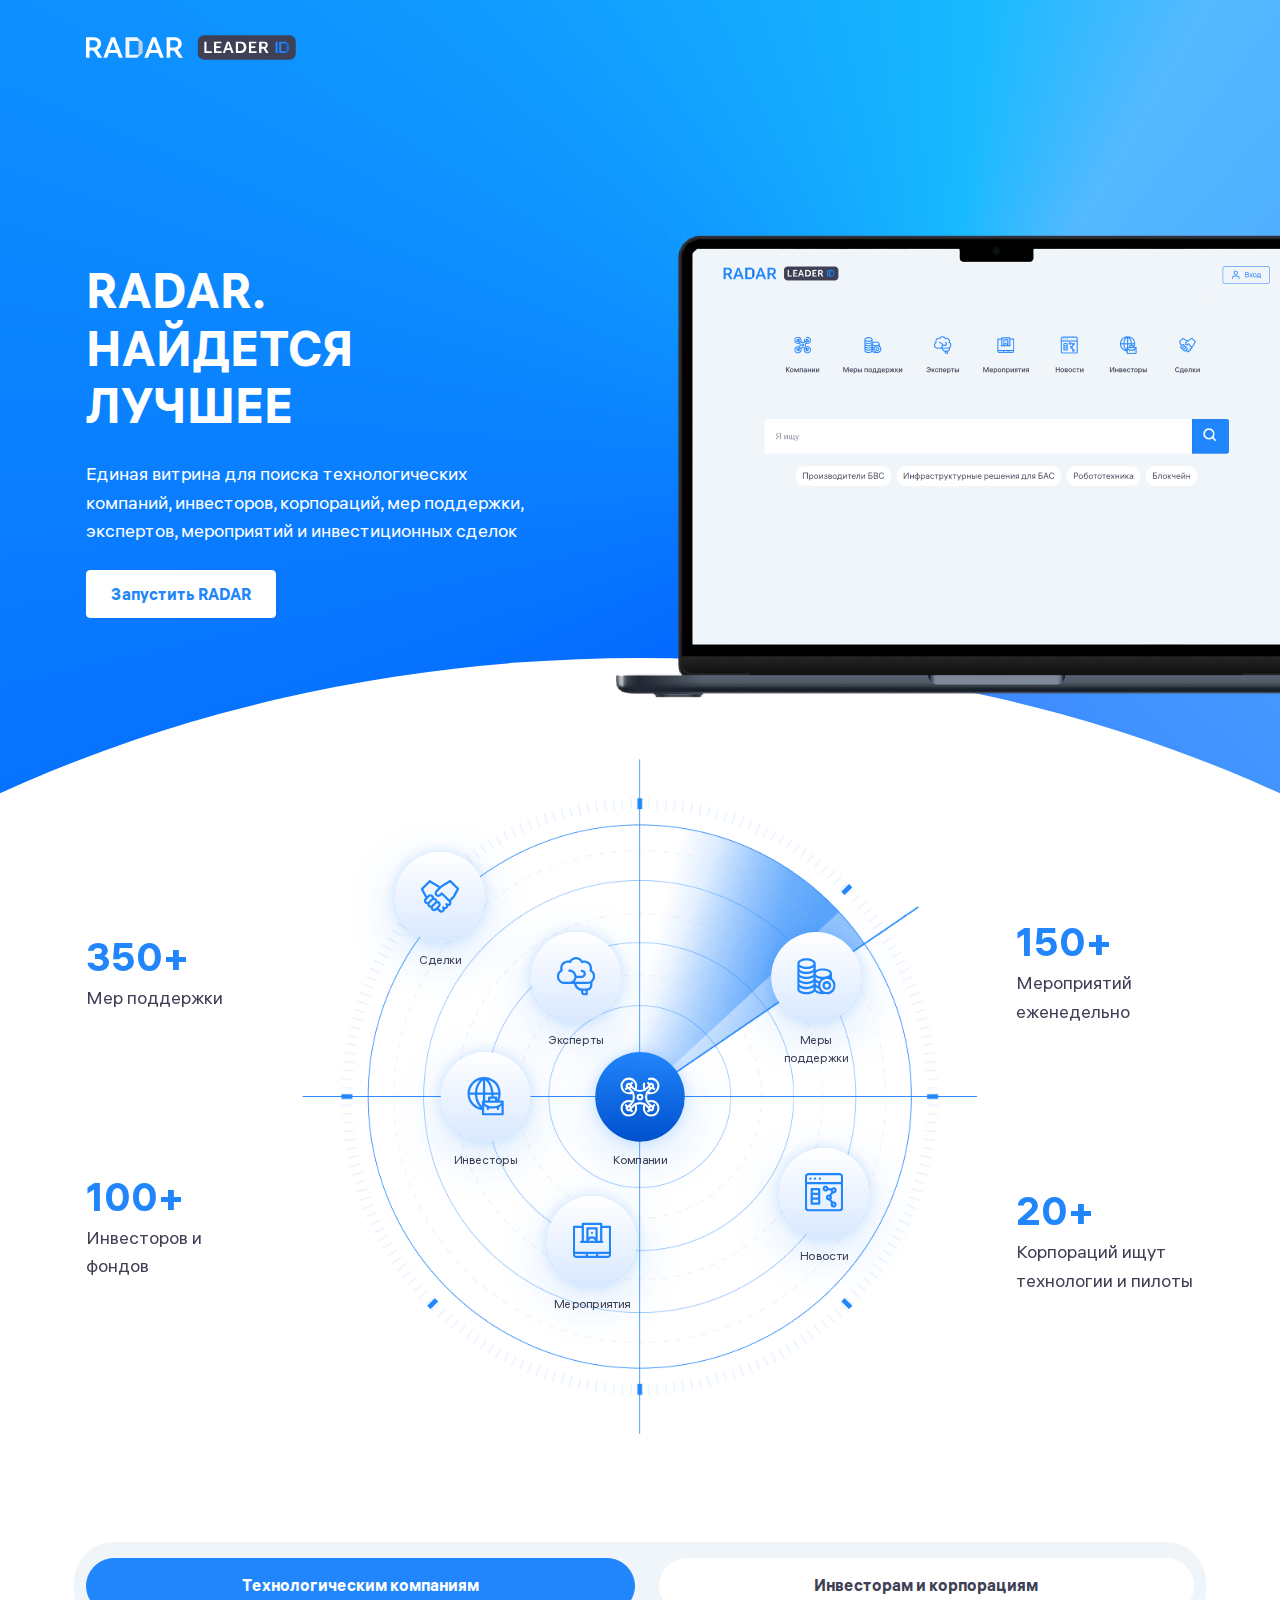
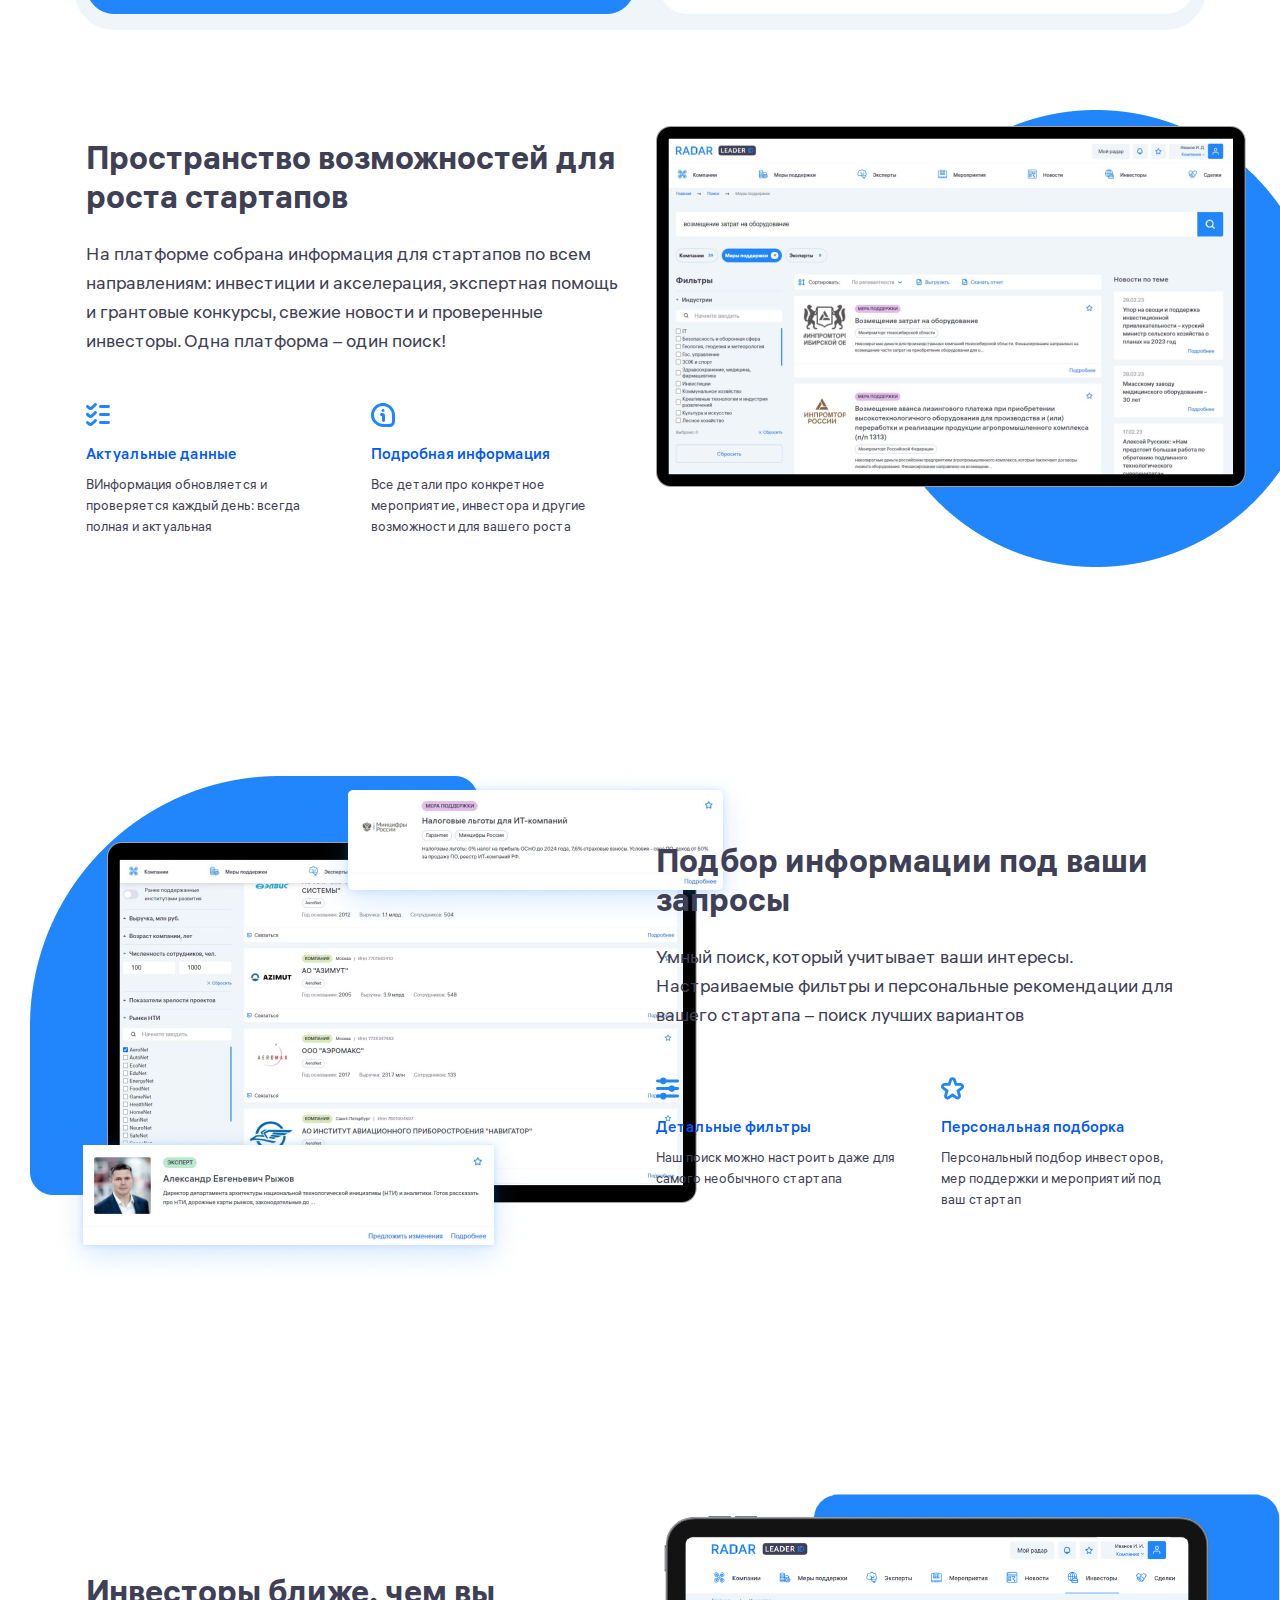
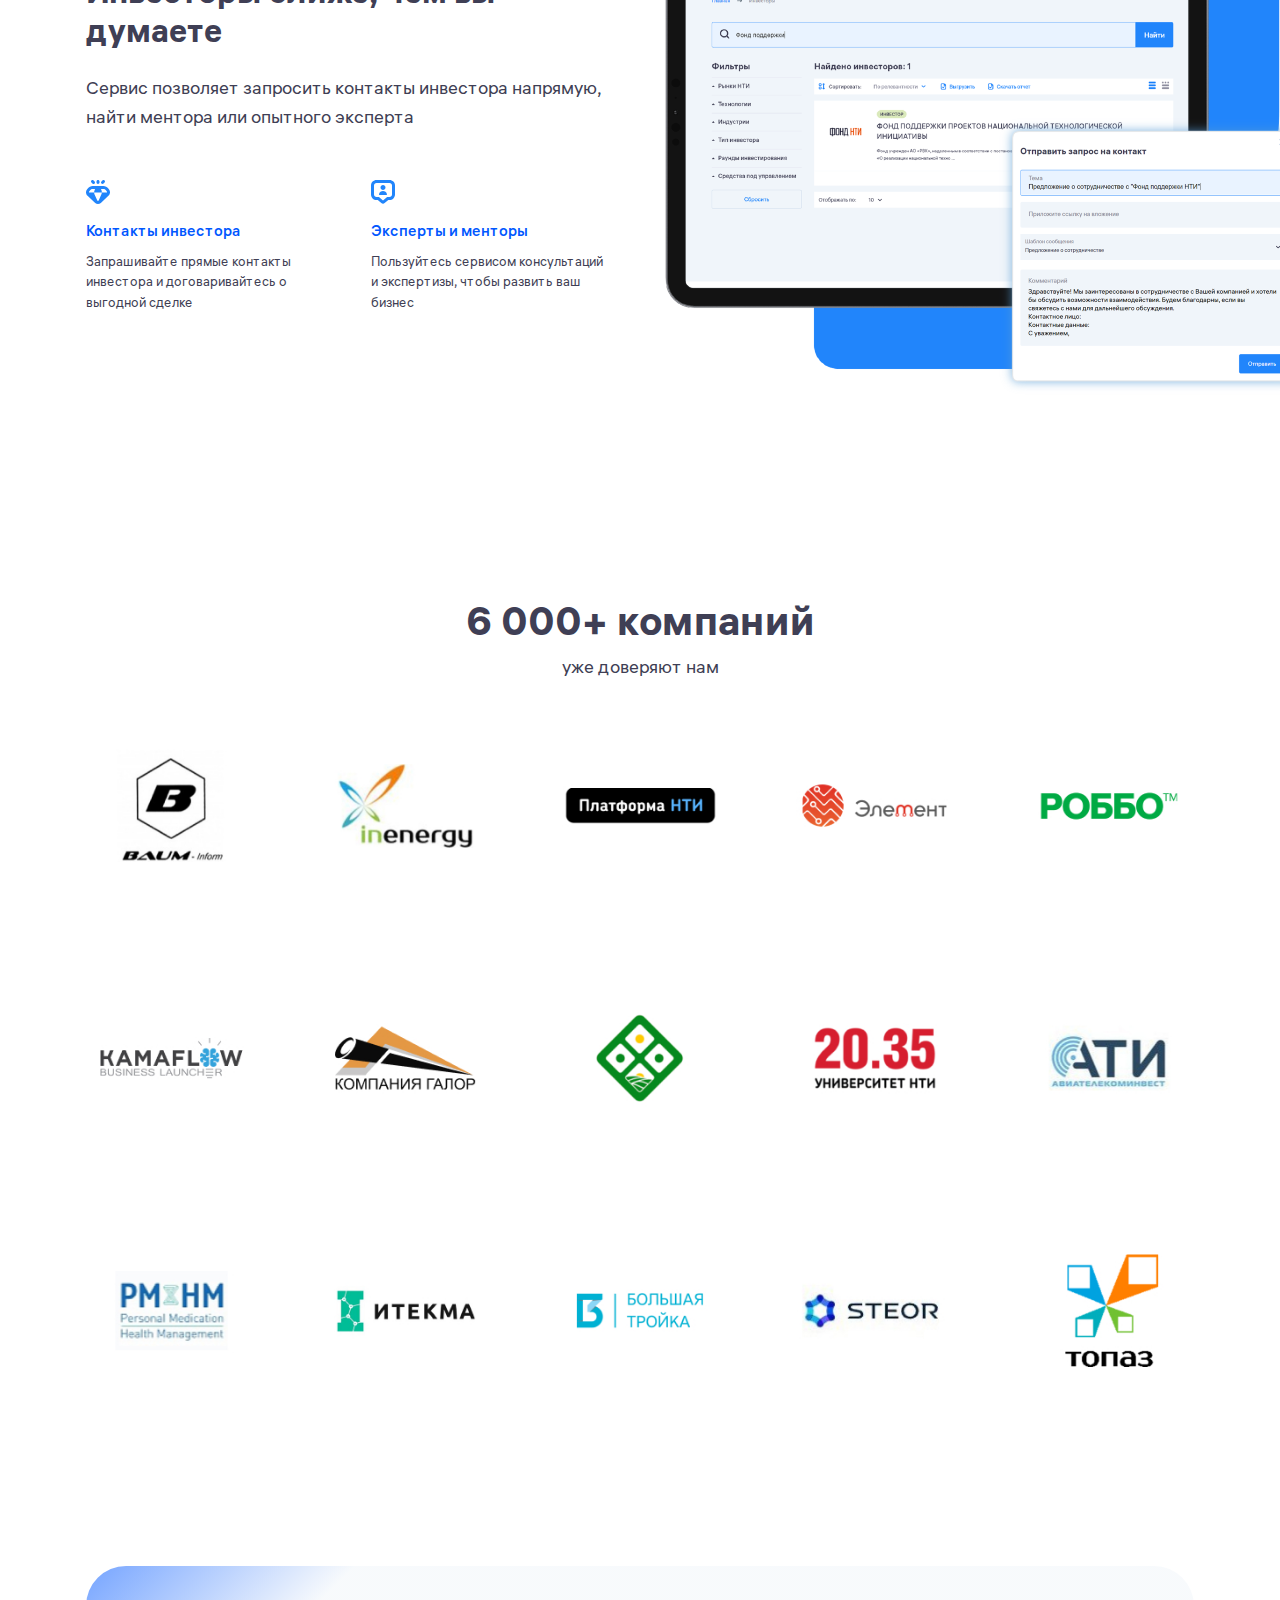
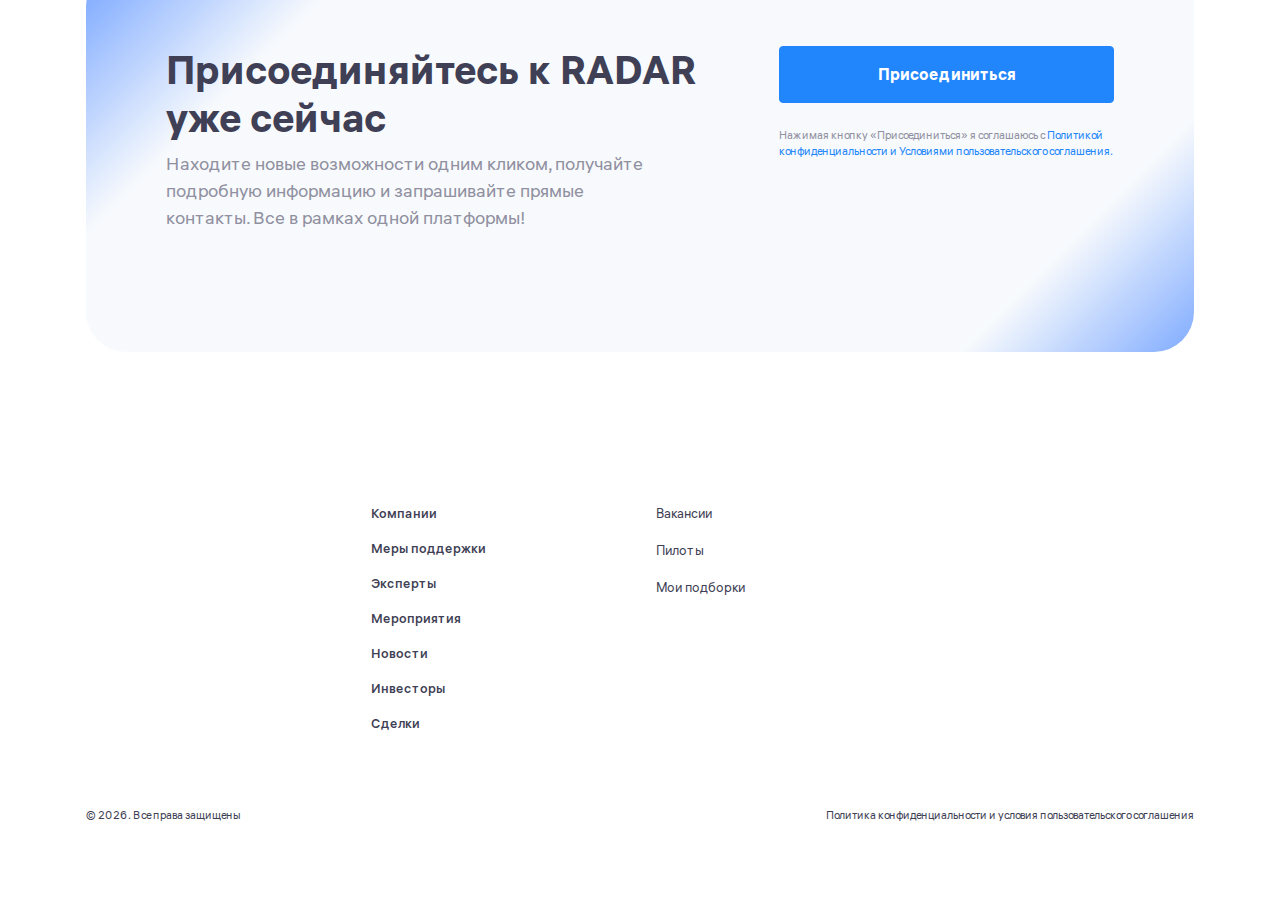
<file: public/index.html>
<!DOCTYPE html>
<html lang="ru">
	<head>
		<meta charset="utf-8">
		<title>Главная</title>
		<meta name="description" content="о чем страница">
		<meta http-equiv="X-UA-Compatible" content="IE=edge">
		<meta name="viewport" content="width=device-width,initial-scale=1.0,  shrink-to-fit=no">
		<link type="image/ico" href="img/favicon.ico" rel="shortcut icon"><meta name="format-detection" content="telephone=no"> 
		<link href="libs/swiper/swiper-bundle.min.css" rel="stylesheet"/>
		<link href="libs/@fancyapps/ui/fancybox.css" rel="stylesheet"/>
		<link href="css/main.min.css" rel="stylesheet"/>
	</head>
	<body class="main-page" data-bg="main.jpg">
		<div class="main-wrapper">
			<!-- start header-->
			<header class="header" id="header">
				<!-- start top-nav-->
				<div class="top-nav block-with-lazy">
					<div class="container">
						<a class="top-nav__logo" href="https://radar.leader-id.ru/" target="_blank"><img src="img/svg/logo.svg" alt="" loading="lazy"/>
						</a>
					</div>
				</div>
				<!-- end top-nav-->
			</header>
			<!-- end header-->
			<main>
				<!-- start headerBlock-->
				<div class="headerBlock section" id="headerBlock">
					<div class="container">
						<div class="headerBlock__row row">
							<div class="col-lg-6 col-xl-5">
								<h1>RADAR.  <br> НАЙДЕТСЯ ЛУЧШЕЕ</h1>
								<p>Единая витрина для поиска технологических компаний, инвесторов, корпораций, мер поддержки, экспертов, мероприятий и&nbsp;инвестиционных сделок</p>
								<div class="headerBlock__inner-row row">
									<div class="col-sm-auto">
										<a class="headerBlock__btn btn btn-light" href="https://radar.leader-id.ru/" target="_blank">Запустить RADAR
										</a>
									</div>
								</div>
							</div>
							<div class="headerBlock__col col"><img class="img" src="img/headerBlock-img-1-update.png"/>
							</div>
						</div>
					</div>
					<div class="headerBlock__circle">
					</div>
				</div>
				<!-- end headerBlock-->
				<!-- start sAdvantages-->
				<section class="sAdvantages section" id="sAdvantages">
					<div class="container">
						<div class="sAdvantages__row row">
							<div class="col-md-auto">
								<div class="sAdvantages__wrap">
									<div class="sAdvantages__item">
										<h2>350+</h2>
										<p>Мер поддержки</p>
									</div>
									<div class="sAdvantages__item">
										<h2>100+</h2>
										<p>Инвесторов и фондов</p>
									</div>
								</div>
							</div>
							<div class="col d-none d-md-block">
								<div class="sAdvantages__center-wrap">
									<div class="sAdvantages__abs-item">
										<div class="sAdvantages__icon-wrap"><img src="img/radar-1.svg" alt=""/>
										</div>
										<div class="sAdvantages__title">Компании
										</div>
									</div>
									<div class="sAdvantages__abs-item">
										<div class="sAdvantages__icon-wrap"><img src="img/radar-2.svg" alt=""/>
										</div>
										<div class="sAdvantages__title">Инвесторы
										</div>
									</div>
									<div class="sAdvantages__abs-item">
										<div class="sAdvantages__icon-wrap"><img src="img/radar-3.svg" alt=""/>
										</div>
										<div class="sAdvantages__title">Сделки
										</div>
									</div>
									<div class="sAdvantages__abs-item">
										<div class="sAdvantages__icon-wrap"><img src="img/radar-4.svg" alt=""/>
										</div>
										<div class="sAdvantages__title">Эксперты
										</div>
									</div>
									<div class="sAdvantages__abs-item">
										<div class="sAdvantages__icon-wrap"><img src="img/radar-5.svg" alt=""/>
										</div>
										<div class="sAdvantages__title">Меры поддержки
										</div>
									</div>
									<div class="sAdvantages__abs-item">
										<div class="sAdvantages__icon-wrap"><img src="img/radar-6.svg" alt=""/>
										</div>
										<div class="sAdvantages__title">Новости
										</div>
									</div>
									<div class="sAdvantages__abs-item">
										<div class="sAdvantages__icon-wrap"><img src="img/radar-7.svg" alt=""/>
										</div>
										<div class="sAdvantages__title">Мероприятия
										</div>
									</div><img class="radar" src="img/sAdvantages-img-1-new.png" alt="" loading="lazy"/>
								</div>
							</div>
							<div class="col-md-auto">
								<div class="sAdvantages__wrap">
									<div class="sAdvantages__item">
										<h2>150+</h2>
										<p>Мероприятий еженедельно</p>
									</div>
									<div class="sAdvantages__item">
										<h2>20+</h2>
										<p>Корпораций ищут технологии и пилоты</p>
									</div>
								</div>
							</div>
						</div>
					</div>
				</section>
				<!-- end sAdvantages-->
				<!-- start sInfo-->
				<section class="sInfo section" id="sInfo">
					<div class="container">
						<div class="tabs">
							<div class="tabs__caption">
								<div class="tabs__btn active">Технологическим компаниям</div>
								<div class="tabs__btn">Инвесторам и корпорациям</div>
							</div>
							<div class="tabs__wrap">
								<div class="tabs__content active">
												<div class="sInfo__row row">
													<div class="col-lg-6">
														<h3>Пространство возможностей для роста стартапов</h3>
														<p>На платформе собрана информация для стартапов по всем направлениям: инвестиции и акселерация, экспертная помощь и грантовые конкурсы, свежие новости и проверенные инвесторы. Одна платформа – один поиск!</p>
														<div class="sInfo__inner-row row">
																		<div class="col-sm-6">
																			<div class="sInfo__item"><img src="img/svg/sInfo-icon-1.svg" alt="" loading="lazy"/>
																				<div class="sInfo__title">Актуальные данные
																				</div>
																				<div class="sInfo__text">ВИнформация обновляется и проверяется каждый день: всегда полная и актуальная
																				</div>
																			</div>
																		</div>
																		<div class="col-sm-6">
																			<div class="sInfo__item"><img src="img/svg/sInfo-icon-2.svg" alt="" loading="lazy"/>
																				<div class="sInfo__title">Подробная информация
																				</div>
																				<div class="sInfo__text">Все детали про конкретное мероприятие, инвестора и другие возможности для вашего роста
																				</div>
																			</div>
																		</div>
														</div>
													</div>
													<div class="col-lg-6"><img class="side-img" src="img/sInfo-img-new-1.png" alt="" loading="lazy"/>
													</div>
												</div>
												<div class="sInfo__row row">
													<div class="col-lg-6">
														<h3>Подбор информации под ваши запросы</h3>
														<p>Умный поиск, который учитывает ваши интересы. Настраиваемые фильтры и персональные рекомендации для вашего стартапа – поиск лучших вариантов</p>
														<div class="sInfo__inner-row row">
																		<div class="col-sm-6">
																			<div class="sInfo__item"><img src="img/svg/sInfo-icon-3.svg" alt="" loading="lazy"/>
																				<div class="sInfo__title">Детальные фильтры
																				</div>
																				<div class="sInfo__text">Наш поиск можно настроить даже для самого необычного стартапа
																				</div>
																			</div>
																		</div>
																		<div class="col-sm-6">
																			<div class="sInfo__item"><img src="img/svg/sInfo-icon-4.svg" alt="" loading="lazy"/>
																				<div class="sInfo__title">Персональная подборка
																				</div>
																				<div class="sInfo__text">Персональный подбор инвесторов, мер поддержки и мероприятий под ваш стартап
																				</div>
																			</div>
																		</div>
														</div>
													</div>
													<div class="col-lg-6"><img class="side-img" src="img/sInfo-img-new-2.png" alt="" loading="lazy"/>
													</div>
												</div>
												<div class="sInfo__row row">
													<div class="col-lg-6">
														<h3>Инвесторы ближе, чем вы думаете</h3>
														<p>Сервис позволяет запросить контакты инвестора напрямую, найти ментора или опытного эксперта</p>
														<div class="sInfo__inner-row row">
																		<div class="col-sm-6">
																			<div class="sInfo__item"><img src="img/svg/sInfo-icon-5.svg" alt="" loading="lazy"/>
																				<div class="sInfo__title">Контакты инвестора
																				</div>
																				<div class="sInfo__text">Запрашивайте прямые контакты инвестора и договаривайтесь о выгодной сделке
																				</div>
																			</div>
																		</div>
																		<div class="col-sm-6">
																			<div class="sInfo__item"><img src="img/svg/sInfo-icon-6.svg" alt="" loading="lazy"/>
																				<div class="sInfo__title">Эксперты и менторы
																				</div>
																				<div class="sInfo__text">Пользуйтесь сервисом консультаций и экспертизы, чтобы развить ваш бизнес
																				</div>
																			</div>
																		</div>
														</div>
													</div>
													<div class="col-lg-6"><img class="side-img" src="img/sInfo-img-new-3.png" alt="" loading="lazy"/>
													</div>
												</div>
								</div>
								<div class="tabs__content">
												<div class="sInfo__row row">
													<div class="col-lg-6">
														<h3>Единая витрина стартапов с&nbsp;самой полной информацией</h3>
														<p>На нашей платформе вы найдёте проверенную и полную информацию по всем стартапам, изложенную подробно и чётко</p>
														<div class="sInfo__inner-row row">
																		<div class="col-sm-6">
																			<div class="sInfo__item"><img src="img/svg/sInfo-icon-1.svg" alt="" loading="lazy"/>
																				<div class="sInfo__title">Актуальные данные
																				</div>
																				<div class="sInfo__text">Информация обновляется и проверяется каждый день: всегда полная и актуальная
																				</div>
																			</div>
																		</div>
																		<div class="col-sm-6">
																			<div class="sInfo__item"><img src="img/svg/sInfo-icon-2.svg" alt="" loading="lazy"/>
																				<div class="sInfo__title">Единое место
																				</div>
																				<div class="sInfo__text">Собрали в едином месте самое полное количество стартапов из официальных реестров России
																				</div>
																			</div>
																		</div>
														</div>
													</div>
													<div class="col-lg-6"><img class="side-img" src="img/sInfo-img-new-1.png" alt="" loading="lazy"/>
													</div>
												</div>
												<div class="sInfo__row row">
													<div class="col-lg-6">
														<h3>Простая структура данных и&nbsp;подробная информация</h3>
														<p>Расскажем чем конкретно занимается каждый стартап, в&nbsp;чем преимущества его продукта и&nbsp;команды. А&nbsp;также, покажем его технологии, патенты и&nbsp;30+&nbsp;других параметров</p>
														<div class="sInfo__inner-row row">
																		<div class="col-sm-6">
																			<div class="sInfo__item"><img src="img/svg/sInfo-icon-3.svg" alt="" loading="lazy"/>
																				<div class="sInfo__title">Детали в фокусе
																				</div>
																				<div class="sInfo__text">Получите полную информацию о стартапе для принятия взвешенного решения
																				</div>
																			</div>
																		</div>
																		<div class="col-sm-6">
																			<div class="sInfo__item"><img src="img/svg/sInfo-icon-4.svg" alt="" loading="lazy"/>
																				<div class="sInfo__title">Понятная стуктура
																				</div>
																				<div class="sInfo__text">Мы упростили поиск, сделав его за вас: теперь все данные хранятся в единой базе и доступны по одному клику
																				</div>
																			</div>
																		</div>
														</div>
													</div>
													<div class="col-lg-6"><img class="side-img" src="img/sInfo-img-new-2.png" alt="" loading="lazy"/>
													</div>
												</div>
												<div class="sInfo__row row">
													<div class="col-lg-6">
														<h3>Находите то, что вы хотели.  Используйте то, что вам полезно</h3>
														<p>Используйте воронку фильтров, чтобы отсеять лишнюю информацию и&nbsp;сконцентрироваться на&nbsp;важном, а&nbsp;умный поиск платформы предложит вам подходящие варианты точечно под необходимую технологию, сферу или другую задачу</p>
														<div class="sInfo__inner-row row">
																		<div class="col-sm-6">
																			<div class="sInfo__item"><img src="img/svg/sInfo-icon-5.svg" alt="" loading="lazy"/>
																				<div class="sInfo__title">Подробные фильтры
																				</div>
																				<div class="sInfo__text">Каким бы сложным ни был ваш запрос, поисковая система предложит вам наилучшие варианты
																				</div>
																			</div>
																		</div>
																		<div class="col-sm-6">
																			<div class="sInfo__item"><img src="img/svg/sInfo-icon-6.svg" alt="" loading="lazy"/>
																				<div class="sInfo__title">Персональная подборка
																				</div>
																				<div class="sInfo__text">Подберем стартапы для инвестиций под ваш уникальный запрос
																				</div>
																			</div>
																		</div>
														</div>
													</div>
													<div class="col-lg-6"><img class="side-img" src="img/sInfo-img-new-3.png" alt="" loading="lazy"/>
													</div>
												</div>
								</div>
							</div>
						</div>
					</div>
				</section>
				<!-- end sInfo-->
				<!-- start sLogos-->
				<section class="sLogos section" id="sLogos">
					<div class="container">
						<div class="section-title text-center">
							<h2>6 000+ компаний</h2>
							<p> уже доверяют нам</p>
						</div>
						<div class="sLogos__row row">
							<div class="sLogos__col col-lg col-md-3 col-sm-4 col-6"><img src="img/logo-1.jpg" alt="" loading="lazy"/>
							</div>
							<div class="sLogos__col col-lg col-md-3 col-sm-4 col-6"><img src="img/logo-2.jpg" alt="" loading="lazy"/>
							</div>
							<div class="sLogos__col col-lg col-md-3 col-sm-4 col-6"><img src="img/logo-3.jpg" alt="" loading="lazy"/>
							</div>
							<div class="sLogos__col col-lg col-md-3 col-sm-4 col-6"><img src="img/logo-4.jpg" alt="" loading="lazy"/>
							</div>
							<div class="sLogos__col col-lg col-md-3 col-sm-4 col-6"><img src="img/logo-5.jpg" alt="" loading="lazy"/>
							</div>
							<div class="sLogos__col col-lg col-md-3 col-sm-4 col-6"><img src="img/logo-6.jpg" alt="" loading="lazy"/>
							</div>
							<div class="sLogos__col col-lg col-md-3 col-sm-4 col-6"><img src="img/logo-7.jpg" alt="" loading="lazy"/>
							</div>
							<div class="sLogos__col col-lg col-md-3 col-sm-4 col-6"><img src="img/logo-8.jpg" alt="" loading="lazy"/>
							</div>
							<div class="sLogos__col col-lg col-md-3 col-sm-4 col-6"><img src="img/logo-9.jpg" alt="" loading="lazy"/>
							</div>
							<div class="sLogos__col col-lg col-md-3 col-sm-4 col-6"><img src="img/logo-10.jpg" alt="" loading="lazy"/>
							</div>
							<div class="sLogos__col col-lg col-md-3 col-sm-4 col-6"><img src="img/logo-11.jpg" alt="" loading="lazy"/>
							</div>
							<div class="sLogos__col col-lg col-md-3 col-sm-4 col-6"><img src="img/logo-12.jpg" alt="" loading="lazy"/>
							</div>
							<div class="sLogos__col col-lg col-md-3 col-sm-4 col-6"><img src="img/logo-13.jpg" alt="" loading="lazy"/>
							</div>
							<div class="sLogos__col col-lg col-md-3 col-sm-4 col-6"><img src="img/logo-14.jpg" alt="" loading="lazy"/>
							</div>
							<div class="sLogos__col col-lg col-md-3 col-sm-4 col-6"><img src="img/logo-15.jpg" alt="" loading="lazy"/>
							</div>
						</div>
					</div>
				</section>
				<!-- end sLogos-->
				<!-- start sJoin-->
				<section class="sJoin section" id="sJoin">
					<div class="container">
						<div class="sJoin__inner">
							<div class="sJoin__row row">
								<div class="col">
									<div class="section-title">
										<h2>Присоединяйтесь к&nbsp;RADAR уже сейчас</h2>
										<p>Находите новые возможности одним кликом, получайте подробную информацию и&nbsp;запрашивайте прямые контакты. Все в&nbsp;рамках одной платформы!</p>
									</div>
								</div>
								<div class="sJoin__col col-lg-auto">
									<a class="sJoin__btn btn btn-primary" href="#">Присоединиться
									</a>
									<div class="sJoin__policy">Нажимая кнопку &laquo;Присоединиться&raquo; я&nbsp;соглашаюсь с&nbsp;<a href="https://cloud.nti.work/index.php/s/KLxQqSJow3y7c42" target="_blank">Политикой конфиденциальности и&nbsp;Условиями пользовательского соглашения.</a>
									</div>
								</div>
							</div>
						</div>
					</div>
				</section>
				<!-- end sJoin-->
			</main>
			<footer class="footer section">
				<div class="container">
					<div class="footer__row row">
						<div class="col-sm-4 col-lg-3">
							<a class="footer__logo" href="/"><img src="img/svg/logo2.svg" alt="" loading="lazy"/>
							</a>
						</div>
						<div class="col-6 col-sm-auto col-xl-3">
							<ul>
								<li><a href="https://radar.leader-id.ru/companies"> Компании</a></li>
								<li><a href="https://radar.leader-id.ru/measure"> Меры поддержки</a></li>
								<li><a href="https://radar.leader-id.ru/experts"> Эксперты</a></li>
								<li><a href="https://radar.leader-id.ru/event"> Мероприятия</a></li>
								<li><a href="https://radar.leader-id.ru/news"> Новости</a></li>
								<li><a href="https://radar.leader-id.ru/investor"> Инвесторы</a></li>
								<li><a href="https://radar.leader-id.ru/deal"> Сделки</a></li>
							</ul>
						</div>
						<div class="col-6 col-sm-auto">
							<ul class="footer__secondary-list">
								<li><a href="https://pt.2035.university/vacancy" rel="noreferrer" target="_blank"> Вакансии</a></li>
								<li><a href="https://radar.leader-id.ru/pilot" draggable="false"> Пилоты</a></li>
								<li><a href="https://radar.leader-id.ru/compilation" draggable="false">Мои подборки</a></li>
							</ul>
						</div>
					</div>
					<div class="footer__inner-row row">
						<div class="col-sm">
							<p>©  <span class="footer__year">2023</span>. Все права защищены </p>
						</div>
						<div class="col-sm-auto"><a href="https://cloud.nti.work/index.php/s/KLxQqSJow3y7c42" target="_blank">Политика конфиденциальности и условия пользовательского соглашения</a></div>
					</div>
				</div>
			</footer>
		</div>
		<!--  start modals-->
		<div id="modal-call" style="display: none">
			<div class="modal-win">
				<div class="form-wrap">
					<form>
						<div class="text-center">
							<div class="form-wrap__title form-data h3 ttu">Обратный звонок
							</div>
							<p class="after-headline">Заполните заявку и&nbsp;мы&nbsp;с&nbsp;Вами свяжемся в&nbsp;течение 15&nbsp;минут</p>
						</div>
						<div class="form-wrap__input-wrap form-group"><input class="form-wrap__input form-control" name="text" type="text" placeholder="Ваше Имя" required="required"/> 
						</div>
						<!-- +e.input-wrap-->
						<button class="form-wrap__btn btn" type="submit"> 
						</button>
						<div class="form-wrap__policy">Нажимая кнопку «Присоединиться» я соглашаюсь с <a href="#">Положением о персональных данных и конфиденциальности.</a>
						</div>
					</form>
				</div>
			</div>
		</div>
		<!-- #modal-call-->
		<!-- end modals-->
		<script src="libs/jquery/jquery.min.js"></script>
		<script src="libs/@fancyapps/ui/fancybox.umd.js"> </script>
		<script src="libs/swiper/swiper-bundle.min.js"> </script>
		<script src="libs/inputmask/inputmask.min.js"> </script>
		<script src="js/common.js"></script>
	</body>
</html>
</file>
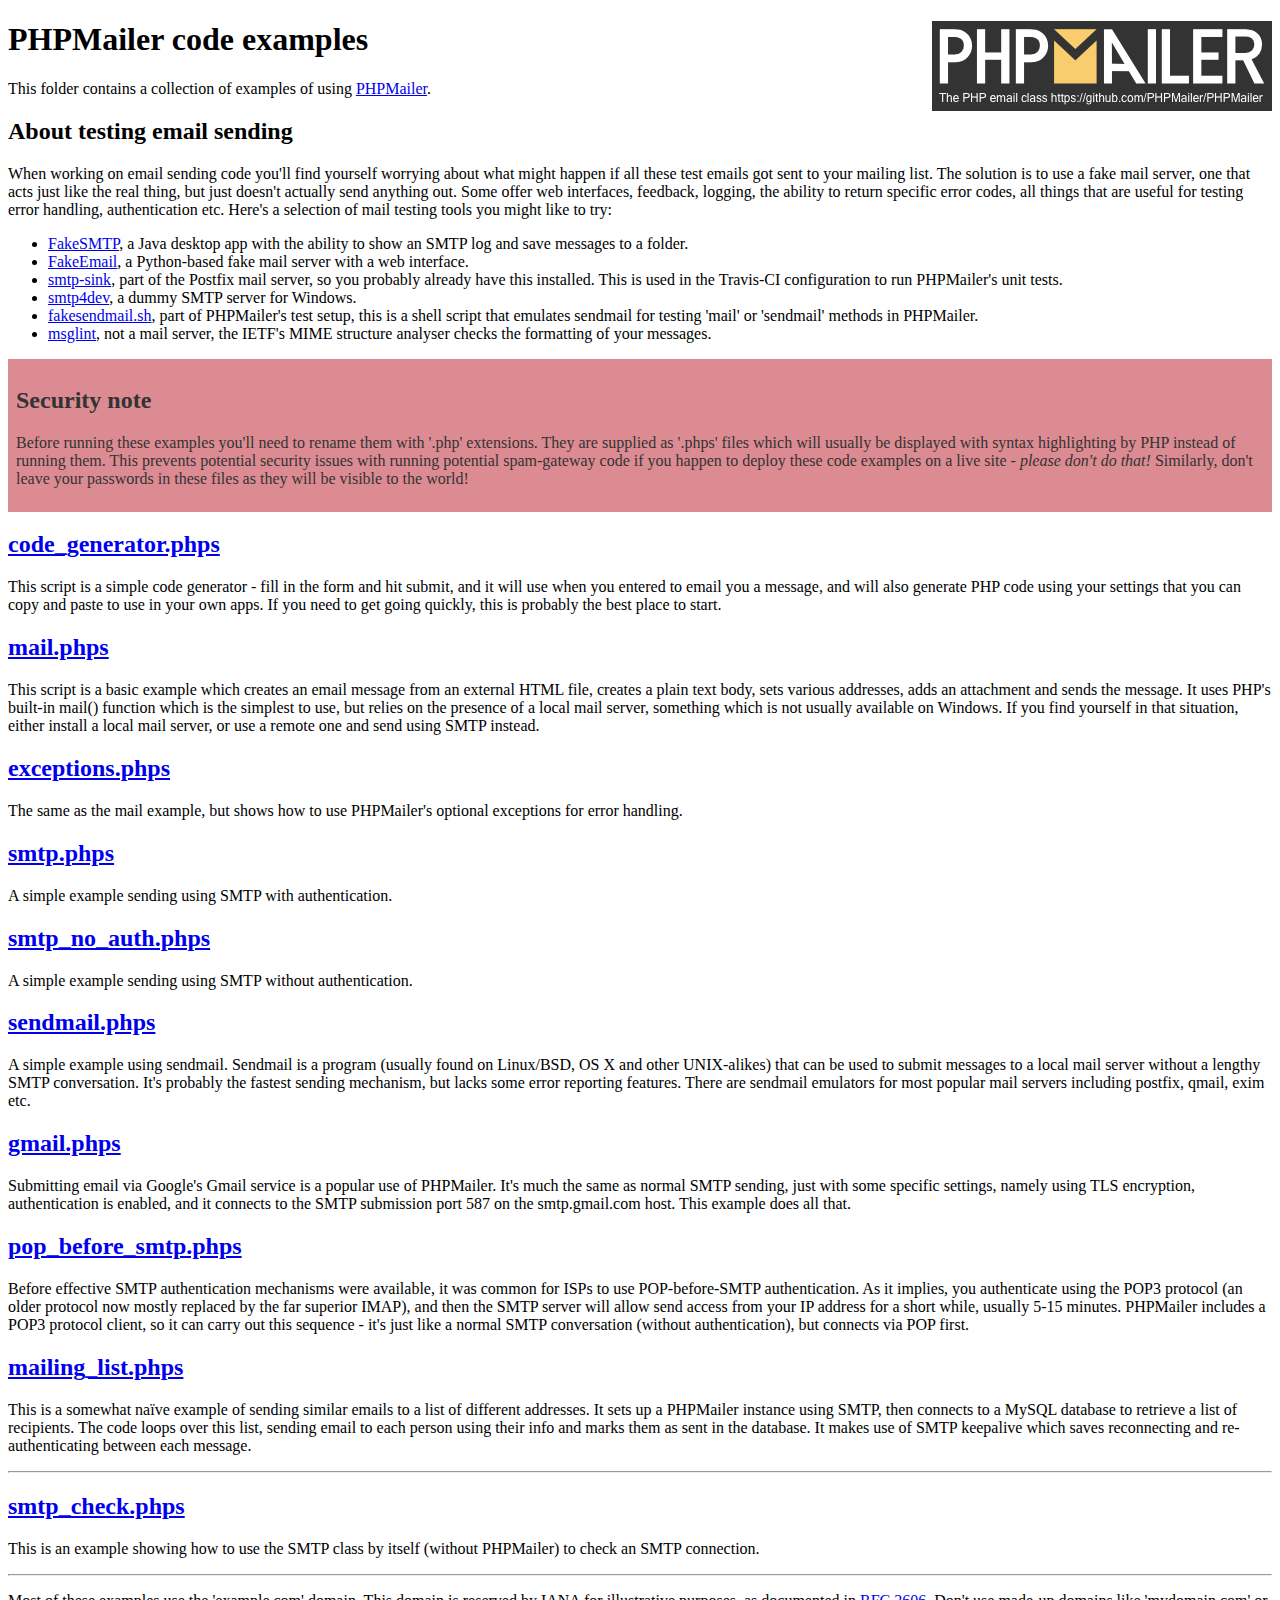
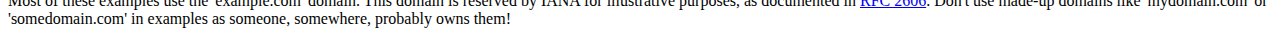
<file: public/vendor/phpmailer/phpmailer/examples/index.html>
<!DOCTYPE html>
<html>
<head>
	<meta charset="UTF-8">
	<title>PHPMailer Examples</title>
</head>
<body>
<h1>PHPMailer code examples<a href="https://github.com/PHPMailer/PHPMailer"><img src="images/phpmailer.png" style="float:right; border:0;" alt="PHPMailer logo"></a></h1>
<p>This folder contains a collection of examples of using <a href="https://github.com/PHPMailer/PHPMailer">PHPMailer</a>.</p>
<h2>About testing email sending</h2>
<p>When working on email sending code you'll find yourself worrying about what might happen if all these test emails got sent to your mailing list. The solution is to use a fake mail server, one that acts just like the real thing, but just doesn't actually send anything out. Some offer web interfaces, feedback, logging, the ability to return specific error codes, all things that are useful for testing error handling, authentication etc. Here's a selection of mail testing tools you might like to try:</p>
<ul>
  <li><a href="https://github.com/Nilhcem/FakeSMTP">FakeSMTP</a>, a Java desktop app with the ability to show an SMTP log and save messages to a folder. </li>
  <li><a href="https://github.com/isotoma/FakeEmail">FakeEmail</a>, a Python-based fake mail server with a web interface.</li>
  <li><a href="http://www.postfix.org/smtp-sink.1.html">smtp-sink</a>, part of the Postfix mail server, so you probably already have this installed. This is used in the Travis-CI configuration to run PHPMailer's unit tests.</li>
  <li><a href="http://smtp4dev.codeplex.com">smtp4dev</a>, a dummy SMTP server for Windows.</li>
  <li><a href="https://github.com/PHPMailer/PHPMailer/blob/master/test/fakesendmail.sh">fakesendmail.sh</a>, part of PHPMailer's test setup, this is a shell script that emulates sendmail for testing 'mail' or 'sendmail' methods in PHPMailer.</li>
  <li><a href="http://tools.ietf.org/tools/msglint/">msglint</a>, not a mail server, the IETF's MIME structure analyser checks the formatting of your messages.</li>
</ul>
<div style="padding: 8px; color: #333333; background-color: #dc8b92">
<h2>Security note</h2>
<p>Before running these examples you'll need to rename them with '.php' extensions. They are supplied as '.phps' files which will usually be displayed with syntax highlighting by PHP instead of running them. This prevents potential security issues with running potential spam-gateway code if you happen to deploy these code examples on a live site - <em>please don't do that!</em> Similarly, don't leave your passwords in these files as they will be visible to the world!</p>
</div>
<h2><a href="code_generator.phps">code_generator.phps</a></h2>
<p>This script is a simple code generator - fill in the form and hit submit, and it will use when you entered to email you a message, and will also generate PHP code using your settings that you can copy and paste to use in your own apps. If you need to get going quickly, this is probably the best place to start.</p>
<h2><a href="mail.phps">mail.phps</a></h2>
<p>This script is a basic example which creates an email message from an external HTML file, creates a plain text body, sets various addresses, adds an attachment and sends the message. It uses PHP's built-in mail() function which is the simplest to use, but relies on the presence of a local mail server, something which is not usually available on Windows. If you find yourself in that situation, either install a local mail server, or use a remote one and send using SMTP instead.</p>
<h2><a href="exceptions.phps">exceptions.phps</a></h2>
<p>The same as the mail example, but shows how to use PHPMailer's optional exceptions for error handling.</p>
<h2><a href="smtp.phps">smtp.phps</a></h2>
<p>A simple example sending using SMTP with authentication.</p>
<h2><a href="smtp_no_auth.phps">smtp_no_auth.phps</a></h2>
<p>A simple example sending using SMTP without authentication.</p>
<h2><a href="sendmail.phps">sendmail.phps</a></h2>
<p>A simple example using sendmail. Sendmail is a program (usually found on Linux/BSD, OS X and other UNIX-alikes) that can be used to submit messages to a local mail server without a lengthy SMTP conversation. It's probably the fastest sending mechanism, but lacks some error reporting features. There are sendmail emulators for most popular mail servers including postfix, qmail, exim etc.</p>
<h2><a href="gmail.phps">gmail.phps</a></h2>
<p>Submitting email via Google's Gmail service is a popular use of PHPMailer. It's much the same as normal SMTP sending, just with some specific settings, namely using TLS encryption, authentication is enabled, and it connects to the SMTP submission port 587 on the smtp.gmail.com host. This example does all that.</p>
<h2><a href="pop_before_smtp.phps">pop_before_smtp.phps</a></h2>
<p>Before effective SMTP authentication mechanisms were available, it was common for ISPs to use POP-before-SMTP authentication. As it implies, you authenticate using the POP3 protocol (an older protocol now mostly replaced by the far superior IMAP), and then the SMTP server will allow send access from your IP address for a short while, usually 5-15 minutes. PHPMailer includes a POP3 protocol client, so it can carry out this sequence - it's just like a normal SMTP conversation (without authentication), but connects via POP first.</p>
<h2><a href="mailing_list.phps">mailing_list.phps</a></h2>
<p>This is a somewhat naïve example of sending similar emails to a list of different addresses. It sets up a PHPMailer instance using SMTP, then connects to a MySQL database to retrieve a list of recipients. The code loops over this list, sending email to each person using their info and marks them as sent in the database. It makes use of SMTP keepalive which saves reconnecting and re-authenticating between each message.</p>
<hr>
<h2><a href="smtp_check.phps">smtp_check.phps</a></h2>
<p>This is an example showing how to use the SMTP class by itself (without PHPMailer) to check an SMTP connection.</p>
<hr>
<p>Most of these examples use the 'example.com' domain. This domain is reserved by IANA for illustrative purposes, as documented in <a href="http://tools.ietf.org/html/rfc2606">RFC 2606</a>. Don't use made-up domains like 'mydomain.com' or 'somedomain.com' in examples as someone, somewhere, probably owns them!</p>
</body>
</html>
</file>
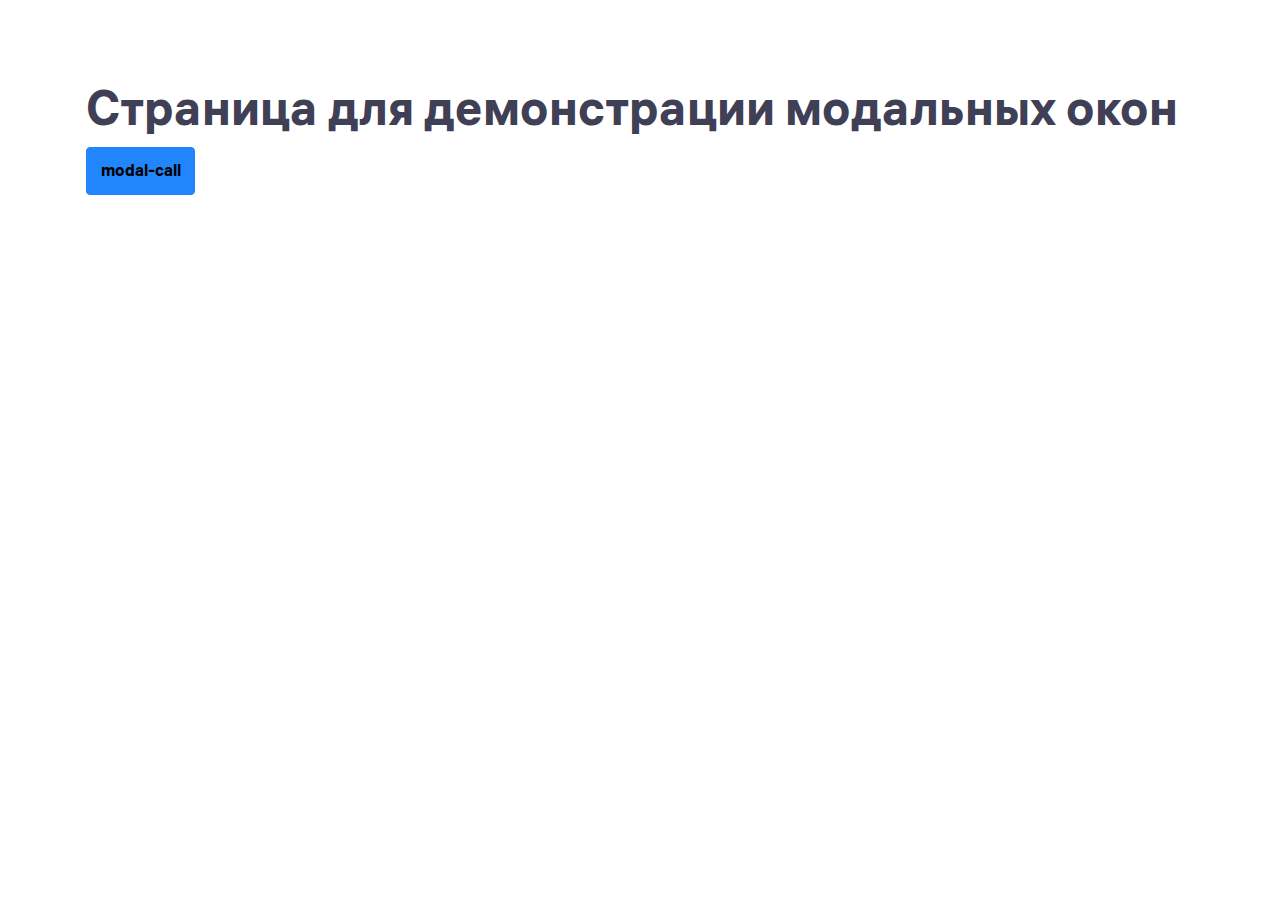
<file: public/00-modal.html>
<!DOCTYPE html>
<html lang="ru">
	<head>
		<meta charset="utf-8">
		<title>Модальные окна</title>
		<meta name="description" content="о чем страница">
		<meta http-equiv="X-UA-Compatible" content="IE=edge">
		<meta name="viewport" content="width=device-width,initial-scale=1.0,  shrink-to-fit=no">
		<link type="image/ico" href="img/favicon.ico" rel="shortcut icon"><meta name="format-detection" content="telephone=no"> 
		<link href="libs/swiper/swiper-bundle.min.css" rel="stylesheet"/>
		<link href="libs/@fancyapps/ui/fancybox.css" rel="stylesheet"/>
		<link href="css/main.min.css" rel="stylesheet"/>
	</head>
	<body>
		<div class="main-wrapper">
			<main>
				<div class="section container">
					<h1>Страница для  демонстрации модальных окон</h1>
					<div class="row">
												<div class="col-auto mb-2"><a class="btn btn-primary" href="#" data-src="modal-call" data-fancybox="modal">modal-call</a></div>
					</div>
				</div>
			</main>
		</div>
		<!--  start modals-->
		<div id="modal-call" style="display: none">
			<div class="modal-win">
				<div class="form-wrap">
					<form>
						<div class="text-center">
							<div class="form-wrap__title form-data h3 ttu">Обратный звонок
							</div>
							<p class="after-headline">Заполните заявку и&nbsp;мы&nbsp;с&nbsp;Вами свяжемся в&nbsp;течение 15&nbsp;минут</p>
						</div>
						<div class="form-wrap__input-wrap form-group"><input class="form-wrap__input form-control" name="text" type="text" placeholder="Ваше Имя" required="required"/> 
						</div>
						<!-- +e.input-wrap-->
						<button class="form-wrap__btn btn" type="submit"> 
						</button>
						<div class="form-wrap__policy">Нажимая кнопку «Присоединиться» я соглашаюсь с <a href="#">Положением о персональных данных и конфиденциальности.</a>
						</div>
					</form>
				</div>
			</div>
		</div>
		<!-- #modal-call-->
		<!-- end modals-->
		<script src="libs/jquery/jquery.min.js"></script>
		<script src="libs/@fancyapps/ui/fancybox.umd.js"> </script>
		<script src="libs/swiper/swiper-bundle.min.js"> </script>
		<script src="libs/inputmask/inputmask.min.js"> </script>
		<script src="js/common.js"></script>
	</body>
</html>
</file>
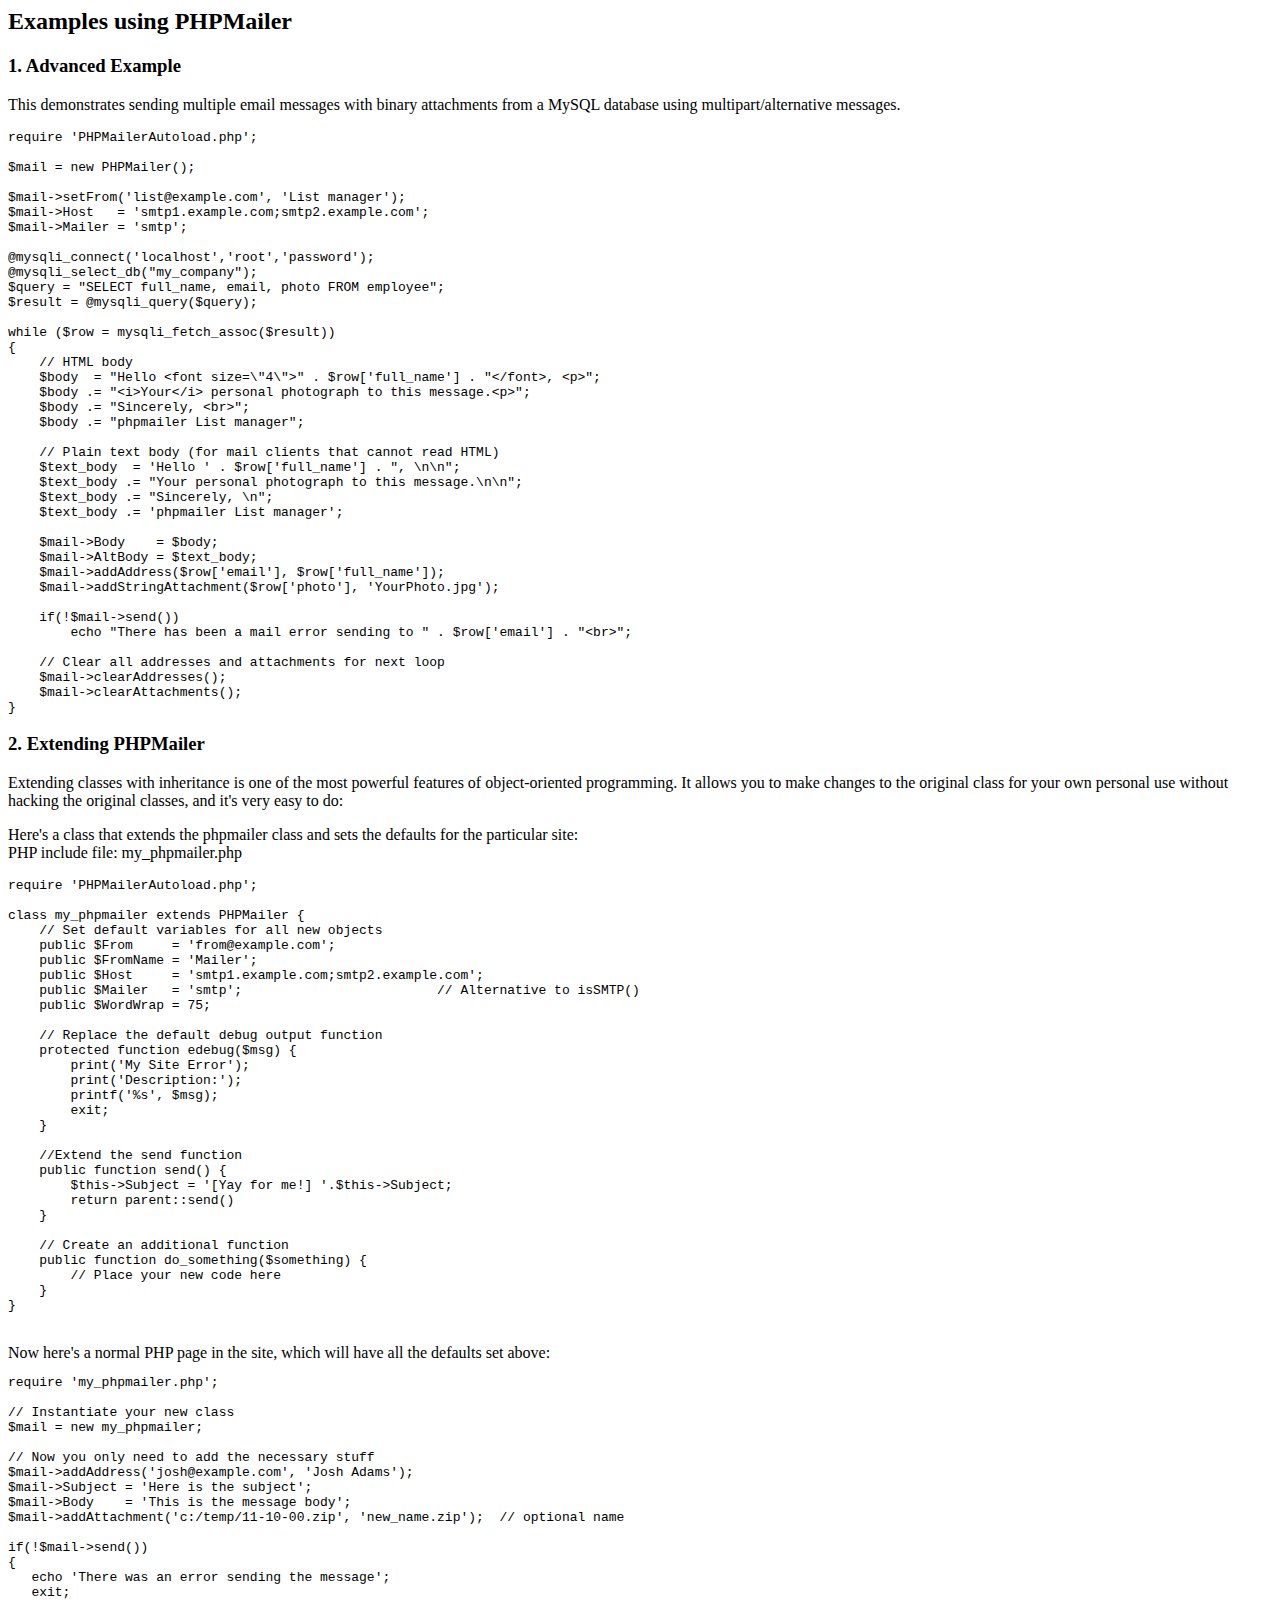
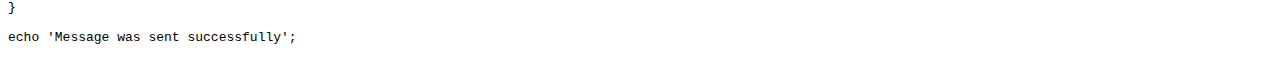
<file: public/vendor/phpmailer/phpmailer/docs/extending.html>
<html>
<head>
<title>Examples using phpmailer</title>
</head>

<body>

<h2>Examples using PHPMailer</h2>

<h3>1. Advanced Example</h3>
<p>

This demonstrates sending multiple email messages with binary attachments
from a MySQL database using multipart/alternative messages.<p>

<pre>
require 'PHPMailerAutoload.php';

$mail = new PHPMailer();

$mail->setFrom('list@example.com', 'List manager');
$mail->Host   = 'smtp1.example.com;smtp2.example.com';
$mail->Mailer = 'smtp';

@mysqli_connect('localhost','root','password');
@mysqli_select_db("my_company");
$query = "SELECT full_name, email, photo FROM employee";
$result = @mysqli_query($query);

while ($row = mysqli_fetch_assoc($result))
{
    // HTML body
    $body  = "Hello &lt;font size=\"4\"&gt;" . $row['full_name'] . "&lt;/font&gt;, &lt;p&gt;";
    $body .= "&lt;i&gt;Your&lt;/i&gt; personal photograph to this message.&lt;p&gt;";
    $body .= "Sincerely, &lt;br&gt;";
    $body .= "phpmailer List manager";

    // Plain text body (for mail clients that cannot read HTML)
    $text_body  = 'Hello ' . $row['full_name'] . ", \n\n";
    $text_body .= "Your personal photograph to this message.\n\n";
    $text_body .= "Sincerely, \n";
    $text_body .= 'phpmailer List manager';

    $mail->Body    = $body;
    $mail->AltBody = $text_body;
    $mail->addAddress($row['email'], $row['full_name']);
    $mail->addStringAttachment($row['photo'], 'YourPhoto.jpg');

    if(!$mail->send())
        echo "There has been a mail error sending to " . $row['email'] . "&lt;br&gt;";

    // Clear all addresses and attachments for next loop
    $mail->clearAddresses();
    $mail->clearAttachments();
}
</pre>
<p>

<h3>2. Extending PHPMailer</h3>
<p>

Extending classes with inheritance is one of the most
powerful features of object-oriented programming. It allows you to make changes to the
original class for your own personal use without hacking the original
classes, and it's very easy to do:

<p>
Here's a class that extends the phpmailer class and sets the defaults
for the particular site:<br>
PHP include file: my_phpmailer.php
<p>

<pre>
require 'PHPMailerAutoload.php';

class my_phpmailer extends PHPMailer {
    // Set default variables for all new objects
    public $From     = 'from@example.com';
    public $FromName = 'Mailer';
    public $Host     = 'smtp1.example.com;smtp2.example.com';
    public $Mailer   = 'smtp';                         // Alternative to isSMTP()
    public $WordWrap = 75;

    // Replace the default debug output function
    protected function edebug($msg) {
        print('My Site Error');
        print('Description:');
        printf('%s', $msg);
        exit;
    }

    //Extend the send function
    public function send() {
        $this->Subject = '[Yay for me!] '.$this->Subject;
        return parent::send()
    }

    // Create an additional function
    public function do_something($something) {
        // Place your new code here
    }
}
</pre>
<br>
Now here's a normal PHP page in the site, which will have all the defaults set above:<br>

<pre>
require 'my_phpmailer.php';

// Instantiate your new class
$mail = new my_phpmailer;

// Now you only need to add the necessary stuff
$mail->addAddress('josh@example.com', 'Josh Adams');
$mail->Subject = 'Here is the subject';
$mail->Body    = 'This is the message body';
$mail->addAttachment('c:/temp/11-10-00.zip', 'new_name.zip');  // optional name

if(!$mail->send())
{
   echo 'There was an error sending the message';
   exit;
}

echo 'Message was sent successfully';
</pre>
</body>
</html>
</file>
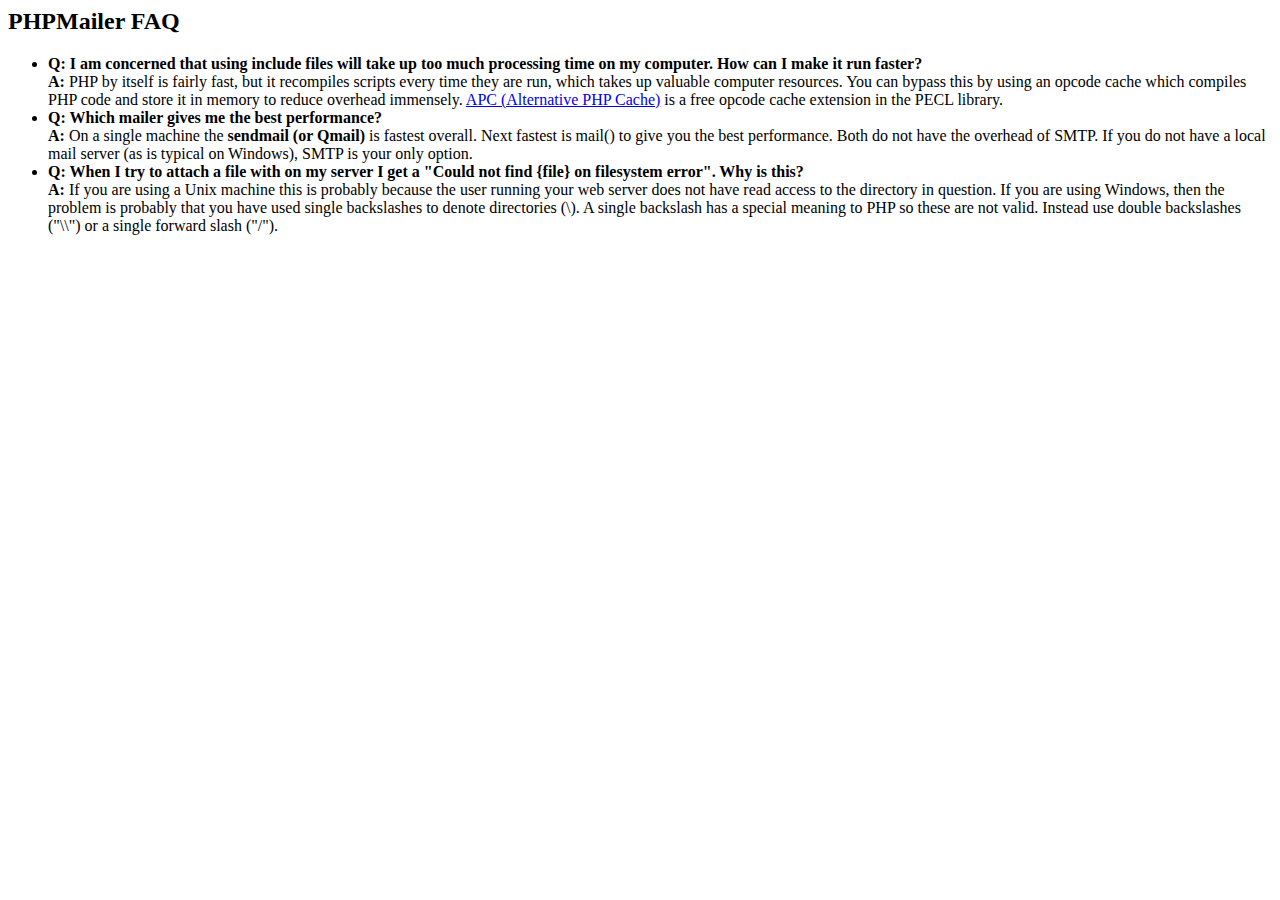
<file: public/vendor/phpmailer/phpmailer/docs/faq.html>
﻿<html>
<head>
<title>PHPMailer FAQ</title>
</head>
<body>
<h2>PHPMailer FAQ</h2>
<ul>
    <li><strong>Q: I am concerned that using include files will take up too much
    processing time on my computer. How can I make it run faster?</strong><br>
    <strong>A:</strong> PHP by itself is fairly fast, but it recompiles scripts every time they are run, which takes up valuable
    computer resources. You can bypass this by using an opcode cache which compiles
    PHP code and store it in memory to reduce overhead immensely. <a href="http://www.php.net/apc/">APC
    (Alternative PHP Cache)</a> is a free opcode cache extension in the PECL library.</li>
    <li><strong>Q: Which mailer gives me the best performance?</strong><br>
    <strong>A:</strong> On a single machine the <strong>sendmail (or Qmail)</strong> is fastest overall.
    Next fastest is mail() to give you the best performance. Both do not have the overhead of SMTP.
    If you do not have a local mail server (as is typical on Windows), SMTP is your only option.</li>
    <li><strong>Q: When I try to attach a file with on my server I get a
    "Could not find {file} on filesystem error". Why is this?</strong><br>
    <strong>A:</strong> If you are using a Unix machine this is probably because the user
    running your web server does not have read access to the directory in question. If you are using Windows,
    then the problem is probably that you have used single backslashes to denote directories (\).
    A single backslash has a special meaning to PHP so these are not
    valid. Instead use double backslashes ("\\") or a single forward
    slash ("/").</li>
</ul>
</body>
</html>
</file>
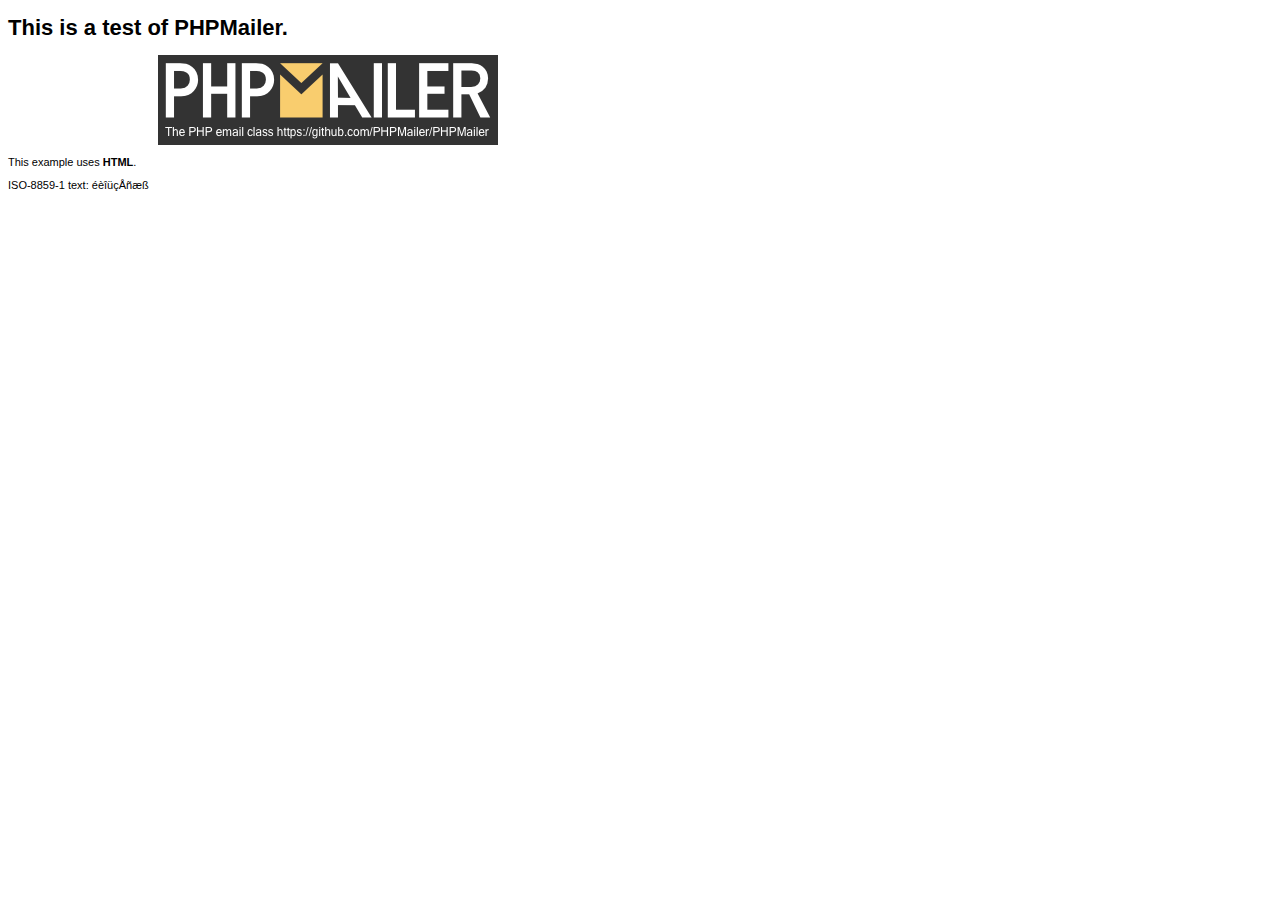
<file: public/vendor/phpmailer/phpmailer/examples/contents.html>
<!DOCTYPE HTML PUBLIC "-//W3C//DTD HTML 4.01 Transitional//EN" "http://www.w3.org/TR/html4/loose.dtd">
<html>
<head>
  <meta http-equiv="Content-Type" content="text/html; charset=iso-8859-1">
  <title>PHPMailer Test</title>
</head>
<body>
<div style="width: 640px; font-family: Arial, Helvetica, sans-serif; font-size: 11px;">
  <h1>This is a test of PHPMailer.</h1>
  <div align="center">
    <a href="https://github.com/PHPMailer/PHPMailer/"><img src="images/phpmailer.png" height="90" width="340" alt="PHPMailer rocks"></a>
  </div>
  <p>This example uses <strong>HTML</strong>.</p>
  <p>ISO-8859-1 text: ���������</p>
</div>
</body>
</html>
</file>
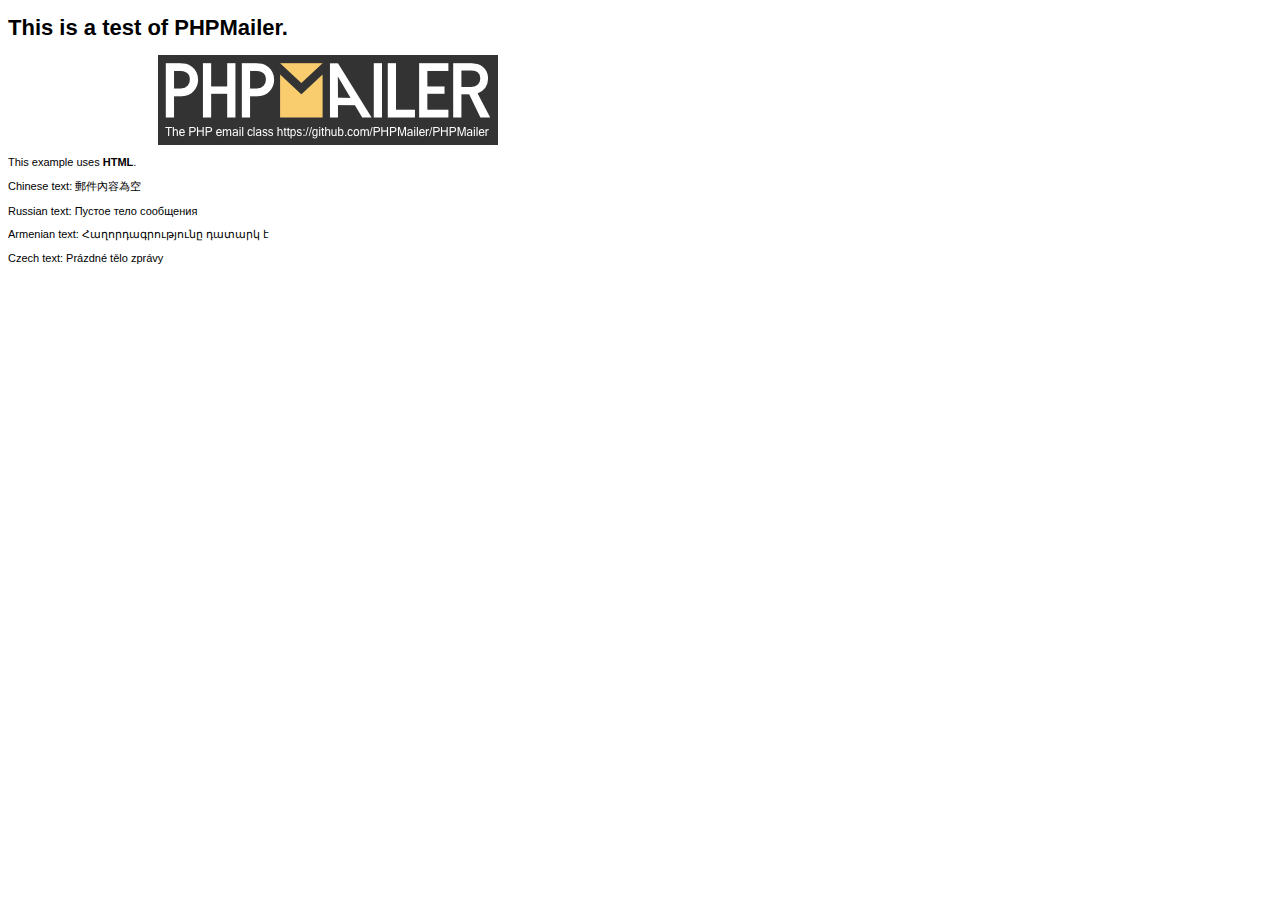
<file: public/vendor/phpmailer/phpmailer/examples/contentsutf8.html>
<!DOCTYPE HTML PUBLIC "-//W3C//DTD HTML 4.01 Transitional//EN" "http://www.w3.org/TR/html4/loose.dtd">
<html>
<head>
  <meta http-equiv="Content-Type" content="text/html; charset=utf-8">
  <title>PHPMailer Test</title>
</head>
<body>
<div style="width: 640px; font-family: Arial, Helvetica, sans-serif; font-size: 11px;">
  <h1>This is a test of PHPMailer.</h1>
  <div align="center">
    <a href="https://github.com/PHPMailer/PHPMailer/"><img src="images/phpmailer.png" height="90" width="340" alt="PHPMailer rocks"></a>
  </div>
  <p>This example uses <strong>HTML</strong>.</p>
  <p>Chinese text: 郵件內容為空</p>
  <p>Russian text: Пустое тело сообщения</p>
  <p>Armenian text: Հաղորդագրությունը դատարկ է</p>
  <p>Czech text: Prázdné tělo zprávy</p>
</div>
</body>
</html>
</file>
<file: public/css/main.min.css>
@charset "UTF-8";@font-face{font-display:swap;font-family:ALSHauss;font-style:normal;font-weight:700;src:url(../fonts/ALSHauss-Bold.woff2) format("woff2")}@font-face{font-display:swap;font-family:ALSHauss;font-style:normal;font-weight:500;src:url(../fonts/ALSHauss-Medium.woff2) format("woff2")}@font-face{font-display:swap;font-family:ALSHauss;font-style:normal;font-weight:400;src:url(../fonts/ALSHauss-Regular.woff2) format("woff2")}.icon{fill:currentColor;display:inline-block;height:1em;width:1em}.icon-basket{font-size:2.4rem;width:.9166666667em}.icon-check{font-size:2.7rem;width:1em}.icon-fb,.icon-instagram{font-size:2.4rem;width:1em}.icon-telegram,.icon-viber{font-size:1.6rem;width:1em}.icon-vk{font-size:2.4rem;width:1em}.icon-whatsapp{font-size:1.6rem;width:1em}:root,[data-bs-theme=light]{--bs-blue:#2185fb;--bs-indigo:#6610f2;--bs-purple:#6f42c1;--bs-pink:#d63384;--bs-red:#dc3545;--bs-orange:#fd7e14;--bs-yellow:#ffc107;--bs-green:#25ac00;--bs-teal:#20c997;--bs-cyan:#0dcaf0;--bs-black:#000;--bs-white:#fff;--bs-gray:#9090a1;--bs-gray-dark:#343a40;--bs-gray-100:#bdcfe4;--bs-gray-200:#e9ecef;--bs-gray-300:#dee2e6;--bs-gray-400:#ced4da;--bs-gray-500:#adb5bd;--bs-gray-600:#9090a1;--bs-gray-700:#3f3f55;--bs-gray-800:#343a40;--bs-gray-900:#212529;--bs-primary:#2185fb;--bs-secondary:#9090a1;--bs-success:#25ac00;--bs-info:#0dcaf0;--bs-warning:#ffc107;--bs-danger:#dc3545;--bs-light:#bdcfe4;--bs-dark:#212529;--bs-primary-rgb:33,133,251;--bs-secondary-rgb:144,144,161;--bs-success-rgb:37,172,0;--bs-info-rgb:13,202,240;--bs-warning-rgb:255,193,7;--bs-danger-rgb:220,53,69;--bs-light-rgb:189,207,228;--bs-dark-rgb:33,37,41;--bs-primary-text-emphasis:#0d3564;--bs-secondary-text-emphasis:#3a3a40;--bs-success-text-emphasis:#0f4500;--bs-info-text-emphasis:#055160;--bs-warning-text-emphasis:#664d03;--bs-danger-text-emphasis:#58151c;--bs-light-text-emphasis:#3f3f55;--bs-dark-text-emphasis:#3f3f55;--bs-primary-bg-subtle:#d3e7fe;--bs-secondary-bg-subtle:#bdcfe4;--bs-success-bg-subtle:#d3eecc;--bs-info-bg-subtle:#cff4fc;--bs-warning-bg-subtle:#fff3cd;--bs-danger-bg-subtle:#f8d7da;--bs-light-bg-subtle:#dee7f2;--bs-dark-bg-subtle:#ced4da;--bs-primary-border-subtle:#a6cefd;--bs-secondary-border-subtle:#e9ecef;--bs-success-border-subtle:#a8de99;--bs-info-border-subtle:#9eeaf9;--bs-warning-border-subtle:#ffe69c;--bs-danger-border-subtle:#f1aeb5;--bs-light-border-subtle:#e9ecef;--bs-dark-border-subtle:#adb5bd;--bs-white-rgb:255,255,255;--bs-black-rgb:0,0,0;--bs-font-sans-serif:"ALSHauss",system-ui,-apple-system,"Segoe UI",Roboto,"Helvetica Neue",Arial,"Noto Sans","Liberation Sans",sans-serif,"Apple Color Emoji","Segoe UI Emoji","Segoe UI Symbol","Noto Color Emoji";--bs-font-monospace:SFMono-Regular,Menlo,Monaco,Consolas,"Liberation Mono","Courier New",monospace;--bs-gradient:linear-gradient(180deg,hsla(0,0%,100%,.15),hsla(0,0%,100%,0));--bs-body-font-family:var(--bs-font-sans-serif);--bs-body-font-size:0.9999999992rem;--bs-body-font-weight:400;--bs-body-line-height:1.5;--bs-body-color:#3f3f55;--bs-body-color-rgb:63,63,85;--bs-body-bg:#fff;--bs-body-bg-rgb:255,255,255;--bs-emphasis-color:#000;--bs-emphasis-color-rgb:0,0,0;--bs-secondary-color:rgba(63,63,85,.75);--bs-secondary-color-rgb:63,63,85;--bs-secondary-bg:#e9ecef;--bs-secondary-bg-rgb:233,236,239;--bs-tertiary-color:rgba(63,63,85,.5);--bs-tertiary-color-rgb:63,63,85;--bs-tertiary-bg:#bdcfe4;--bs-tertiary-bg-rgb:189,207,228;--bs-heading-color:inherit;--bs-link-color:#2185fb;--bs-link-color-rgb:33,133,251;--bs-link-decoration:none;--bs-link-hover-color:#1a6ac9;--bs-link-hover-color-rgb:26,106,201;--bs-code-color:#d63384;--bs-highlight-bg:#fff3cd;--bs-border-width:1px;--bs-border-style:solid;--bs-border-color:#dee2e6;--bs-border-color-translucent:rgba(0,0,0,.175);--bs-border-radius:0.375rem;--bs-border-radius-sm:0.25rem;--bs-border-radius-lg:0.5rem;--bs-border-radius-xl:1rem;--bs-border-radius-xxl:2rem;--bs-border-radius-2xl:var(--bs-border-radius-xxl);--bs-border-radius-pill:50rem;--bs-box-shadow:0 0.5rem 1rem rgba(var(--bs-body-color-rgb),0.15);--bs-box-shadow-sm:0 0.125rem 0.25rem rgba(var(--bs-body-color-rgb),0.075);--bs-box-shadow-lg:0 1rem 3rem rgba(var(--bs-body-color-rgb),0.175);--bs-box-shadow-inset:inset 0 1px 2px rgba(var(--bs-body-color-rgb),0.075);--bs-focus-ring-width:0.25rem;--bs-focus-ring-opacity:0.25;--bs-focus-ring-color:rgba(33,133,251,.25);--bs-form-valid-color:#25ac00;--bs-form-valid-border-color:#25ac00;--bs-form-invalid-color:#dc3545;--bs-form-invalid-border-color:#dc3545}[data-bs-theme=dark]{--bs-body-color:#adb5bd;--bs-body-color-rgb:173,181,189;--bs-body-bg:#212529;--bs-body-bg-rgb:33,37,41;--bs-emphasis-color:#bdcfe4;--bs-emphasis-color-rgb:189,207,228;--bs-secondary-color:rgba(173,181,189,.75);--bs-secondary-color-rgb:173,181,189;--bs-secondary-bg:#343a40;--bs-secondary-bg-rgb:52,58,64;--bs-tertiary-color:rgba(173,181,189,.5);--bs-tertiary-color-rgb:173,181,189;--bs-tertiary-bg:#2b3035;--bs-tertiary-bg-rgb:43,48,53;--bs-primary-text-emphasis:#7ab6fd;--bs-secondary-text-emphasis:#bcbcc7;--bs-success-text-emphasis:#7ccd66;--bs-info-text-emphasis:#6edff6;--bs-warning-text-emphasis:#ffda6a;--bs-danger-text-emphasis:#ea868f;--bs-light-text-emphasis:#bdcfe4;--bs-dark-text-emphasis:#dee2e6;--bs-primary-bg-subtle:#071b32;--bs-secondary-bg-subtle:#212529;--bs-success-bg-subtle:#072200;--bs-info-bg-subtle:#032830;--bs-warning-bg-subtle:#332701;--bs-danger-bg-subtle:#2c0b0e;--bs-light-bg-subtle:#343a40;--bs-dark-bg-subtle:#1a1d20;--bs-primary-border-subtle:#145097;--bs-secondary-border-subtle:#3f3f55;--bs-success-border-subtle:#166700;--bs-info-border-subtle:#055160;--bs-warning-border-subtle:#664d03;--bs-danger-border-subtle:#842029;--bs-light-border-subtle:#3f3f55;--bs-dark-border-subtle:#343a40;--bs-heading-color:#fff;--bs-link-color:#7ab6fd;--bs-link-hover-color:#a6cefd;--bs-link-color-rgb:122,182,253;--bs-link-hover-color-rgb:166,206,253;--bs-code-color:#e685b5;--bs-border-color:#3f3f55;--bs-border-color-translucent:hsla(0,0%,100%,.15);--bs-form-valid-color:#7ccd66;--bs-form-valid-border-color:#7ccd66;--bs-form-invalid-color:#ea868f;--bs-form-invalid-border-color:#ea868f;color-scheme:dark}*,:after,:before{box-sizing:border-box}body{-webkit-text-size-adjust:100%;-webkit-tap-highlight-color:rgba(0,0,0,0);background-color:var(--bs-body-bg);color:var(--bs-body-color);font-family:var(--bs-body-font-family);font-size:var(--bs-body-font-size);font-weight:var(--bs-body-font-weight);line-height:var(--bs-body-line-height);margin:0;text-align:var(--bs-body-text-align)}hr{border:0;border-top:var(--bs-border-width) solid;color:inherit;margin:1rem 0;opacity:.25}.h1,.h2,.h3,.h4,.h5,.h6,h1,h2,h3,h4,h5,h6{color:var(--bs-heading-color);font-weight:700;line-height:1.2;margin-bottom:.5rem;margin-top:0}.h1,h1{font-size:calc(1.39167rem + 1.9125vw)}.h2,h2{font-size:calc(1.34722rem + 1.3125vw)}.h3,h3{font-size:calc(1.30278rem + .7125vw)}.h4,h4{font-size:calc(1.275rem + .3375vw)}.h5,h5{font-size:1.249999999rem}.h6,h6{font-size:.9999999992rem}p{margin-bottom:1rem;margin-top:0}abbr[title]{cursor:help;-webkit-text-decoration:underline dotted;text-decoration:underline dotted;-webkit-text-decoration-skip-ink:none;text-decoration-skip-ink:none}address{font-style:normal;line-height:inherit;margin-bottom:1rem}ol,ul{padding-left:2rem}dl,ol,ul{margin-bottom:1rem;margin-top:0}ol ol,ol ul,ul ol,ul ul{margin-bottom:0}dt{font-weight:700}dd{margin-bottom:.5rem;margin-left:0}blockquote{margin:0 0 1rem}b,strong{font-weight:bolder}.small,small{font-size:.875em}.mark,mark{background-color:var(--bs-highlight-bg);padding:.1875em}sub,sup{font-size:.75em;line-height:0;position:relative;vertical-align:baseline}sub{bottom:-.25em}sup{top:-.5em}a{color:rgba(var(--bs-link-color-rgb),var(--bs-link-opacity,1));text-decoration:none}a:hover{--bs-link-color-rgb:var(--bs-link-hover-color-rgb)}a:not([href]):not([class]),a:not([href]):not([class]):hover{color:inherit;text-decoration:none}code,kbd,pre,samp{font-family:var(--bs-font-monospace);font-size:1em}pre{display:block;font-size:.875em;margin-bottom:1rem;margin-top:0;overflow:auto}pre code{color:inherit;font-size:inherit;word-break:normal}code{word-wrap:break-word;color:var(--bs-code-color);font-size:.875em}a>code{color:inherit}kbd{background-color:var(--bs-body-color);border-radius:.25rem;color:var(--bs-body-bg);font-size:.875em;padding:.1875rem .375rem}kbd kbd{font-size:1em;padding:0}figure{margin:0 0 1rem}img,svg{vertical-align:middle}table{border-collapse:collapse;caption-side:bottom}caption{color:var(--bs-secondary-color);padding-bottom:.5rem;padding-top:.5rem;text-align:left}th{text-align:inherit;text-align:-webkit-match-parent}tbody,td,tfoot,th,thead,tr{border:0 solid;border-color:inherit}label{display:inline-block}button{border-radius:0}button:focus:not(:focus-visible){outline:0}button,input,optgroup,select,textarea{font-family:inherit;font-size:inherit;line-height:inherit;margin:0}button,select{text-transform:none}[role=button]{cursor:pointer}select{word-wrap:normal}select:disabled{opacity:1}[list]:not([type=date]):not([type=datetime-local]):not([type=month]):not([type=week]):not([type=time])::-webkit-calendar-picker-indicator{display:none!important}[type=button],[type=reset],[type=submit],button{-webkit-appearance:button}[type=button]:not(:disabled),[type=reset]:not(:disabled),[type=submit]:not(:disabled),button:not(:disabled){cursor:pointer}::-moz-focus-inner{border-style:none;padding:0}textarea{resize:vertical}fieldset{border:0;margin:0;min-width:0;padding:0}legend{float:left;font-size:calc(1.275rem + .3375vw);line-height:inherit;margin-bottom:.5rem;padding:0;width:100%}legend+*{clear:left}::-webkit-datetime-edit-day-field,::-webkit-datetime-edit-fields-wrapper,::-webkit-datetime-edit-hour-field,::-webkit-datetime-edit-minute,::-webkit-datetime-edit-month-field,::-webkit-datetime-edit-text,::-webkit-datetime-edit-year-field{padding:0}::-webkit-inner-spin-button{height:auto}[type=search]{-webkit-appearance:textfield;outline-offset:-2px}::-webkit-search-decoration{-webkit-appearance:none}::-webkit-color-swatch-wrapper{padding:0}::-webkit-file-upload-button{-webkit-appearance:button;font:inherit}::file-selector-button{-webkit-appearance:button;font:inherit}output{display:inline-block}iframe{border:0}summary{cursor:pointer;display:list-item}progress{vertical-align:baseline}[hidden]{display:none!important}.lead{font-size:1.249999999rem;font-weight:300}.display-1{font-size:calc(1.625rem + 5.0625vw);font-weight:300;line-height:1.2}.display-2{font-size:calc(1.575rem + 4.3875vw);font-weight:300;line-height:1.2}.display-3{font-size:calc(1.525rem + 3.7125vw);font-weight:300;line-height:1.2}.display-4{font-size:calc(1.475rem + 3.0375vw);font-weight:300;line-height:1.2}.display-5{font-size:calc(1.425rem + 2.3625vw);font-weight:300;line-height:1.2}.display-6{font-size:calc(1.375rem + 1.6875vw);font-weight:300;line-height:1.2}.list-inline,.list-unstyled{list-style:none;padding-left:0}.list-inline-item{display:inline-block}.list-inline-item:not(:last-child){margin-right:.5rem}.initialism{font-size:.875em;text-transform:uppercase}.blockquote{font-size:1.249999999rem;margin-bottom:1rem}.blockquote>:last-child{margin-bottom:0}.blockquote-footer{color:#9090a1;font-size:.875em;margin-bottom:1rem;margin-top:-1rem}.blockquote-footer:before{content:"— "}.container,.container-fluid,.container-lg,.container-md,.container-sm,.container-xl,.container-xxl{--bs-gutter-x:1.7777777778rem;--bs-gutter-y:0;margin-left:auto;margin-right:auto;padding-left:calc(var(--bs-gutter-x)*.5);padding-right:calc(var(--bs-gutter-x)*.5);width:100%}:root{--bs-breakpoint-xs:0;--bs-breakpoint-sm:576px;--bs-breakpoint-md:768px;--bs-breakpoint-lg:992px;--bs-breakpoint-xl:1200px;--bs-breakpoint-xxl:1400px}.row{--bs-gutter-x:1.7777777778rem;--bs-gutter-y:0;display:flex;flex-wrap:wrap;margin-left:calc(var(--bs-gutter-x)*-.5);margin-right:calc(var(--bs-gutter-x)*-.5);margin-top:calc(var(--bs-gutter-y)*-1)}.row>*{flex-shrink:0;margin-top:var(--bs-gutter-y);max-width:100%;padding-left:calc(var(--bs-gutter-x)*.5);padding-right:calc(var(--bs-gutter-x)*.5);width:100%}.col{flex:1 0 0%}.row-cols-auto>*{flex:0 0 auto;width:auto}.row-cols-1>*{flex:0 0 auto;width:100%}.row-cols-2>*{flex:0 0 auto;width:50%}.row-cols-3>*{flex:0 0 auto;width:33.3333333333%}.row-cols-4>*{flex:0 0 auto;width:25%}.row-cols-5>*{flex:0 0 auto;width:20%}.row-cols-6>*{flex:0 0 auto;width:16.6666666667%}.col-auto{flex:0 0 auto;width:auto}.col-1{flex:0 0 auto;width:8.33333333%}.col-2{flex:0 0 auto;width:16.66666667%}.col-3{flex:0 0 auto;width:25%}.col-4{flex:0 0 auto;width:33.33333333%}.col-5{flex:0 0 auto;width:41.66666667%}.col-6{flex:0 0 auto;width:50%}.col-7{flex:0 0 auto;width:58.33333333%}.col-8{flex:0 0 auto;width:66.66666667%}.col-9{flex:0 0 auto;width:75%}.col-10{flex:0 0 auto;width:83.33333333%}.col-11{flex:0 0 auto;width:91.66666667%}.col-12{flex:0 0 auto;width:100%}.offset-1{margin-left:8.33333333%}.offset-2{margin-left:16.66666667%}.offset-3{margin-left:25%}.offset-4{margin-left:33.33333333%}.offset-5{margin-left:41.66666667%}.offset-6{margin-left:50%}.offset-7{margin-left:58.33333333%}.offset-8{margin-left:66.66666667%}.offset-9{margin-left:75%}.offset-10{margin-left:83.33333333%}.offset-11{margin-left:91.66666667%}.g-0,.gx-0{--bs-gutter-x:0}.g-0,.gy-0{--bs-gutter-y:0}.g-1,.gx-1{--bs-gutter-x:0.25rem}.g-1,.gy-1{--bs-gutter-y:0.25rem}.g-2,.gx-2{--bs-gutter-x:0.5rem}.g-2,.gy-2{--bs-gutter-y:0.5rem}.g-3,.gx-3{--bs-gutter-x:1rem}.g-3,.gy-3{--bs-gutter-y:1rem}.g-4,.gx-4{--bs-gutter-x:1.5rem}.g-4,.gy-4{--bs-gutter-y:1.5rem}.g-5,.gx-5{--bs-gutter-x:3rem}.g-5,.gy-5{--bs-gutter-y:3rem}.form-label{margin-bottom:.5rem}.col-form-label{font-size:inherit;line-height:1.26;margin-bottom:0;padding-bottom:calc(1.19444rem + var(--bs-border-width));padding-top:calc(1.19444rem + var(--bs-border-width))}.col-form-label-lg{font-size:1.249999999rem;padding-bottom:calc(.5rem + var(--bs-border-width));padding-top:calc(.5rem + var(--bs-border-width))}.col-form-label-sm{font-size:.8749999993rem;padding-bottom:calc(.25rem + var(--bs-border-width));padding-top:calc(.25rem + var(--bs-border-width))}.form-text{color:var(--bs-secondary-color);font-size:.875em;margin-top:.25rem}.form-control{-webkit-appearance:none;-moz-appearance:none;appearance:none;background-clip:padding-box;background-color:#fff;border:var(--bs-border-width) solid transparent;border-radius:4px;color:var(--bs-body-color);display:block;font-size:.8333333327rem;font-weight:400;line-height:1.26;padding:1.1944444444rem 1.1111111111rem;transition:border-color .15s ease-in-out,box-shadow .15s ease-in-out;width:100%}.form-control[type=file]{overflow:hidden}.form-control[type=file]:not(:disabled):not([readonly]){cursor:pointer}.form-control:focus{background-color:#fff;border-color:#90c2fd;box-shadow:0 0 0 .25rem rgba(33,133,251,.25);color:var(--bs-body-color);outline:0}.form-control::-webkit-date-and-time-value{height:1.26em;margin:0;min-width:85px}.form-control::-webkit-datetime-edit{display:block;padding:0}.form-control::-moz-placeholder{color:#9090a1;opacity:1}.form-control::placeholder{color:#9090a1;opacity:1}.form-control:disabled{background-color:var(--bs-form-control-disabled-bg);opacity:1}.form-control::-webkit-file-upload-button{background-color:var(--bs-tertiary-bg);border:0 solid;border-color:inherit;border-inline-end-width:var(--bs-border-width);border-radius:0;color:var(--bs-body-color);margin:-1.1944444444rem -1.1111111111rem;margin-inline-end:1.1111111111rem;padding:1.1944444444rem 1.1111111111rem;pointer-events:none;-webkit-transition:color .15s ease-in-out,background-color .15s ease-in-out,border-color .15s ease-in-out,box-shadow .15s ease-in-out;transition:color .15s ease-in-out,background-color .15s ease-in-out,border-color .15s ease-in-out,box-shadow .15s ease-in-out}.form-control::file-selector-button{background-color:var(--bs-tertiary-bg);border:0 solid;border-color:inherit;border-inline-end-width:var(--bs-border-width);border-radius:0;color:var(--bs-body-color);margin:-1.1944444444rem -1.1111111111rem;margin-inline-end:1.1111111111rem;padding:1.1944444444rem 1.1111111111rem;pointer-events:none;transition:color .15s ease-in-out,background-color .15s ease-in-out,border-color .15s ease-in-out,box-shadow .15s ease-in-out}.form-control:hover:not(:disabled):not([readonly])::-webkit-file-upload-button{background-color:var(--bs-secondary-bg)}.form-control:hover:not(:disabled):not([readonly])::file-selector-button{background-color:var(--bs-secondary-bg)}.form-control-plaintext{background-color:transparent;border:solid transparent;border-width:var(--bs-border-width) 0;color:var(--bs-body-color);display:block;line-height:1.26;margin-bottom:0;padding:1.1944444444rem 0;width:100%}.form-control-plaintext:focus{outline:0}.form-control-plaintext.form-control-lg,.form-control-plaintext.form-control-sm{padding-left:0;padding-right:0}.form-control-sm{border-radius:.25rem;font-size:.8749999993rem;min-height:calc(1.26em + .5rem + var(--bs-border-width)*2);padding:.25rem .5rem}.form-control-sm::-webkit-file-upload-button{margin:-.25rem -.5rem;margin-inline-end:.5rem;padding:.25rem .5rem}.form-control-sm::file-selector-button{margin:-.25rem -.5rem;margin-inline-end:.5rem;padding:.25rem .5rem}.form-control-lg{border-radius:.5rem;font-size:1.249999999rem;min-height:calc(1.26em + 1rem + var(--bs-border-width)*2);padding:.5rem 1rem}.form-control-lg::-webkit-file-upload-button{margin:-.5rem -1rem;margin-inline-end:1rem;padding:.5rem 1rem}.form-control-lg::file-selector-button{margin:-.5rem -1rem;margin-inline-end:1rem;padding:.5rem 1rem}textarea.form-control{min-height:calc(1.26em + 2.38889rem + var(--bs-border-width)*2)}textarea.form-control-sm{min-height:calc(1.26em + .5rem + var(--bs-border-width)*2)}textarea.form-control-lg{min-height:calc(1.26em + 1rem + var(--bs-border-width)*2)}.form-control-color{height:calc(1.26em + 2.38889rem + var(--bs-border-width)*2);padding:1.1944444444rem;width:3rem}.form-control-color:not(:disabled):not([readonly]){cursor:pointer}.form-control-color::-moz-color-swatch{border:0!important;border-radius:4px}.form-control-color::-webkit-color-swatch{border:0!important;border-radius:4px}.form-control-color.form-control-sm{height:calc(1.26em + .5rem + var(--bs-border-width)*2)}.form-control-color.form-control-lg{height:calc(1.26em + 1rem + var(--bs-border-width)*2)}.form-select,.select2-container--default .select2-selection--single{--bs-form-select-bg-img:url("data:image/svg+xml;charset=utf-8,%3Csvg xmlns='http://www.w3.org/2000/svg' viewBox='0 0 16 16'%3E%3Cpath fill='none' stroke='%23343a40' stroke-linecap='round' stroke-linejoin='round' stroke-width='2' d='m2 5 6 6 6-6'/%3E%3C/svg%3E");-webkit-appearance:none;-moz-appearance:none;appearance:none;background-color:#fff;background-image:var(--bs-form-select-bg-img),var(--bs-form-select-bg-icon,none);background-position:right 1.1111111111rem center;background-repeat:no-repeat;background-size:16px 12px;border:var(--bs-border-width) solid transparent;border-radius:4px;color:var(--bs-body-color);display:block;font-size:.8333333327rem;font-weight:400;line-height:1.26;padding:1.1944444444rem 3.3333333333rem 1.1944444444rem 1.1111111111rem;transition:border-color .15s ease-in-out,box-shadow .15s ease-in-out;width:100%}.form-select:focus,.select2-container--default .select2-selection--single:focus{border-color:#90c2fd;box-shadow:0 0 0 .25rem rgba(33,133,251,.25);outline:0}.form-select[multiple],.form-select[size]:not([size="1"]),.select2-container--default [multiple].select2-selection--single,.select2-container--default [size].select2-selection--single:not([size="1"]){background-image:none;padding-right:1.1111111111rem}.form-select:disabled,.select2-container--default .select2-selection--single:disabled{background-color:var(--bs-form-control-disabled-bg)}.form-select:-moz-focusring,.select2-container--default .select2-selection--single:-moz-focusring{color:transparent;text-shadow:0 0 0 var(--bs-body-color)}.form-select-sm{border-radius:.25rem;font-size:.8749999993rem;padding-bottom:.25rem;padding-left:.5rem;padding-top:.25rem}.form-select-lg{border-radius:.5rem;font-size:1.249999999rem;padding-bottom:.5rem;padding-left:1rem;padding-top:.5rem}.select2-container--default [data-bs-theme=dark] .select2-selection--single,[data-bs-theme=dark] .form-select,[data-bs-theme=dark] .select2-container--default .select2-selection--single{--bs-form-select-bg-img:url("data:image/svg+xml;charset=utf-8,%3Csvg xmlns='http://www.w3.org/2000/svg' viewBox='0 0 16 16'%3E%3Cpath fill='none' stroke='%23adb5bd' stroke-linecap='round' stroke-linejoin='round' stroke-width='2' d='m2 5 6 6 6-6'/%3E%3C/svg%3E")}.form-check{display:block;margin-bottom:.125rem;min-height:1.5rem;padding-left:1.5em}.form-check .form-check-input{float:left;margin-left:-1.5em}.form-check-reverse{padding-left:0;padding-right:1.5em;text-align:right}.form-check-reverse .form-check-input{float:right;margin-left:0;margin-right:-1.5em}.form-check-input{--bs-form-check-bg:#fff;color-adjust:exact;-webkit-appearance:none;-moz-appearance:none;appearance:none;background-color:var(--bs-form-check-bg);background-image:var(--bs-form-check-bg-image);background-position:50%;background-repeat:no-repeat;background-size:contain;border:var(--bs-border-width) solid var(--bs-border-color);height:1em;margin-top:.25em;-webkit-print-color-adjust:exact;print-color-adjust:exact;vertical-align:top;width:1em}.form-check-input[type=checkbox]{border-radius:.25em}.form-check-input[type=radio]{border-radius:50%}.form-check-input:active{filter:brightness(90%)}.form-check-input:focus{border-color:#90c2fd;box-shadow:0 0 0 .25rem rgba(33,133,251,.25);outline:0}.form-check-input:checked{background-color:#2185fb;border-color:#2185fb}.form-check-input:checked[type=checkbox]{--bs-form-check-bg-image:url("data:image/svg+xml;charset=utf-8,%3Csvg xmlns='http://www.w3.org/2000/svg' viewBox='0 0 20 20'%3E%3Cpath fill='none' stroke='%23fff' stroke-linecap='round' stroke-linejoin='round' stroke-width='3' d='m6 10 3 3 6-6'/%3E%3C/svg%3E")}.form-check-input:checked[type=radio]{--bs-form-check-bg-image:url("data:image/svg+xml;charset=utf-8,%3Csvg xmlns='http://www.w3.org/2000/svg' viewBox='-4 -4 8 8'%3E%3Ccircle r='2' fill='%23fff'/%3E%3C/svg%3E")}.form-check-input[type=checkbox]:indeterminate{--bs-form-check-bg-image:url("data:image/svg+xml;charset=utf-8,%3Csvg xmlns='http://www.w3.org/2000/svg' viewBox='0 0 20 20'%3E%3Cpath fill='none' stroke='%23fff' stroke-linecap='round' stroke-linejoin='round' stroke-width='3' d='M6 10h8'/%3E%3C/svg%3E");background-color:#2185fb;border-color:#2185fb}.form-check-input:disabled{filter:none;opacity:.5;pointer-events:none}.form-check-input:disabled~.form-check-label,.form-check-input[disabled]~.form-check-label{cursor:default;opacity:.5}.form-switch{padding-left:2.5em}.form-switch .form-check-input{--bs-form-switch-bg:url("data:image/svg+xml;charset=utf-8,%3Csvg xmlns='http://www.w3.org/2000/svg' viewBox='-4 -4 8 8'%3E%3Ccircle r='3' fill='rgba(0, 0, 0, 0.25)'/%3E%3C/svg%3E");background-image:var(--bs-form-switch-bg);background-position:0;border-radius:2em;margin-left:-2.5em;transition:background-position .15s ease-in-out;width:2em}.form-switch .form-check-input:focus{--bs-form-switch-bg:url("data:image/svg+xml;charset=utf-8,%3Csvg xmlns='http://www.w3.org/2000/svg' viewBox='-4 -4 8 8'%3E%3Ccircle r='3' fill='%2390c2fd'/%3E%3C/svg%3E")}.form-switch .form-check-input:checked{--bs-form-switch-bg:url("data:image/svg+xml;charset=utf-8,%3Csvg xmlns='http://www.w3.org/2000/svg' viewBox='-4 -4 8 8'%3E%3Ccircle r='3' fill='%23fff'/%3E%3C/svg%3E");background-position:100%}.form-switch.form-check-reverse{padding-left:0;padding-right:2.5em}.form-switch.form-check-reverse .form-check-input{margin-left:0;margin-right:-2.5em}.form-check-inline{display:inline-block;margin-right:1rem}.btn-check{clip:rect(0,0,0,0);pointer-events:none;position:absolute}.btn-check:disabled+.btn,.btn-check[disabled]+.btn,.sInfo .btn-check:disabled+.tabs__btn,.sInfo .btn-check[disabled]+.tabs__btn{filter:none;opacity:.65;pointer-events:none}[data-bs-theme=dark] .form-switch .form-check-input:not(:checked):not(:focus){--bs-form-switch-bg:url("data:image/svg+xml;charset=utf-8,%3Csvg xmlns='http://www.w3.org/2000/svg' viewBox='-4 -4 8 8'%3E%3Ccircle r='3' fill='rgba(255, 255, 255, 0.25)'/%3E%3C/svg%3E")}.form-range{-webkit-appearance:none;-moz-appearance:none;appearance:none;background-color:transparent;height:1.5rem;padding:0;width:100%}.form-range:focus{outline:0}.form-range:focus::-webkit-slider-thumb{box-shadow:0 0 0 1px #fff,0 0 0 .25rem rgba(33,133,251,.25)}.form-range:focus::-moz-range-thumb{box-shadow:0 0 0 1px #fff,0 0 0 .25rem rgba(33,133,251,.25)}.form-range::-moz-focus-outer{border:0}.form-range::-webkit-slider-thumb{-webkit-appearance:none;appearance:none;background-color:#2185fb;border:0;border-radius:1rem;height:1rem;margin-top:-.25rem;-webkit-transition:background-color .15s ease-in-out,border-color .15s ease-in-out,box-shadow .15s ease-in-out;transition:background-color .15s ease-in-out,border-color .15s ease-in-out,box-shadow .15s ease-in-out;width:1rem}.form-range::-webkit-slider-thumb:active{background-color:#bcdafe}.form-range::-webkit-slider-runnable-track{background-color:var(--bs-tertiary-bg);border-color:transparent;border-radius:1rem;color:transparent;cursor:pointer;height:.5rem;width:100%}.form-range::-moz-range-thumb{-moz-appearance:none;appearance:none;background-color:#2185fb;border:0;border-radius:1rem;height:1rem;-moz-transition:background-color .15s ease-in-out,border-color .15s ease-in-out,box-shadow .15s ease-in-out;transition:background-color .15s ease-in-out,border-color .15s ease-in-out,box-shadow .15s ease-in-out;width:1rem}.form-range::-moz-range-thumb:active{background-color:#bcdafe}.form-range::-moz-range-track{background-color:var(--bs-tertiary-bg);border-color:transparent;border-radius:1rem;color:transparent;cursor:pointer;height:.5rem;width:100%}.form-range:disabled{pointer-events:none}.form-range:disabled::-webkit-slider-thumb{background-color:var(--bs-secondary-color)}.form-range:disabled::-moz-range-thumb{background-color:var(--bs-secondary-color)}.form-floating{position:relative}.form-floating>.form-control,.form-floating>.form-control-plaintext,.form-floating>.form-select,.select2-container--default .form-floating>.select2-selection--single{height:calc(3.5rem + var(--bs-border-width)*2);line-height:1.25;min-height:calc(3.5rem + var(--bs-border-width)*2)}.form-floating>label{border:var(--bs-border-width) solid transparent;height:100%;left:0;overflow:hidden;padding:1rem 1.1111111111rem;pointer-events:none;position:absolute;text-align:start;text-overflow:ellipsis;top:0;transform-origin:0 0;transition:opacity .1s ease-in-out,transform .1s ease-in-out;white-space:nowrap;z-index:2}.form-floating>.form-control,.form-floating>.form-control-plaintext{padding:1rem 1.1111111111rem}.form-floating>.form-control-plaintext::-moz-placeholder,.form-floating>.form-control::-moz-placeholder{color:transparent}.form-floating>.form-control-plaintext::placeholder,.form-floating>.form-control::placeholder{color:transparent}.form-floating>.form-control-plaintext:not(:-moz-placeholder-shown),.form-floating>.form-control:not(:-moz-placeholder-shown){padding-bottom:.625rem;padding-top:1.625rem}.form-floating>.form-control-plaintext:focus,.form-floating>.form-control-plaintext:not(:placeholder-shown),.form-floating>.form-control:focus,.form-floating>.form-control:not(:placeholder-shown){padding-bottom:.625rem;padding-top:1.625rem}.form-floating>.form-control-plaintext:-webkit-autofill,.form-floating>.form-control:-webkit-autofill{padding-bottom:.625rem;padding-top:1.625rem}.form-floating>.form-select,.select2-container--default .form-floating>.select2-selection--single{padding-bottom:.625rem;padding-top:1.625rem}.form-floating>.form-control:not(:-moz-placeholder-shown)~label{color:rgba(var(--bs-body-color-rgb),.65);transform:scale(.85) translateY(-.5rem) translateX(.15rem)}.form-floating>.form-control-plaintext~label,.form-floating>.form-control:focus~label,.form-floating>.form-control:not(:placeholder-shown)~label,.form-floating>.form-select~label,.select2-container--default .form-floating>.select2-selection--single~label{color:rgba(var(--bs-body-color-rgb),.65);transform:scale(.85) translateY(-.5rem) translateX(.15rem)}.form-floating>.form-control:not(:-moz-placeholder-shown)~label:after{background-color:#fff;border-radius:4px;content:"";height:1.875em;inset:1rem .5555555556rem;position:absolute;z-index:-1}.form-floating>.form-control-plaintext~label:after,.form-floating>.form-control:focus~label:after,.form-floating>.form-control:not(:placeholder-shown)~label:after,.form-floating>.form-select~label:after,.select2-container--default .form-floating>.select2-selection--single~label:after{background-color:#fff;border-radius:4px;content:"";height:1.875em;inset:1rem .5555555556rem;position:absolute;z-index:-1}.form-floating>.form-control:-webkit-autofill~label{color:rgba(var(--bs-body-color-rgb),.65);transform:scale(.85) translateY(-.5rem) translateX(.15rem)}.form-floating>.form-control-plaintext~label{border-width:var(--bs-border-width) 0}.form-floating>:disabled~label{color:#9090a1}.form-floating>:disabled~label:after{background-color:var(--bs-form-control-disabled-bg)}.input-group{align-items:stretch;display:flex;flex-wrap:wrap;position:relative;width:100%}.input-group>.form-control,.input-group>.form-floating,.input-group>.form-select,.select2-container--default .input-group>.select2-selection--single{flex:1 1 auto;min-width:0;position:relative;width:1%}.input-group>.form-control:focus,.input-group>.form-floating:focus-within,.input-group>.form-select:focus,.select2-container--default .input-group>.select2-selection--single:focus{z-index:5}.input-group .btn,.input-group .sInfo .tabs__btn,.sInfo .input-group .tabs__btn{position:relative;z-index:2}.input-group .btn:focus,.input-group .sInfo .tabs__btn:focus,.sInfo .input-group .tabs__btn:focus{z-index:5}.input-group-text{align-items:center;background-color:var(--bs-tertiary-bg);border:var(--bs-border-width) solid transparent;border-radius:4px;color:var(--bs-body-color);display:flex;font-size:.8333333327rem;font-weight:400;line-height:1.26;padding:1.1944444444rem 1.1111111111rem;text-align:center;white-space:nowrap}.input-group-lg>.btn,.input-group-lg>.form-control,.input-group-lg>.form-select,.input-group-lg>.input-group-text,.sInfo .input-group-lg>.tabs__btn,.select2-container--default .input-group-lg>.select2-selection--single{border-radius:.5rem;font-size:1.249999999rem;padding:.5rem 1rem}.input-group-sm>.btn,.input-group-sm>.form-control,.input-group-sm>.form-select,.input-group-sm>.input-group-text,.sInfo .input-group-sm>.tabs__btn,.select2-container--default .input-group-sm>.select2-selection--single{border-radius:.25rem;font-size:.8749999993rem;padding:.25rem .5rem}.input-group-lg>.form-select,.input-group-sm>.form-select,.select2-container--default .input-group-lg>.select2-selection--single,.select2-container--default .input-group-sm>.select2-selection--single{padding-right:4.4444444444rem}.input-group.has-validation>.dropdown-toggle:nth-last-child(n+4),.input-group.has-validation>.form-floating:nth-last-child(n+3)>.form-control,.input-group.has-validation>.form-floating:nth-last-child(n+3)>.form-select,.input-group.has-validation>:nth-last-child(n+3):not(.dropdown-toggle):not(.dropdown-menu):not(.form-floating),.input-group:not(.has-validation)>.dropdown-toggle:nth-last-child(n+3),.input-group:not(.has-validation)>.form-floating:not(:last-child)>.form-control,.input-group:not(.has-validation)>.form-floating:not(:last-child)>.form-select,.input-group:not(.has-validation)>:not(:last-child):not(.dropdown-toggle):not(.dropdown-menu):not(.form-floating),.select2-container--default .input-group.has-validation>.form-floating:nth-last-child(n+3)>.select2-selection--single,.select2-container--default .input-group:not(.has-validation)>.form-floating:not(:last-child)>.select2-selection--single{border-bottom-right-radius:0;border-top-right-radius:0}.input-group>:not(:first-child):not(.dropdown-menu):not(.valid-tooltip):not(.valid-feedback):not(.invalid-tooltip):not(.invalid-feedback){border-bottom-left-radius:0;border-top-left-radius:0;margin-left:calc(var(--bs-border-width)*-1)}.input-group>.form-floating:not(:first-child)>.form-control,.input-group>.form-floating:not(:first-child)>.form-select,.select2-container--default .input-group>.form-floating:not(:first-child)>.select2-selection--single{border-bottom-left-radius:0;border-top-left-radius:0}.valid-feedback{color:var(--bs-success-text);display:none;font-size:.875em;margin-top:.25rem;width:100%}.valid-tooltip{background-color:var(--bs-success);border-radius:var(--bs-border-radius);color:#fff;display:none;font-size:.8749999993rem;margin-top:.1rem;max-width:100%;padding:.25rem .5rem;position:absolute;top:100%;z-index:5}.is-valid~.valid-feedback,.is-valid~.valid-tooltip,.was-validated :valid~.valid-feedback,.was-validated :valid~.valid-tooltip{display:block}.form-control.is-valid,.was-validated .form-control:valid{background-image:url("data:image/svg+xml;charset=utf-8,%3Csvg xmlns='http://www.w3.org/2000/svg' viewBox='0 0 8 8'%3E%3Cpath fill='%2325AC00' d='M2.3 6.73.6 4.53c-.4-1.04.46-1.4 1.1-.8l1.1 1.4 3.4-3.8c.6-.63 1.6-.27 1.2.7l-4 4.6c-.43.5-.8.4-1.1.1z'/%3E%3C/svg%3E");background-position:right calc(.315em + .59722rem) center;background-repeat:no-repeat;background-size:calc(.63em + 1.19444rem) calc(.63em + 1.19444rem);border-color:var(--bs-success);padding-right:calc(1.26em + 2.38889rem)}.form-control.is-valid:focus,.was-validated .form-control:valid:focus{border-color:var(--bs-success);box-shadow:0 0 0 .25rem rgba(var(--bs-success-rgb),.25)}.was-validated textarea.form-control:valid,textarea.form-control.is-valid{background-position:top calc(.315em + .59722rem) right calc(.315em + .59722rem);padding-right:calc(1.26em + 2.38889rem)}.form-select.is-valid,.select2-container--default .is-valid.select2-selection--single,.select2-container--default .was-validated .select2-selection--single:valid,.was-validated .form-select:valid,.was-validated .select2-container--default .select2-selection--single:valid{border-color:var(--bs-success)}.form-select.is-valid:not([multiple]):not([size]),.form-select.is-valid:not([multiple])[size="1"],.select2-container--default .is-valid.select2-selection--single:not([multiple]):not([size]),.select2-container--default .is-valid.select2-selection--single:not([multiple])[size="1"],.select2-container--default .was-validated .select2-selection--single:valid:not([multiple]):not([size]),.select2-container--default .was-validated .select2-selection--single:valid:not([multiple])[size="1"],.was-validated .form-select:valid:not([multiple]):not([size]),.was-validated .form-select:valid:not([multiple])[size="1"],.was-validated .select2-container--default .select2-selection--single:valid:not([multiple]):not([size]),.was-validated .select2-container--default .select2-selection--single:valid:not([multiple])[size="1"]{--bs-form-select-bg-icon:url("data:image/svg+xml;charset=utf-8,%3Csvg xmlns='http://www.w3.org/2000/svg' viewBox='0 0 8 8'%3E%3Cpath fill='%2325AC00' d='M2.3 6.73.6 4.53c-.4-1.04.46-1.4 1.1-.8l1.1 1.4 3.4-3.8c.6-.63 1.6-.27 1.2.7l-4 4.6c-.43.5-.8.4-1.1.1z'/%3E%3C/svg%3E");background-position:right 1.1111111111rem center,center right 3.3333333333rem;background-size:16px 12px,calc(.63em + 1.19444rem) calc(.63em + 1.19444rem);padding-right:6.1111111111rem}.form-select.is-valid:focus,.select2-container--default .is-valid.select2-selection--single:focus,.select2-container--default .was-validated .select2-selection--single:valid:focus,.was-validated .form-select:valid:focus,.was-validated .select2-container--default .select2-selection--single:valid:focus{border-color:var(--bs-success);box-shadow:0 0 0 .25rem rgba(var(--bs-success-rgb),.25)}.form-control-color.is-valid,.was-validated .form-control-color:valid{width:calc(5.38889rem + 1.26em)}.form-check-input.is-valid,.was-validated .form-check-input:valid{border-color:var(--bs-success)}.form-check-input.is-valid:checked,.was-validated .form-check-input:valid:checked{background-color:var(--bs-success-text)}.form-check-input.is-valid:focus,.was-validated .form-check-input:valid:focus{box-shadow:0 0 0 .25rem rgba(var(--bs-success-rgb),.25)}.form-check-input.is-valid~.form-check-label,.was-validated .form-check-input:valid~.form-check-label{color:var(--bs-success-text)}.form-check-inline .form-check-input~.valid-feedback{margin-left:.5em}.input-group>.form-control:not(:focus).is-valid,.input-group>.form-floating:not(:focus-within).is-valid,.input-group>.form-select:not(:focus).is-valid,.select2-container--default .input-group>.select2-selection--single:not(:focus).is-valid,.select2-container--default .was-validated .input-group>.select2-selection--single:not(:focus):valid,.was-validated .input-group>.form-control:not(:focus):valid,.was-validated .input-group>.form-floating:not(:focus-within):valid,.was-validated .input-group>.form-select:not(:focus):valid,.was-validated .select2-container--default .input-group>.select2-selection--single:not(:focus):valid{z-index:3}.invalid-feedback{color:var(--bs-danger-text);display:none;font-size:.875em;margin-top:.25rem;width:100%}.invalid-tooltip{background-color:var(--bs-danger);border-radius:var(--bs-border-radius);color:#fff;display:none;font-size:.8749999993rem;margin-top:.1rem;max-width:100%;padding:.25rem .5rem;position:absolute;top:100%;z-index:5}.is-invalid~.invalid-feedback,.is-invalid~.invalid-tooltip,.was-validated :invalid~.invalid-feedback,.was-validated :invalid~.invalid-tooltip{display:block}.form-control.is-invalid,.was-validated .form-control:invalid{background-image:url("data:image/svg+xml;charset=utf-8,%3Csvg xmlns='http://www.w3.org/2000/svg' width='12' height='12' fill='none' stroke='%23dc3545'%3E%3Ccircle cx='6' cy='6' r='4.5'/%3E%3Cpath stroke-linejoin='round' d='M5.8 3.6h.4L6 6.5z'/%3E%3Ccircle cx='6' cy='8.2' r='.6' fill='%23dc3545' stroke='none'/%3E%3C/svg%3E");background-position:right calc(.315em + .59722rem) center;background-repeat:no-repeat;background-size:calc(.63em + 1.19444rem) calc(.63em + 1.19444rem);border-color:var(--bs-danger);padding-right:calc(1.26em + 2.38889rem)}.form-control.is-invalid:focus,.was-validated .form-control:invalid:focus{border-color:var(--bs-danger);box-shadow:0 0 0 .25rem rgba(var(--bs-danger-rgb),.25)}.was-validated textarea.form-control:invalid,textarea.form-control.is-invalid{background-position:top calc(.315em + .59722rem) right calc(.315em + .59722rem);padding-right:calc(1.26em + 2.38889rem)}.form-select.is-invalid,.select2-container--default .is-invalid.select2-selection--single,.select2-container--default .was-validated .select2-selection--single:invalid,.was-validated .form-select:invalid,.was-validated .select2-container--default .select2-selection--single:invalid{border-color:var(--bs-danger)}.form-select.is-invalid:not([multiple]):not([size]),.form-select.is-invalid:not([multiple])[size="1"],.select2-container--default .is-invalid.select2-selection--single:not([multiple]):not([size]),.select2-container--default .is-invalid.select2-selection--single:not([multiple])[size="1"],.select2-container--default .was-validated .select2-selection--single:invalid:not([multiple]):not([size]),.select2-container--default .was-validated .select2-selection--single:invalid:not([multiple])[size="1"],.was-validated .form-select:invalid:not([multiple]):not([size]),.was-validated .form-select:invalid:not([multiple])[size="1"],.was-validated .select2-container--default .select2-selection--single:invalid:not([multiple]):not([size]),.was-validated .select2-container--default .select2-selection--single:invalid:not([multiple])[size="1"]{--bs-form-select-bg-icon:url("data:image/svg+xml;charset=utf-8,%3Csvg xmlns='http://www.w3.org/2000/svg' width='12' height='12' fill='none' stroke='%23dc3545'%3E%3Ccircle cx='6' cy='6' r='4.5'/%3E%3Cpath stroke-linejoin='round' d='M5.8 3.6h.4L6 6.5z'/%3E%3Ccircle cx='6' cy='8.2' r='.6' fill='%23dc3545' stroke='none'/%3E%3C/svg%3E");background-position:right 1.1111111111rem center,center right 3.3333333333rem;background-size:16px 12px,calc(.63em + 1.19444rem) calc(.63em + 1.19444rem);padding-right:6.1111111111rem}.form-select.is-invalid:focus,.select2-container--default .is-invalid.select2-selection--single:focus,.select2-container--default .was-validated .select2-selection--single:invalid:focus,.was-validated .form-select:invalid:focus,.was-validated .select2-container--default .select2-selection--single:invalid:focus{border-color:var(--bs-danger);box-shadow:0 0 0 .25rem rgba(var(--bs-danger-rgb),.25)}.form-control-color.is-invalid,.was-validated .form-control-color:invalid{width:calc(5.38889rem + 1.26em)}.form-check-input.is-invalid,.was-validated .form-check-input:invalid{border-color:var(--bs-danger)}.form-check-input.is-invalid:checked,.was-validated .form-check-input:invalid:checked{background-color:var(--bs-danger-text)}.form-check-input.is-invalid:focus,.was-validated .form-check-input:invalid:focus{box-shadow:0 0 0 .25rem rgba(var(--bs-danger-rgb),.25)}.form-check-input.is-invalid~.form-check-label,.was-validated .form-check-input:invalid~.form-check-label{color:var(--bs-danger-text)}.form-check-inline .form-check-input~.invalid-feedback{margin-left:.5em}.input-group>.form-control:not(:focus).is-invalid,.input-group>.form-floating:not(:focus-within).is-invalid,.input-group>.form-select:not(:focus).is-invalid,.select2-container--default .input-group>.select2-selection--single:not(:focus).is-invalid,.select2-container--default .was-validated .input-group>.select2-selection--single:not(:focus):invalid,.was-validated .input-group>.form-control:not(:focus):invalid,.was-validated .input-group>.form-floating:not(:focus-within):invalid,.was-validated .input-group>.form-select:not(:focus):invalid,.was-validated .select2-container--default .input-group>.select2-selection--single:not(:focus):invalid{z-index:4}.btn,.sInfo .tabs__btn{--bs-btn-padding-x:0.75rem;--bs-btn-padding-y:0.75rem;--bs-btn-font-family: ;--bs-btn-font-size:0.8888888882rem;--bs-btn-font-weight:700;--bs-btn-line-height:1.2em;--bs-btn-color:var(--bs-body-color);--bs-btn-bg:transparent;--bs-btn-border-width:var(--bs-border-width);--bs-btn-border-color:transparent;--bs-btn-border-radius:4px;--bs-btn-hover-border-color:transparent;--bs-btn-box-shadow:inset 0 1px 0 hsla(0,0%,100%,.15),0 1px 1px rgba(0,0,0,.075);--bs-btn-disabled-opacity:0.65;--bs-btn-focus-box-shadow:0 0 0 0.25rem rgba(var(--bs-btn-focus-shadow-rgb),.5);background-color:var(--bs-btn-bg);border:var(--bs-btn-border-width) solid var(--bs-btn-border-color);border-radius:var(--bs-btn-border-radius);color:var(--bs-btn-color);cursor:pointer;display:inline-block;font-family:var(--bs-btn-font-family);font-size:var(--bs-btn-font-size);font-weight:var(--bs-btn-font-weight);line-height:var(--bs-btn-line-height);padding:var(--bs-btn-padding-y) var(--bs-btn-padding-x);text-align:center;transition:color .15s ease-in-out,background-color .15s ease-in-out,border-color .15s ease-in-out,box-shadow .15s ease-in-out;-webkit-user-select:none;-moz-user-select:none;user-select:none;vertical-align:middle}.btn:hover,.sInfo .tabs__btn:hover{background-color:var(--bs-btn-hover-bg);border-color:var(--bs-btn-hover-border-color);color:var(--bs-btn-hover-color)}.btn-check+.btn:hover,.sInfo .btn-check+.tabs__btn:hover{background-color:var(--bs-btn-bg);border-color:var(--bs-btn-border-color);color:var(--bs-btn-color)}.btn:focus-visible,.sInfo .tabs__btn:focus-visible{background-color:var(--bs-btn-hover-bg);border-color:var(--bs-btn-hover-border-color);box-shadow:var(--bs-btn-focus-box-shadow);color:var(--bs-btn-hover-color);outline:0}.btn-check:focus-visible+.btn,.sInfo .btn-check:focus-visible+.tabs__btn{border-color:var(--bs-btn-hover-border-color);box-shadow:var(--bs-btn-focus-box-shadow);outline:0}.btn-check:checked+.btn,.btn.active,.btn.show,.btn:first-child:active,.sInfo .active.tabs__btn,.sInfo .btn-check:checked+.tabs__btn,.sInfo .show.tabs__btn,.sInfo .tabs__btn:first-child:active,.sInfo :not(.btn-check)+.tabs__btn:active,:not(.btn-check)+.btn:active{background-color:var(--bs-btn-active-bg);border-color:var(--bs-btn-active-border-color);color:var(--bs-btn-active-color)}.btn-check:checked+.btn:focus-visible,.btn.active:focus-visible,.btn.show:focus-visible,.btn:first-child:active:focus-visible,.sInfo .active.tabs__btn:focus-visible,.sInfo .btn-check:checked+.tabs__btn:focus-visible,.sInfo .show.tabs__btn:focus-visible,.sInfo .tabs__btn:first-child:active:focus-visible,.sInfo :not(.btn-check)+.tabs__btn:active:focus-visible,:not(.btn-check)+.btn:active:focus-visible{box-shadow:var(--bs-btn-focus-box-shadow)}.btn.disabled,.btn:disabled,.sInfo .disabled.tabs__btn,.sInfo .tabs__btn:disabled,.sInfo fieldset:disabled .tabs__btn,fieldset:disabled .btn,fieldset:disabled .sInfo .tabs__btn{background-color:var(--bs-btn-disabled-bg);border-color:var(--bs-btn-disabled-border-color);color:var(--bs-btn-disabled-color);opacity:var(--bs-btn-disabled-opacity);pointer-events:none}.btn-primary{--bs-btn-color:#000;--bs-btn-bg:#2185fb;--bs-btn-border-color:#2185fb;--bs-btn-hover-color:#000;--bs-btn-hover-bg:#4297fc;--bs-btn-hover-border-color:#3791fb;--bs-btn-focus-shadow-rgb:28,113,213;--bs-btn-active-color:#000;--bs-btn-active-bg:#4d9dfc;--bs-btn-active-border-color:#3791fb;--bs-btn-active-shadow:inset 0 3px 5px rgba(0,0,0,.125);--bs-btn-disabled-color:#000;--bs-btn-disabled-bg:#2185fb;--bs-btn-disabled-border-color:#2185fb}.btn-secondary{--bs-btn-color:#000;--bs-btn-bg:#9090a1;--bs-btn-border-color:#9090a1;--bs-btn-hover-color:#000;--bs-btn-hover-bg:#a1a1af;--bs-btn-hover-border-color:#9b9baa;--bs-btn-focus-shadow-rgb:122,122,137;--bs-btn-active-color:#000;--bs-btn-active-bg:#a6a6b4;--bs-btn-active-border-color:#9b9baa;--bs-btn-active-shadow:inset 0 3px 5px rgba(0,0,0,.125);--bs-btn-disabled-color:#000;--bs-btn-disabled-bg:#9090a1;--bs-btn-disabled-border-color:#9090a1}.btn-success{--bs-btn-color:#000;--bs-btn-bg:#25ac00;--bs-btn-border-color:#25ac00;--bs-btn-hover-color:#000;--bs-btn-hover-bg:#46b826;--bs-btn-hover-border-color:#3bb41a;--bs-btn-focus-shadow-rgb:31,146,0;--bs-btn-active-color:#000;--bs-btn-active-bg:#51bd33;--bs-btn-active-border-color:#3bb41a;--bs-btn-active-shadow:inset 0 3px 5px rgba(0,0,0,.125);--bs-btn-disabled-color:#000;--bs-btn-disabled-bg:#25ac00;--bs-btn-disabled-border-color:#25ac00}.btn-info{--bs-btn-color:#000;--bs-btn-bg:#0dcaf0;--bs-btn-border-color:#0dcaf0;--bs-btn-hover-color:#000;--bs-btn-hover-bg:#31d2f2;--bs-btn-hover-border-color:#25cff2;--bs-btn-focus-shadow-rgb:11,172,204;--bs-btn-active-color:#000;--bs-btn-active-bg:#3dd5f3;--bs-btn-active-border-color:#25cff2;--bs-btn-active-shadow:inset 0 3px 5px rgba(0,0,0,.125);--bs-btn-disabled-color:#000;--bs-btn-disabled-bg:#0dcaf0;--bs-btn-disabled-border-color:#0dcaf0}.btn-warning{--bs-btn-color:#000;--bs-btn-bg:#ffc107;--bs-btn-border-color:#ffc107;--bs-btn-hover-color:#000;--bs-btn-hover-bg:#ffca2c;--bs-btn-hover-border-color:#ffc720;--bs-btn-focus-shadow-rgb:217,164,6;--bs-btn-active-color:#000;--bs-btn-active-bg:#ffcd39;--bs-btn-active-border-color:#ffc720;--bs-btn-active-shadow:inset 0 3px 5px rgba(0,0,0,.125);--bs-btn-disabled-color:#000;--bs-btn-disabled-bg:#ffc107;--bs-btn-disabled-border-color:#ffc107}.btn-danger{--bs-btn-color:#fff;--bs-btn-bg:#dc3545;--bs-btn-border-color:#dc3545;--bs-btn-hover-color:#fff;--bs-btn-hover-bg:#bb2d3b;--bs-btn-hover-border-color:#b02a37;--bs-btn-focus-shadow-rgb:225,83,97;--bs-btn-active-color:#fff;--bs-btn-active-bg:#b02a37;--bs-btn-active-border-color:#a52834;--bs-btn-active-shadow:inset 0 3px 5px rgba(0,0,0,.125);--bs-btn-disabled-color:#fff;--bs-btn-disabled-bg:#dc3545;--bs-btn-disabled-border-color:#dc3545}.btn-light{--bs-btn-color:#000;--bs-btn-bg:#bdcfe4;--bs-btn-border-color:#bdcfe4;--bs-btn-hover-color:#000;--bs-btn-hover-bg:#a1b0c2;--bs-btn-hover-border-color:#97a6b6;--bs-btn-focus-shadow-rgb:161,176,194;--bs-btn-active-color:#000;--bs-btn-active-bg:#97a6b6;--bs-btn-active-border-color:#8e9bab;--bs-btn-active-shadow:inset 0 3px 5px rgba(0,0,0,.125);--bs-btn-disabled-color:#000;--bs-btn-disabled-bg:#bdcfe4;--bs-btn-disabled-border-color:#bdcfe4}.btn-dark{--bs-btn-color:#fff;--bs-btn-bg:#212529;--bs-btn-border-color:#212529;--bs-btn-hover-color:#fff;--bs-btn-hover-bg:#424649;--bs-btn-hover-border-color:#373b3e;--bs-btn-focus-shadow-rgb:66,70,73;--bs-btn-active-color:#fff;--bs-btn-active-bg:#4d5154;--bs-btn-active-border-color:#373b3e;--bs-btn-active-shadow:inset 0 3px 5px rgba(0,0,0,.125);--bs-btn-disabled-color:#fff;--bs-btn-disabled-bg:#212529;--bs-btn-disabled-border-color:#212529}.btn-outline-primary{--bs-btn-color:#2185fb;--bs-btn-border-color:#2185fb;--bs-btn-hover-color:#000;--bs-btn-hover-bg:#2185fb;--bs-btn-hover-border-color:#2185fb;--bs-btn-focus-shadow-rgb:33,133,251;--bs-btn-active-color:#000;--bs-btn-active-bg:#2185fb;--bs-btn-active-border-color:#2185fb;--bs-btn-active-shadow:inset 0 3px 5px rgba(0,0,0,.125);--bs-btn-disabled-color:#2185fb;--bs-btn-disabled-bg:transparent;--bs-btn-disabled-border-color:#2185fb;--bs-gradient:none}.btn-outline-secondary{--bs-btn-color:#9090a1;--bs-btn-border-color:#9090a1;--bs-btn-hover-color:#000;--bs-btn-hover-bg:#9090a1;--bs-btn-hover-border-color:#9090a1;--bs-btn-focus-shadow-rgb:144,144,161;--bs-btn-active-color:#000;--bs-btn-active-bg:#9090a1;--bs-btn-active-border-color:#9090a1;--bs-btn-active-shadow:inset 0 3px 5px rgba(0,0,0,.125);--bs-btn-disabled-color:#9090a1;--bs-btn-disabled-bg:transparent;--bs-btn-disabled-border-color:#9090a1;--bs-gradient:none}.btn-outline-success{--bs-btn-color:#25ac00;--bs-btn-border-color:#25ac00;--bs-btn-hover-color:#000;--bs-btn-hover-bg:#25ac00;--bs-btn-hover-border-color:#25ac00;--bs-btn-focus-shadow-rgb:37,172,0;--bs-btn-active-color:#000;--bs-btn-active-bg:#25ac00;--bs-btn-active-border-color:#25ac00;--bs-btn-active-shadow:inset 0 3px 5px rgba(0,0,0,.125);--bs-btn-disabled-color:#25ac00;--bs-btn-disabled-bg:transparent;--bs-btn-disabled-border-color:#25ac00;--bs-gradient:none}.btn-outline-info{--bs-btn-color:#0dcaf0;--bs-btn-border-color:#0dcaf0;--bs-btn-hover-color:#000;--bs-btn-hover-bg:#0dcaf0;--bs-btn-hover-border-color:#0dcaf0;--bs-btn-focus-shadow-rgb:13,202,240;--bs-btn-active-color:#000;--bs-btn-active-bg:#0dcaf0;--bs-btn-active-border-color:#0dcaf0;--bs-btn-active-shadow:inset 0 3px 5px rgba(0,0,0,.125);--bs-btn-disabled-color:#0dcaf0;--bs-btn-disabled-bg:transparent;--bs-btn-disabled-border-color:#0dcaf0;--bs-gradient:none}.btn-outline-warning{--bs-btn-color:#ffc107;--bs-btn-border-color:#ffc107;--bs-btn-hover-color:#000;--bs-btn-hover-bg:#ffc107;--bs-btn-hover-border-color:#ffc107;--bs-btn-focus-shadow-rgb:255,193,7;--bs-btn-active-color:#000;--bs-btn-active-bg:#ffc107;--bs-btn-active-border-color:#ffc107;--bs-btn-active-shadow:inset 0 3px 5px rgba(0,0,0,.125);--bs-btn-disabled-color:#ffc107;--bs-btn-disabled-bg:transparent;--bs-btn-disabled-border-color:#ffc107;--bs-gradient:none}.btn-outline-danger{--bs-btn-color:#dc3545;--bs-btn-border-color:#dc3545;--bs-btn-hover-color:#fff;--bs-btn-hover-bg:#dc3545;--bs-btn-hover-border-color:#dc3545;--bs-btn-focus-shadow-rgb:220,53,69;--bs-btn-active-color:#fff;--bs-btn-active-bg:#dc3545;--bs-btn-active-border-color:#dc3545;--bs-btn-active-shadow:inset 0 3px 5px rgba(0,0,0,.125);--bs-btn-disabled-color:#dc3545;--bs-btn-disabled-bg:transparent;--bs-btn-disabled-border-color:#dc3545;--bs-gradient:none}.btn-outline-light{--bs-btn-color:#bdcfe4;--bs-btn-border-color:#bdcfe4;--bs-btn-hover-color:#000;--bs-btn-hover-bg:#bdcfe4;--bs-btn-hover-border-color:#bdcfe4;--bs-btn-focus-shadow-rgb:189,207,228;--bs-btn-active-color:#000;--bs-btn-active-bg:#bdcfe4;--bs-btn-active-border-color:#bdcfe4;--bs-btn-active-shadow:inset 0 3px 5px rgba(0,0,0,.125);--bs-btn-disabled-color:#bdcfe4;--bs-btn-disabled-bg:transparent;--bs-btn-disabled-border-color:#bdcfe4;--bs-gradient:none}.btn-outline-dark{--bs-btn-color:#212529;--bs-btn-border-color:#212529;--bs-btn-hover-color:#fff;--bs-btn-hover-bg:#212529;--bs-btn-hover-border-color:#212529;--bs-btn-focus-shadow-rgb:33,37,41;--bs-btn-active-color:#fff;--bs-btn-active-bg:#212529;--bs-btn-active-border-color:#212529;--bs-btn-active-shadow:inset 0 3px 5px rgba(0,0,0,.125);--bs-btn-disabled-color:#212529;--bs-btn-disabled-bg:transparent;--bs-btn-disabled-border-color:#212529;--bs-gradient:none}.btn-link{--bs-btn-font-weight:400;--bs-btn-color:var(--bs-link-color);--bs-btn-bg:transparent;--bs-btn-border-color:transparent;--bs-btn-hover-color:var(--bs-link-hover-color);--bs-btn-hover-border-color:transparent;--bs-btn-active-color:var(--bs-link-hover-color);--bs-btn-active-border-color:transparent;--bs-btn-disabled-color:#9090a1;--bs-btn-disabled-border-color:transparent;--bs-btn-box-shadow:0 0 0 #000;--bs-btn-focus-shadow-rgb:28,113,213;text-decoration:none}.btn-link:focus-visible{color:var(--bs-btn-color)}.btn-link:hover{color:var(--bs-btn-hover-color)}.btn-lg{--bs-btn-padding-y:0.5rem;--bs-btn-padding-x:1rem;--bs-btn-font-size:1.249999999rem;--bs-btn-border-radius:0.5rem}.btn-sm{--bs-btn-padding-y:0.25rem;--bs-btn-padding-x:0.5rem;--bs-btn-font-size:0.8749999993rem;--bs-btn-border-radius:0.25rem}.clearfix:after{clear:both;content:"";display:block}.text-bg-primary{background-color:RGBA(33,133,251,var(--bs-bg-opacity,1))!important;color:#000!important}.text-bg-secondary{background-color:RGBA(144,144,161,var(--bs-bg-opacity,1))!important;color:#000!important}.text-bg-success{background-color:RGBA(37,172,0,var(--bs-bg-opacity,1))!important;color:#000!important}.text-bg-info{background-color:RGBA(13,202,240,var(--bs-bg-opacity,1))!important;color:#000!important}.text-bg-warning{background-color:RGBA(255,193,7,var(--bs-bg-opacity,1))!important;color:#000!important}.text-bg-danger{background-color:RGBA(220,53,69,var(--bs-bg-opacity,1))!important;color:#fff!important}.text-bg-light{background-color:RGBA(189,207,228,var(--bs-bg-opacity,1))!important;color:#000!important}.text-bg-dark{background-color:RGBA(33,37,41,var(--bs-bg-opacity,1))!important;color:#fff!important}.link-primary{color:RGBA(var(--bs-primary-rgb),var(--bs-link-opacity,1))!important;text-decoration-color:RGBA(var(--bs-primary-rgb),var(--bs-link-underline-opacity,1))!important}.link-primary:focus,.link-primary:hover{color:RGBA(77,157,252,var(--bs-link-opacity,1))!important;text-decoration-color:RGBA(77,157,252,var(--bs-link-underline-opacity,1))!important}.link-secondary{color:RGBA(var(--bs-secondary-rgb),var(--bs-link-opacity,1))!important;text-decoration-color:RGBA(var(--bs-secondary-rgb),var(--bs-link-underline-opacity,1))!important}.link-secondary:focus,.link-secondary:hover{color:RGBA(166,166,180,var(--bs-link-opacity,1))!important;text-decoration-color:RGBA(166,166,180,var(--bs-link-underline-opacity,1))!important}.link-success{color:RGBA(var(--bs-success-rgb),var(--bs-link-opacity,1))!important;text-decoration-color:RGBA(var(--bs-success-rgb),var(--bs-link-underline-opacity,1))!important}.link-success:focus,.link-success:hover{color:RGBA(81,189,51,var(--bs-link-opacity,1))!important;text-decoration-color:RGBA(81,189,51,var(--bs-link-underline-opacity,1))!important}.link-info{color:RGBA(var(--bs-info-rgb),var(--bs-link-opacity,1))!important;text-decoration-color:RGBA(var(--bs-info-rgb),var(--bs-link-underline-opacity,1))!important}.link-info:focus,.link-info:hover{color:RGBA(61,213,243,var(--bs-link-opacity,1))!important;text-decoration-color:RGBA(61,213,243,var(--bs-link-underline-opacity,1))!important}.link-warning{color:RGBA(var(--bs-warning-rgb),var(--bs-link-opacity,1))!important;text-decoration-color:RGBA(var(--bs-warning-rgb),var(--bs-link-underline-opacity,1))!important}.link-warning:focus,.link-warning:hover{color:RGBA(255,205,57,var(--bs-link-opacity,1))!important;text-decoration-color:RGBA(255,205,57,var(--bs-link-underline-opacity,1))!important}.link-danger{color:RGBA(var(--bs-danger-rgb),var(--bs-link-opacity,1))!important;text-decoration-color:RGBA(var(--bs-danger-rgb),var(--bs-link-underline-opacity,1))!important}.link-danger:focus,.link-danger:hover{color:RGBA(176,42,55,var(--bs-link-opacity,1))!important;text-decoration-color:RGBA(176,42,55,var(--bs-link-underline-opacity,1))!important}.link-light{color:RGBA(var(--bs-light-rgb),var(--bs-link-opacity,1))!important;text-decoration-color:RGBA(var(--bs-light-rgb),var(--bs-link-underline-opacity,1))!important}.link-light:focus,.link-light:hover{color:RGBA(202,217,233,var(--bs-link-opacity,1))!important;text-decoration-color:RGBA(202,217,233,var(--bs-link-underline-opacity,1))!important}.link-dark{color:RGBA(var(--bs-dark-rgb),var(--bs-link-opacity,1))!important;text-decoration-color:RGBA(var(--bs-dark-rgb),var(--bs-link-underline-opacity,1))!important}.link-dark:focus,.link-dark:hover{color:RGBA(26,30,33,var(--bs-link-opacity,1))!important;text-decoration-color:RGBA(26,30,33,var(--bs-link-underline-opacity,1))!important}.link-body-emphasis{color:RGBA(var(--bs-emphasis-color-rgb),var(--bs-link-opacity,1))!important;text-decoration-color:RGBA(var(--bs-emphasis-color-rgb),var(--bs-link-underline-opacity,1))!important}.link-body-emphasis:focus,.link-body-emphasis:hover{color:RGBA(var(--bs-emphasis-color-rgb),var(--bs-link-opacity,.75))!important;text-decoration-color:RGBA(var(--bs-emphasis-color-rgb),var(--bs-link-underline-opacity,.75))!important}.focus-ring:focus{box-shadow:var(--bs-focus-ring-x,0) var(--bs-focus-ring-y,0) var(--bs-focus-ring-blur,0) var(--bs-focus-ring-width) var(--bs-focus-ring-color);outline:0}.icon-link{align-items:center;-webkit-backface-visibility:hidden;backface-visibility:hidden;display:inline-flex;gap:.375rem;text-decoration-color:rgba(var(--bs-link-color-rgb),var(--bs-link-opacity,.5));text-underline-offset:.25em}.icon-link>.bi{fill:currentcolor;flex-shrink:0;height:1em;transition:transform .2s ease-in-out;width:1em}.icon-link-hover:focus-visible>.bi,.icon-link-hover:hover>.bi{transform:var(--bs-icon-link-transform,translate3d(.25em,0,0))}.ratio{position:relative;width:100%}.ratio:before{content:"";display:block;padding-top:var(--bs-aspect-ratio)}.ratio>*{height:100%;left:0;position:absolute;top:0;width:100%}.ratio-1x1{--bs-aspect-ratio:100%}.ratio-4x3{--bs-aspect-ratio:75%}.ratio-16x9{--bs-aspect-ratio:56.25%}.ratio-21x9{--bs-aspect-ratio:42.8571428571%}.fixed-top{top:0}.fixed-bottom,.fixed-top{left:0;position:fixed;right:0;z-index:1030}.fixed-bottom{bottom:0}.sticky-top{top:0}.sticky-bottom,.sticky-top{position:sticky;z-index:1020}.sticky-bottom{bottom:0}.hstack{align-items:center;flex-direction:row}.hstack,.vstack{align-self:stretch;display:flex}.vstack{flex:1 1 auto;flex-direction:column}.visually-hidden,.visually-hidden-focusable:not(:focus):not(:focus-within){clip:rect(0,0,0,0)!important;border:0!important;height:1px!important;margin:-1px!important;overflow:hidden!important;padding:0!important;white-space:nowrap!important;width:1px!important}.visually-hidden-focusable:not(:focus):not(:focus-within):not(caption),.visually-hidden:not(caption){position:absolute!important}.stretched-link:after{bottom:0;content:"";left:0;position:absolute;right:0;top:0;z-index:1}.text-truncate{overflow:hidden;text-overflow:ellipsis;white-space:nowrap}.vr{align-self:stretch;background-color:currentcolor;display:inline-block;min-height:1em;opacity:.25;width:1px}.align-baseline{vertical-align:baseline!important}.align-top{vertical-align:top!important}.align-middle{vertical-align:middle!important}.align-bottom{vertical-align:bottom!important}.align-text-bottom{vertical-align:text-bottom!important}.align-text-top{vertical-align:text-top!important}.float-start{float:left!important}.float-end{float:right!important}.float-none{float:none!important}.object-fit-contain{-o-object-fit:contain!important;object-fit:contain!important}.object-fit-cover{-o-object-fit:cover!important;object-fit:cover!important}.object-fit-fill{-o-object-fit:fill!important;object-fit:fill!important}.object-fit-scale{-o-object-fit:scale-down!important;object-fit:scale-down!important}.object-fit-none{-o-object-fit:none!important;object-fit:none!important}.opacity-0{opacity:0!important}.opacity-25{opacity:.25!important}.opacity-50{opacity:.5!important}.opacity-75{opacity:.75!important}.opacity-100{opacity:1!important}.overflow-auto{overflow:auto!important}.overflow-hidden{overflow:hidden!important}.overflow-visible{overflow:visible!important}.overflow-scroll{overflow:scroll!important}.overflow-x-auto{overflow-x:auto!important}.overflow-x-hidden{overflow-x:hidden!important}.overflow-x-visible{overflow-x:visible!important}.overflow-x-scroll{overflow-x:scroll!important}.overflow-y-auto{overflow-y:auto!important}.overflow-y-hidden{overflow-y:hidden!important}.overflow-y-visible{overflow-y:visible!important}.overflow-y-scroll{overflow-y:scroll!important}.d-inline{display:inline!important}.d-inline-block{display:inline-block!important}.d-block{display:block!important}.d-grid{display:grid!important}.d-inline-grid{display:inline-grid!important}.d-table{display:table!important}.d-table-row{display:table-row!important}.d-table-cell{display:table-cell!important}.d-flex{display:flex!important}.d-inline-flex{display:inline-flex!important}.d-none{display:none!important}.shadow{box-shadow:0 .5rem 1rem rgba(var(--bs-body-color-rgb),.15)!important}.shadow-sm{box-shadow:0 .125rem .25rem rgba(var(--bs-body-color-rgb),.075)!important}.shadow-lg{box-shadow:0 1rem 3rem rgba(var(--bs-body-color-rgb),.175)!important}.shadow-none{box-shadow:none!important}.focus-ring-primary{--bs-focus-ring-color:rgba(var(--bs-primary-rgb),var(--bs-focus-ring-opacity))}.focus-ring-secondary{--bs-focus-ring-color:rgba(var(--bs-secondary-rgb),var(--bs-focus-ring-opacity))}.focus-ring-success{--bs-focus-ring-color:rgba(var(--bs-success-rgb),var(--bs-focus-ring-opacity))}.focus-ring-info{--bs-focus-ring-color:rgba(var(--bs-info-rgb),var(--bs-focus-ring-opacity))}.focus-ring-warning{--bs-focus-ring-color:rgba(var(--bs-warning-rgb),var(--bs-focus-ring-opacity))}.focus-ring-danger{--bs-focus-ring-color:rgba(var(--bs-danger-rgb),var(--bs-focus-ring-opacity))}.focus-ring-light{--bs-focus-ring-color:rgba(var(--bs-light-rgb),var(--bs-focus-ring-opacity))}.focus-ring-dark{--bs-focus-ring-color:rgba(var(--bs-dark-rgb),var(--bs-focus-ring-opacity))}.position-static{position:static!important}.position-relative{position:relative!important}.position-absolute{position:absolute!important}.position-fixed{position:fixed!important}.position-sticky{position:sticky!important}.top-0{top:0!important}.top-50{top:50%!important}.top-100{top:100%!important}.bottom-0{bottom:0!important}.bottom-50{bottom:50%!important}.bottom-100{bottom:100%!important}.start-0{left:0!important}.start-50{left:50%!important}.start-100{left:100%!important}.end-0{right:0!important}.end-50{right:50%!important}.end-100{right:100%!important}.translate-middle{transform:translate(-50%,-50%)!important}.translate-middle-x{transform:translateX(-50%)!important}.translate-middle-y{transform:translateY(-50%)!important}.border{border:var(--bs-border-width) var(--bs-border-style) var(--bs-border-color)!important}.border-0{border:0!important}.border-top{border-top:var(--bs-border-width) var(--bs-border-style) var(--bs-border-color)!important}.border-top-0{border-top:0!important}.border-end{border-right:var(--bs-border-width) var(--bs-border-style) var(--bs-border-color)!important}.border-end-0{border-right:0!important}.border-bottom{border-bottom:var(--bs-border-width) var(--bs-border-style) var(--bs-border-color)!important}.border-bottom-0{border-bottom:0!important}.border-start{border-left:var(--bs-border-width) var(--bs-border-style) var(--bs-border-color)!important}.border-start-0{border-left:0!important}.border-primary{--bs-border-opacity:1;border-color:rgba(var(--bs-primary-rgb),var(--bs-border-opacity))!important}.border-secondary{--bs-border-opacity:1;border-color:rgba(var(--bs-secondary-rgb),var(--bs-border-opacity))!important}.border-success{--bs-border-opacity:1;border-color:rgba(var(--bs-success-rgb),var(--bs-border-opacity))!important}.border-info{--bs-border-opacity:1;border-color:rgba(var(--bs-info-rgb),var(--bs-border-opacity))!important}.border-warning{--bs-border-opacity:1;border-color:rgba(var(--bs-warning-rgb),var(--bs-border-opacity))!important}.border-danger{--bs-border-opacity:1;border-color:rgba(var(--bs-danger-rgb),var(--bs-border-opacity))!important}.border-light{--bs-border-opacity:1;border-color:rgba(var(--bs-light-rgb),var(--bs-border-opacity))!important}.border-dark{--bs-border-opacity:1;border-color:rgba(var(--bs-dark-rgb),var(--bs-border-opacity))!important}.border-black{--bs-border-opacity:1;border-color:rgba(var(--bs-black-rgb),var(--bs-border-opacity))!important}.border-white{--bs-border-opacity:1;border-color:rgba(var(--bs-white-rgb),var(--bs-border-opacity))!important}.border-primary-subtle{border-color:var(--bs-primary-border-subtle)!important}.border-secondary-subtle{border-color:var(--bs-secondary-border-subtle)!important}.border-success-subtle{border-color:var(--bs-success-border-subtle)!important}.border-info-subtle{border-color:var(--bs-info-border-subtle)!important}.border-warning-subtle{border-color:var(--bs-warning-border-subtle)!important}.border-danger-subtle{border-color:var(--bs-danger-border-subtle)!important}.border-light-subtle{border-color:var(--bs-light-border-subtle)!important}.border-dark-subtle{border-color:var(--bs-dark-border-subtle)!important}.border-1{border-width:1px!important}.border-2{border-width:2px!important}.border-3{border-width:3px!important}.border-4{border-width:4px!important}.border-5{border-width:5px!important}.border-opacity-10{--bs-border-opacity:0.1}.border-opacity-25{--bs-border-opacity:0.25}.border-opacity-50{--bs-border-opacity:0.5}.border-opacity-75{--bs-border-opacity:0.75}.border-opacity-100{--bs-border-opacity:1}.w-25{width:25%!important}.w-50{width:50%!important}.w-75{width:75%!important}.w-100{width:100%!important}.w-auto{width:auto!important}.mw-100{max-width:100%!important}.vw-100{width:100vw!important}.min-vw-100{min-width:100vw!important}.h-25{height:25%!important}.h-50{height:50%!important}.h-75{height:75%!important}.h-100{height:100%!important}.h-auto{height:auto!important}.mh-100{max-height:100%!important}.vh-100{height:100vh!important}.min-vh-100{min-height:100vh!important}.flex-fill{flex:1 1 auto!important}.flex-row{flex-direction:row!important}.flex-column{flex-direction:column!important}.flex-row-reverse{flex-direction:row-reverse!important}.flex-column-reverse{flex-direction:column-reverse!important}.flex-grow-0{flex-grow:0!important}.flex-grow-1{flex-grow:1!important}.flex-shrink-0{flex-shrink:0!important}.flex-shrink-1{flex-shrink:1!important}.flex-wrap{flex-wrap:wrap!important}.flex-nowrap{flex-wrap:nowrap!important}.flex-wrap-reverse{flex-wrap:wrap-reverse!important}.justify-content-start{justify-content:flex-start!important}.justify-content-end{justify-content:flex-end!important}.justify-content-center{justify-content:center!important}.justify-content-between{justify-content:space-between!important}.justify-content-around{justify-content:space-around!important}.justify-content-evenly{justify-content:space-evenly!important}.align-items-start{align-items:flex-start!important}.align-items-end{align-items:flex-end!important}.align-items-center{align-items:center!important}.align-items-baseline{align-items:baseline!important}.align-items-stretch{align-items:stretch!important}.align-content-start{align-content:flex-start!important}.align-content-end{align-content:flex-end!important}.align-content-center{align-content:center!important}.align-content-between{align-content:space-between!important}.align-content-around{align-content:space-around!important}.align-content-stretch{align-content:stretch!important}.align-self-auto{align-self:auto!important}.align-self-start{align-self:flex-start!important}.align-self-end{align-self:flex-end!important}.align-self-center{align-self:center!important}.align-self-baseline{align-self:baseline!important}.align-self-stretch{align-self:stretch!important}.order-first{order:-1!important}.order-0{order:0!important}.order-1{order:1!important}.order-2{order:2!important}.order-3{order:3!important}.order-4{order:4!important}.order-5{order:5!important}.order-last{order:6!important}.m-0{margin:0!important}.m-1{margin:.25rem!important}.m-2{margin:.5rem!important}.m-3{margin:1rem!important}.m-4{margin:1.5rem!important}.m-5{margin:3rem!important}.m-auto{margin:auto!important}.mx-0{margin-left:0!important;margin-right:0!important}.mx-1{margin-left:.25rem!important;margin-right:.25rem!important}.mx-2{margin-left:.5rem!important;margin-right:.5rem!important}.mx-3{margin-left:1rem!important;margin-right:1rem!important}.mx-4{margin-left:1.5rem!important;margin-right:1.5rem!important}.mx-5{margin-left:3rem!important;margin-right:3rem!important}.mx-auto{margin-left:auto!important;margin-right:auto!important}.my-0{margin-bottom:0!important;margin-top:0!important}.my-1{margin-bottom:.25rem!important;margin-top:.25rem!important}.my-2{margin-bottom:.5rem!important;margin-top:.5rem!important}.my-3{margin-bottom:1rem!important;margin-top:1rem!important}.my-4{margin-bottom:1.5rem!important;margin-top:1.5rem!important}.my-5{margin-bottom:3rem!important;margin-top:3rem!important}.my-auto{margin-bottom:auto!important;margin-top:auto!important}.mt-0{margin-top:0!important}.mt-1{margin-top:.25rem!important}.mt-2{margin-top:.5rem!important}.mt-3{margin-top:1rem!important}.mt-4{margin-top:1.5rem!important}.mt-5{margin-top:3rem!important}.mt-auto{margin-top:auto!important}.me-0{margin-right:0!important}.me-1{margin-right:.25rem!important}.me-2{margin-right:.5rem!important}.me-3{margin-right:1rem!important}.me-4{margin-right:1.5rem!important}.me-5{margin-right:3rem!important}.me-auto{margin-right:auto!important}.mb-0{margin-bottom:0!important}.mb-1{margin-bottom:.25rem!important}.mb-2{margin-bottom:.5rem!important}.mb-3{margin-bottom:1rem!important}.mb-4{margin-bottom:1.5rem!important}.mb-5{margin-bottom:3rem!important}.mb-auto{margin-bottom:auto!important}.ms-0{margin-left:0!important}.ms-1{margin-left:.25rem!important}.ms-2{margin-left:.5rem!important}.ms-3{margin-left:1rem!important}.ms-4{margin-left:1.5rem!important}.ms-5{margin-left:3rem!important}.ms-auto{margin-left:auto!important}.p-0{padding:0!important}.p-1{padding:.25rem!important}.p-2{padding:.5rem!important}.p-3{padding:1rem!important}.p-4{padding:1.5rem!important}.p-5{padding:3rem!important}.px-0{padding-left:0!important;padding-right:0!important}.px-1{padding-left:.25rem!important;padding-right:.25rem!important}.px-2{padding-left:.5rem!important;padding-right:.5rem!important}.px-3{padding-left:1rem!important;padding-right:1rem!important}.px-4{padding-left:1.5rem!important;padding-right:1.5rem!important}.px-5{padding-left:3rem!important;padding-right:3rem!important}.py-0{padding-bottom:0!important;padding-top:0!important}.py-1{padding-bottom:.25rem!important;padding-top:.25rem!important}.py-2{padding-bottom:.5rem!important;padding-top:.5rem!important}.py-3{padding-bottom:1rem!important;padding-top:1rem!important}.py-4{padding-bottom:1.5rem!important;padding-top:1.5rem!important}.py-5{padding-bottom:3rem!important;padding-top:3rem!important}.pt-0{padding-top:0!important}.pt-1{padding-top:.25rem!important}.pt-2{padding-top:.5rem!important}.pt-3{padding-top:1rem!important}.pt-4{padding-top:1.5rem!important}.pt-5{padding-top:3rem!important}.pe-0{padding-right:0!important}.pe-1{padding-right:.25rem!important}.pe-2{padding-right:.5rem!important}.pe-3{padding-right:1rem!important}.pe-4{padding-right:1.5rem!important}.pe-5{padding-right:3rem!important}.pb-0{padding-bottom:0!important}.pb-1{padding-bottom:.25rem!important}.pb-2{padding-bottom:.5rem!important}.pb-3{padding-bottom:1rem!important}.pb-4{padding-bottom:1.5rem!important}.pb-5{padding-bottom:3rem!important}.ps-0{padding-left:0!important}.ps-1{padding-left:.25rem!important}.ps-2{padding-left:.5rem!important}.ps-3{padding-left:1rem!important}.ps-4{padding-left:1.5rem!important}.ps-5{padding-left:3rem!important}.gap-0{gap:0!important}.gap-1{gap:.25rem!important}.gap-2{gap:.5rem!important}.gap-3{gap:1rem!important}.gap-4{gap:1.5rem!important}.gap-5{gap:3rem!important}.row-gap-0{row-gap:0!important}.row-gap-1{row-gap:.25rem!important}.row-gap-2{row-gap:.5rem!important}.row-gap-3{row-gap:1rem!important}.row-gap-4{row-gap:1.5rem!important}.row-gap-5{row-gap:3rem!important}.column-gap-0{-moz-column-gap:0!important;column-gap:0!important}.column-gap-1{-moz-column-gap:.25rem!important;column-gap:.25rem!important}.column-gap-2{-moz-column-gap:.5rem!important;column-gap:.5rem!important}.column-gap-3{-moz-column-gap:1rem!important;column-gap:1rem!important}.column-gap-4{-moz-column-gap:1.5rem!important;column-gap:1.5rem!important}.column-gap-5{-moz-column-gap:3rem!important;column-gap:3rem!important}.font-monospace{font-family:var(--bs-font-monospace)!important}.fs-1{font-size:calc(1.39167rem + 1.9125vw)!important}.fs-2{font-size:calc(1.34722rem + 1.3125vw)!important}.fs-3{font-size:calc(1.30278rem + .7125vw)!important}.fs-4{font-size:calc(1.275rem + .3375vw)!important}.fs-5{font-size:1.249999999rem!important}.fs-6{font-size:.9999999992rem!important}.fst-italic{font-style:italic!important}.fst-normal{font-style:normal!important}.fw-lighter{font-weight:lighter!important}.fw-light{font-weight:300!important}.fw-normal{font-weight:400!important}.fw-medium{font-weight:500!important}.fw-semibold{font-weight:600!important}.fw-bold{font-weight:700!important}.fw-bolder{font-weight:bolder!important}.lh-1{line-height:1!important}.lh-sm{line-height:1.25!important}.lh-base{line-height:1.5!important}.lh-lg{line-height:2!important}.text-start{text-align:left!important}.text-end{text-align:right!important}.text-center{text-align:center!important}.text-decoration-none{text-decoration:none!important}.text-decoration-underline{text-decoration:underline!important}.text-decoration-line-through{text-decoration:line-through!important}.text-lowercase{text-transform:lowercase!important}.text-uppercase{text-transform:uppercase!important}.text-capitalize{text-transform:capitalize!important}.text-wrap{white-space:normal!important}.text-nowrap{white-space:nowrap!important}.text-break{word-wrap:break-word!important;word-break:break-word!important}.text-primary{--bs-text-opacity:1;color:rgba(var(--bs-primary-rgb),var(--bs-text-opacity))!important}.text-secondary{--bs-text-opacity:1;color:rgba(var(--bs-secondary-rgb),var(--bs-text-opacity))!important}.text-success{--bs-text-opacity:1;color:rgba(var(--bs-success-rgb),var(--bs-text-opacity))!important}.text-info{--bs-text-opacity:1;color:rgba(var(--bs-info-rgb),var(--bs-text-opacity))!important}.text-warning{--bs-text-opacity:1;color:rgba(var(--bs-warning-rgb),var(--bs-text-opacity))!important}.text-danger{--bs-text-opacity:1;color:rgba(var(--bs-danger-rgb),var(--bs-text-opacity))!important}.text-light{--bs-text-opacity:1;color:rgba(var(--bs-light-rgb),var(--bs-text-opacity))!important}.text-dark{--bs-text-opacity:1;color:rgba(var(--bs-dark-rgb),var(--bs-text-opacity))!important}.text-black{--bs-text-opacity:1;color:rgba(var(--bs-black-rgb),var(--bs-text-opacity))!important}.text-white{--bs-text-opacity:1;color:rgba(var(--bs-white-rgb),var(--bs-text-opacity))!important}.text-body{--bs-text-opacity:1;color:rgba(var(--bs-body-color-rgb),var(--bs-text-opacity))!important}.text-muted{--bs-text-opacity:1;color:var(--bs-secondary-color)!important}.text-black-50{--bs-text-opacity:1;color:rgba(0,0,0,.5)!important}.text-white-50{--bs-text-opacity:1;color:hsla(0,0%,100%,.5)!important}.text-body-secondary{--bs-text-opacity:1;color:var(--bs-secondary-color)!important}.text-body-tertiary{--bs-text-opacity:1;color:var(--bs-tertiary-color)!important}.text-body-emphasis{--bs-text-opacity:1;color:var(--bs-emphasis-color)!important}.text-reset{--bs-text-opacity:1;color:inherit!important}.text-opacity-25{--bs-text-opacity:0.25}.text-opacity-50{--bs-text-opacity:0.5}.text-opacity-75{--bs-text-opacity:0.75}.text-opacity-100{--bs-text-opacity:1}.text-primary-emphasis{color:var(--bs-primary-text-emphasis)!important}.text-secondary-emphasis{color:var(--bs-secondary-text-emphasis)!important}.text-success-emphasis{color:var(--bs-success-text-emphasis)!important}.text-info-emphasis{color:var(--bs-info-text-emphasis)!important}.text-warning-emphasis{color:var(--bs-warning-text-emphasis)!important}.text-danger-emphasis{color:var(--bs-danger-text-emphasis)!important}.text-light-emphasis{color:var(--bs-light-text-emphasis)!important}.text-dark-emphasis{color:var(--bs-dark-text-emphasis)!important}.link-opacity-10,.link-opacity-10-hover:hover{--bs-link-opacity:0.1}.link-opacity-25,.link-opacity-25-hover:hover{--bs-link-opacity:0.25}.link-opacity-50,.link-opacity-50-hover:hover{--bs-link-opacity:0.5}.link-opacity-75,.link-opacity-75-hover:hover{--bs-link-opacity:0.75}.link-opacity-100,.link-opacity-100-hover:hover{--bs-link-opacity:1}.link-offset-1,.link-offset-1-hover:hover{text-underline-offset:.125em!important}.link-offset-2,.link-offset-2-hover:hover{text-underline-offset:.25em!important}.link-offset-3,.link-offset-3-hover:hover{text-underline-offset:.375em!important}.link-underline-primary{--bs-link-underline-opacity:1;text-decoration-color:rgba(var(--bs-primary-rgb),var(--bs-link-underline-opacity))!important}.link-underline-secondary{--bs-link-underline-opacity:1;text-decoration-color:rgba(var(--bs-secondary-rgb),var(--bs-link-underline-opacity))!important}.link-underline-success{--bs-link-underline-opacity:1;text-decoration-color:rgba(var(--bs-success-rgb),var(--bs-link-underline-opacity))!important}.link-underline-info{--bs-link-underline-opacity:1;text-decoration-color:rgba(var(--bs-info-rgb),var(--bs-link-underline-opacity))!important}.link-underline-warning{--bs-link-underline-opacity:1;text-decoration-color:rgba(var(--bs-warning-rgb),var(--bs-link-underline-opacity))!important}.link-underline-danger{--bs-link-underline-opacity:1;text-decoration-color:rgba(var(--bs-danger-rgb),var(--bs-link-underline-opacity))!important}.link-underline-light{--bs-link-underline-opacity:1;text-decoration-color:rgba(var(--bs-light-rgb),var(--bs-link-underline-opacity))!important}.link-underline-dark{--bs-link-underline-opacity:1;text-decoration-color:rgba(var(--bs-dark-rgb),var(--bs-link-underline-opacity))!important}.link-underline{--bs-link-underline-opacity:1;text-decoration-color:rgba(var(--bs-link-color-rgb),var(--bs-link-underline-opacity,1))!important}.link-underline-opacity-0,.link-underline-opacity-0-hover:hover{--bs-link-underline-opacity:0}.link-underline-opacity-10,.link-underline-opacity-10-hover:hover{--bs-link-underline-opacity:0.1}.link-underline-opacity-25,.link-underline-opacity-25-hover:hover{--bs-link-underline-opacity:0.25}.link-underline-opacity-50,.link-underline-opacity-50-hover:hover{--bs-link-underline-opacity:0.5}.link-underline-opacity-75,.link-underline-opacity-75-hover:hover{--bs-link-underline-opacity:0.75}.link-underline-opacity-100,.link-underline-opacity-100-hover:hover{--bs-link-underline-opacity:1}.bg-primary{--bs-bg-opacity:1;background-color:rgba(var(--bs-primary-rgb),var(--bs-bg-opacity))!important}.bg-secondary{--bs-bg-opacity:1;background-color:rgba(var(--bs-secondary-rgb),var(--bs-bg-opacity))!important}.bg-success{--bs-bg-opacity:1;background-color:rgba(var(--bs-success-rgb),var(--bs-bg-opacity))!important}.bg-info{--bs-bg-opacity:1;background-color:rgba(var(--bs-info-rgb),var(--bs-bg-opacity))!important}.bg-warning{--bs-bg-opacity:1;background-color:rgba(var(--bs-warning-rgb),var(--bs-bg-opacity))!important}.bg-danger{--bs-bg-opacity:1;background-color:rgba(var(--bs-danger-rgb),var(--bs-bg-opacity))!important}.bg-light{--bs-bg-opacity:1;background-color:rgba(var(--bs-light-rgb),var(--bs-bg-opacity))!important}.bg-dark{--bs-bg-opacity:1;background-color:rgba(var(--bs-dark-rgb),var(--bs-bg-opacity))!important}.bg-black{--bs-bg-opacity:1;background-color:rgba(var(--bs-black-rgb),var(--bs-bg-opacity))!important}.bg-white{--bs-bg-opacity:1;background-color:rgba(var(--bs-white-rgb),var(--bs-bg-opacity))!important}.bg-body{--bs-bg-opacity:1;background-color:rgba(var(--bs-body-bg-rgb),var(--bs-bg-opacity))!important}.bg-transparent{--bs-bg-opacity:1;background-color:transparent!important}.bg-body-secondary{--bs-bg-opacity:1;background-color:rgba(var(--bs-secondary-bg-rgb),var(--bs-bg-opacity))!important}.bg-body-tertiary{--bs-bg-opacity:1;background-color:rgba(var(--bs-tertiary-bg-rgb),var(--bs-bg-opacity))!important}.bg-opacity-10{--bs-bg-opacity:0.1}.bg-opacity-25{--bs-bg-opacity:0.25}.bg-opacity-50{--bs-bg-opacity:0.5}.bg-opacity-75{--bs-bg-opacity:0.75}.bg-opacity-100{--bs-bg-opacity:1}.bg-primary-subtle{background-color:var(--bs-primary-bg-subtle)!important}.bg-secondary-subtle{background-color:var(--bs-secondary-bg-subtle)!important}.bg-success-subtle{background-color:var(--bs-success-bg-subtle)!important}.bg-info-subtle{background-color:var(--bs-info-bg-subtle)!important}.bg-warning-subtle{background-color:var(--bs-warning-bg-subtle)!important}.bg-danger-subtle{background-color:var(--bs-danger-bg-subtle)!important}.bg-light-subtle{background-color:var(--bs-light-bg-subtle)!important}.bg-dark-subtle{background-color:var(--bs-dark-bg-subtle)!important}.bg-gradient{background-image:var(--bs-gradient)!important}.user-select-all{-webkit-user-select:all!important;-moz-user-select:all!important;user-select:all!important}.user-select-auto{-webkit-user-select:auto!important;-moz-user-select:auto!important;user-select:auto!important}.user-select-none{-webkit-user-select:none!important;-moz-user-select:none!important;user-select:none!important}.pe-none{pointer-events:none!important}.pe-auto{pointer-events:auto!important}.rounded{border-radius:var(--bs-border-radius)!important}.rounded-0{border-radius:0!important}.rounded-1{border-radius:var(--bs-border-radius-sm)!important}.rounded-2{border-radius:var(--bs-border-radius)!important}.rounded-3{border-radius:var(--bs-border-radius-lg)!important}.rounded-4{border-radius:var(--bs-border-radius-xl)!important}.rounded-5{border-radius:var(--bs-border-radius-xxl)!important}.rounded-circle{border-radius:50%!important}.rounded-pill{border-radius:var(--bs-border-radius-pill)!important}.rounded-top{border-top-left-radius:var(--bs-border-radius)!important;border-top-right-radius:var(--bs-border-radius)!important}.rounded-top-0{border-top-left-radius:0!important;border-top-right-radius:0!important}.rounded-top-1{border-top-left-radius:var(--bs-border-radius-sm)!important;border-top-right-radius:var(--bs-border-radius-sm)!important}.rounded-top-2{border-top-left-radius:var(--bs-border-radius)!important;border-top-right-radius:var(--bs-border-radius)!important}.rounded-top-3{border-top-left-radius:var(--bs-border-radius-lg)!important;border-top-right-radius:var(--bs-border-radius-lg)!important}.rounded-top-4{border-top-left-radius:var(--bs-border-radius-xl)!important;border-top-right-radius:var(--bs-border-radius-xl)!important}.rounded-top-5{border-top-left-radius:var(--bs-border-radius-xxl)!important;border-top-right-radius:var(--bs-border-radius-xxl)!important}.rounded-top-circle{border-top-left-radius:50%!important;border-top-right-radius:50%!important}.rounded-top-pill{border-top-left-radius:var(--bs-border-radius-pill)!important;border-top-right-radius:var(--bs-border-radius-pill)!important}.rounded-end{border-bottom-right-radius:var(--bs-border-radius)!important;border-top-right-radius:var(--bs-border-radius)!important}.rounded-end-0{border-bottom-right-radius:0!important;border-top-right-radius:0!important}.rounded-end-1{border-bottom-right-radius:var(--bs-border-radius-sm)!important;border-top-right-radius:var(--bs-border-radius-sm)!important}.rounded-end-2{border-bottom-right-radius:var(--bs-border-radius)!important;border-top-right-radius:var(--bs-border-radius)!important}.rounded-end-3{border-bottom-right-radius:var(--bs-border-radius-lg)!important;border-top-right-radius:var(--bs-border-radius-lg)!important}.rounded-end-4{border-bottom-right-radius:var(--bs-border-radius-xl)!important;border-top-right-radius:var(--bs-border-radius-xl)!important}.rounded-end-5{border-bottom-right-radius:var(--bs-border-radius-xxl)!important;border-top-right-radius:var(--bs-border-radius-xxl)!important}.rounded-end-circle{border-bottom-right-radius:50%!important;border-top-right-radius:50%!important}.rounded-end-pill{border-bottom-right-radius:var(--bs-border-radius-pill)!important;border-top-right-radius:var(--bs-border-radius-pill)!important}.rounded-bottom{border-bottom-left-radius:var(--bs-border-radius)!important;border-bottom-right-radius:var(--bs-border-radius)!important}.rounded-bottom-0{border-bottom-left-radius:0!important;border-bottom-right-radius:0!important}.rounded-bottom-1{border-bottom-left-radius:var(--bs-border-radius-sm)!important;border-bottom-right-radius:var(--bs-border-radius-sm)!important}.rounded-bottom-2{border-bottom-left-radius:var(--bs-border-radius)!important;border-bottom-right-radius:var(--bs-border-radius)!important}.rounded-bottom-3{border-bottom-left-radius:var(--bs-border-radius-lg)!important;border-bottom-right-radius:var(--bs-border-radius-lg)!important}.rounded-bottom-4{border-bottom-left-radius:var(--bs-border-radius-xl)!important;border-bottom-right-radius:var(--bs-border-radius-xl)!important}.rounded-bottom-5{border-bottom-left-radius:var(--bs-border-radius-xxl)!important;border-bottom-right-radius:var(--bs-border-radius-xxl)!important}.rounded-bottom-circle{border-bottom-left-radius:50%!important;border-bottom-right-radius:50%!important}.rounded-bottom-pill{border-bottom-left-radius:var(--bs-border-radius-pill)!important;border-bottom-right-radius:var(--bs-border-radius-pill)!important}.rounded-start{border-bottom-left-radius:var(--bs-border-radius)!important;border-top-left-radius:var(--bs-border-radius)!important}.rounded-start-0{border-bottom-left-radius:0!important;border-top-left-radius:0!important}.rounded-start-1{border-bottom-left-radius:var(--bs-border-radius-sm)!important;border-top-left-radius:var(--bs-border-radius-sm)!important}.rounded-start-2{border-bottom-left-radius:var(--bs-border-radius)!important;border-top-left-radius:var(--bs-border-radius)!important}.rounded-start-3{border-bottom-left-radius:var(--bs-border-radius-lg)!important;border-top-left-radius:var(--bs-border-radius-lg)!important}.rounded-start-4{border-bottom-left-radius:var(--bs-border-radius-xl)!important;border-top-left-radius:var(--bs-border-radius-xl)!important}.rounded-start-5{border-bottom-left-radius:var(--bs-border-radius-xxl)!important;border-top-left-radius:var(--bs-border-radius-xxl)!important}.rounded-start-circle{border-bottom-left-radius:50%!important;border-top-left-radius:50%!important}.rounded-start-pill{border-bottom-left-radius:var(--bs-border-radius-pill)!important;border-top-left-radius:var(--bs-border-radius-pill)!important}.visible{visibility:visible!important}.invisible{visibility:hidden!important}.z-n1{z-index:-1!important}.z-0{z-index:0!important}.z-1{z-index:1!important}.z-2{z-index:2!important}.z-3{z-index:3!important}:root{--animate-delay:1.2s;--bs-body-font-size:18px;--sPT:2.2222222222rem;--sPB:2.5rem;--sTPB:1.1111111111rem;--fancybox-content-color:var(--bs-body-color);--swiperArrowSize:3.7777777778rem;--swiperArrowPosition:calc(var(--swiperArrowSize)*-1/2);--swiperBorderColorDef:var(--bs-primary);--swiperColorDef:var(--bs-primary);--swiperBgDef:#fff;--swiperBorderColorDefHover:var(--bs-primary);--swiperColorDefHover:var(--bs-primary);--swiperBgDefHover:#fff;--fancybox-bg:rgba(24,24,27,.77)}.pixel-perfect{background-position:center 0;display:block;left:0;margin-left:auto;margin-right:auto;opacity:0;overflow:hidden;pointer-events:none;position:absolute;right:0;top:0;width:100%;z-index:1000}body,html{font-size:var(--bs-body-font-size)}html{-webkit-text-size-adjust:100%;-webkit-tap-highlight-color:rgba(33,36,41,0)}body.fancybox-active,body.fixed{margin-right:var(--spacing-end)}body.fancybox-active .header,body.fixed .header{padding-right:var(--spacing-end)}body.loaded_hiding{--s:0.36s;opacity:0;pointer-events:none;transition:all var(--s) ease-in-out}body.loaded_hiding:before{display:none}body.loaded{opacity:1;pointer-events:visible}body.fancybox-active{overflow:hidden}body.fixed{-webkit-overflow-scrolling:none;left:0;overflow:hidden;overscroll-behavior:none;position:absolute;top:0;touch-action:none;width:100%;z-index:999}body.fixed:before{opacity:.76;z-index:999}.main-wrapper{overflow:hidden;position:relative;width:100%}main{flex-grow:1}.section{background-position:50%;background-repeat:no-repeat;background-size:cover;padding-bottom:var(--sPB);padding-top:var(--sPT)}.section-title{margin-bottom:var(--sTPB)}.mono{font-family:var(--bs-font-monospace)}.small{font-size:.7777777778rem}.tdn{text-decoration:none!important}.ttu{text-transform:uppercase}.tdu{text-decoration:underline}.tdu:hover{text-decoration:none}.fw-300{font-weight:300}.fw-400{font-weight:400}.fw-900{font-weight:900}.fw-500{font-weight:500}.fw-600{font-weight:600}.fw-100{font-weight:100}.row--sm{--bg-gutter-x:1.1111111111rem}.slick-slide img{display:inline}.image-source-link{color:#98c3d1}.slick-slide{outline:0!important}.slick-arrow{cursor:pointer;position:absolute;top:50%;transform:translateY(-50%);z-index:2}.slick-arrow.l{left:0}.slick-arrow.l svg{transform:transform(rotateY(180deg))}.slick-arrow.r{right:0}.slick-arrow svg{height:auto;width:17px}.strong{font-weight:700}ul{padding-left:0}.res-i,picture img{height:auto;max-width:100%}.img-bg{background-position:50%;background-repeat:no-repeat;background-size:cover;position:relative}.img-bg img{clip:rect(0 0 0 0);border:0;height:1px;margin:-1px;overflow:hidden;padding:0;position:absolute;width:1px}.bgs{background-position:50%;background-repeat:no-repeat;background-size:cover}.table{display:table}.tr{display:table-row}.td{display:table-cell}.tabs__btn-accordion{width:100%}.tabs__btn:hover{cursor:pointer}.tabs__content{display:none}.tabs__content.active{display:block}.invisible{clip:rect(0 0 0 0);border:0;height:1px;margin:-1px;overflow:hidden;padding:0;position:absolute;width:1px}.control-wrap{position:relative}.swiper-button-hand{--s:0.36s;background-color:var(--swiperBgDef);background-image:none;background-position:50%;background-repeat:no-repeat;background-size:cover;border:2px solid var(--swiperBorderColorDef);border-radius:50%;bottom:0;box-shadow:0 15px 60px rgba(0,0,0,.1);color:var(--swiperColorDef);height:var(--swiperArrowSize);margin:auto 0;outline:none!important;position:absolute;top:0;transition:all var(--s) ease-in-out;-webkit-user-select:none;-moz-user-select:none;user-select:none;width:var(--swiperArrowSize);z-index:300}.swiper-button-hand:hover{background-color:var(--swiperBgDefHover);border-color:var(--swiperBorderColorDefHover);color:var(--swiperColorDefHover)}.swiper-button-hand .icon{font-size:.6666666667rem}.swiper-button-hand:after{display:none}.swiper-button-hand-next{right:var(--swiperArrowPosition)}.swiper-button-hand-prev{left:var(--swiperArrowPosition)}.swiper-pagination{text-align:center;width:100%}.swiper-pagination-bullet{--s:0.36s;background-color:#e6e6e6;border-radius:50%;display:inline-block;height:8px;margin-left:.4444444444rem;margin-right:.2777777778rem;opacity:1;outline:none!important;transition:all var(--s) ease-in-out;width:8px}.swiper-pagination-bullet-active,.swiper-pagination-bullet:hover{background-color:var(--bs-primary)}picture{display:block}img.object-fit-js{display:block;height:100%;-o-object-fit:cover;object-fit:cover;width:100%}.object-fit-js img,img.img-bg{-o-object-fit:cover;object-fit:cover;-o-object-position:top;object-position:top}a{--s:0.36s;transition:all var(--s) ease-in-out}.picture-bg,img.img-bg{z-index:-1}.picture-bg,.picture-bg .object-fit-js,img.img-bg,img.img-bg .object-fit-js{height:100%;left:0;position:absolute;top:0;width:100%}.bg-wrap{position:relative;z-index:2}.browsehappy{background:#000;color:#fff;font-size:10px;min-height:100px;padding-top:30px;position:absolute;top:0;width:100%;z-index:2000}iframe{border:none}.custom-scroll{--bs-primary:#dedede;scrollbar-color:var(--bs-primary) transparent;scrollbar-width:auto}.custom-scroll::-webkit-scrollbar{width:4px}.custom-scroll::-webkit-scrollbar-track{background:transparent}.custom-scroll::-webkit-scrollbar-thumb{background-color:var(--bs-primary);border:0 solid transparent;border-radius:16px}::-webkit-calendar-picker-indicator{background-image:url('data:image/svg+xml;charset=utf-8,<svg xmlns="http://www.w3.org/2000/svg" width="16" height="15" viewBox="0 0 24 24"><path fill="%232185FB" d="M20 3h-1V1h-2v2H7V1H5v2H4c-1.1 0-2 .9-2 2v16c0 1.1.9 2 2 2h16c1.1 0 2-.9 2-2V5c0-1.1-.9-2-2-2zm0 18H4V8h16v13z"/></svg>')}.btn,.form-control,.form-select,.sInfo .tabs__btn,.select2-container--default .select2-selection--single{box-shadow:none!important}.fancybox__content :focus:not(.carousel__button.is-close){outline:none!important}.form-check,.form-check-input,.form-switch{cursor:pointer}.img-wrap-center{align-items:center;bottom:0;display:flex;justify-content:center;left:0;margin:auto;position:absolute;right:0;top:0}.img-wrap-center img{height:auto;max-height:100%;max-width:100%}.img-wrap-center img.object-fit-js{height:100%;-o-object-fit:cover;object-fit:cover;width:100%}.btn-light{--bs-btn-color:#2185fb;--bs-btn-bg:#fff;--bs-btn-border-color:#fff;--bs-btn-hover-color:#0057ff;--bs-btn-hover-bg:#fff;--bs-btn-hover-border-color:#fff;--bs-btn-active-color:#0057ff;--bs-btn-active-bg:#fff;--bs-btn-active-border-color:#fff}.btn-outline-light{--bs-btn-color:#fff;--bs-btn-border-color:#fff;--bs-btn-hover-color:#2185fb;--bs-btn-hover-bg:#fff;--bs-btn-hover-border-color:#fff;--bs-btn-active-color:#2185fb;--bs-btn-active-bg:#fff;--bs-btn-active-border-color:#fff}.footer{--sPT:2.2222222222rem;--sPB:2.2222222222rem;margin-top:auto}.footer__row{--bs-gutter-y:1.1111111111rem;margin-bottom:1.1111111111rem}.footer__logo{display:inline-block}.footer__logo img{max-width:12.4444444444rem;width:100%}.footer ul{--bs-gutter-y:0.4444444444rem;list-style-type:none;margin-bottom:0;margin-top:calc(var(--bs-gutter-y)*-1)}.footer ul li{margin-top:var(--bs-gutter-y)}.footer ul li a{font-size:.7222222222rem;font-weight:500;line-height:1.4em}.footer ul li a:not(:hover){color:#3f3f55}.footer ul.footer__secondary-list{--bs-gutter-y:0.5555555556rem}.footer ul.footer__secondary-list li a{font-weight:400;line-height:1.6em}.footer__inner-row{--bs-gutter-x:3.1111111111rem;--bs-gutter-y:0.2777777778rem}.footer__inner-row p{margin-bottom:0}.footer__inner-row a,.footer__inner-row p{font-size:.6111111111rem;line-height:1.6em}.footer__inner-row a{display:block}.footer__inner-row a:not(:hover){color:#3f3f55}.form-wrap{--bs-gutter-y:0.8888888889rem;margin-top:calc(var(--bs-gutter-y)*-1)}.form-wrap__input-wrap{margin-top:var(--bs-gutter-y)}.form-wrap__input{resize:none}.form-wrap__btn{--bs-btn-padding-y:1.1666666667rem;--bs-btn-color:#fff;--bs-btn-hover-color:#fff;--bs-btn-active-color:#fff;cursor:pointer;margin-bottom:1.7222222222rem;margin-top:1.3333333333rem;width:100%}.form-wrap label{display:block;width:100%}.form-wrap__policy{color:#9090a1;font-size:.6111111111rem}.parsley-error{border:2px solid red!important;-o-border-image:none;border-image:none;color:red;outline:0!important}.parsley-success{border:2px solid #00d600!important}.parsley-errors-list{color:red}input[type=number]{-moz-appearance:textfield}select::-ms-expand{display:none}input::-webkit-inner-spin-button,input::-webkit-outer-spin-button{-webkit-appearance:none;margin:0}.select2-container--default .select2-selection--single{height:auto!important;padding-left:.5555555556rem}.select2-container--default .select2-selection--single .select2-selection__rendered{padding:0}.select2-container--default .select2-selection--single .select2-selection__arrow{display:none}.header{left:0;position:absolute;top:0;width:100%}.headerBlock{--sPT:7.16667rem;--sPB:0rem;background-image:conic-gradient(from 205.88deg at 73.33% 43.29%,#0057ff 0deg,#18baff 159.38deg,#54b9ff 183.75deg,#367bff 1turn);position:relative;z-index:1}.headerBlock__circle{height:10.1111111111rem;overflow:hidden;position:relative;width:100%;z-index:-1}.headerBlock__circle:before{background-color:#fff;border-radius:50%;content:"";display:block;height:106.6666666667rem;left:50%;pointer-events:none;position:absolute;top:2.2222222222rem;transform:translateX(-50%);width:138.8888888889rem}.headerBlock__row{--bs-gutter-y:1.6666666667rem}.headerBlock__col{position:relative}.headerBlock__col .img{max-width:43.0555555556rem;width:100%}.headerBlock .h1,.headerBlock h1,.headerBlock p{color:#fff;margin-bottom:1.3333333333rem}.headerBlock p{line-height:1.6em;max-width:25.5555555556rem}.headerBlock__inner-row{--bs-gutter-x:1.3333333333rem;--bs-gutter-y:0.8333333333rem}.headerBlock__btn{--bs-btn-padding-x:1.3333333333rem}.soc{--bs-gutter-x:10px;display:flex;margin-left:calc(var(--bs-gutter-x)*-1/2);margin-right:calc(var(--bs-gutter-x)*-1/2)}.soc>*{margin-left:calc(var(--bs-gutter-x)/2);margin-right:calc(var(--bs-gutter-x)/2)}.soc__item{--s:0.36s;display:grid;place-items:center;text-decoration:none!important;transition:all var(--s) ease-in-out;vertical-align:middle}.soc .icon{font-size:1.6666666667rem}.counter{counter-reset:num}.counter__item{position:relative}.counter__item:before{content:counter(num);counter-increment:num}.addBlock{border:1px solid;border-radius:23px;color:var(--color,#2185fb);display:flex;overflow:hidden;position:relative}.addBlock input{border:none;color:inherit;height:2.5rem;text-align:center}.addBlock__btn{background:none!important;background:transparent;border:none!important;border-radius:23px;box-shadow:none!important;color:inherit;height:2.5rem;outline:none!important;position:relative;width:1.4444444444rem}.addBlock__btn:after,.addBlock__btn:before{background-color:currentColor;bottom:0;content:"";height:2px;left:0;margin:auto;position:absolute;right:0;top:0;width:10px}.addBlock__btn--plus:after{transform:rotate(90deg)}.search-block{position:relative}.search-block input{border:none!important;font-size:14px;outline:none!important;padding-bottom:.7777777778rem;padding-left:1.6666666667rem;padding-top:.7777777778rem;width:100%}.search-block .icon{border:none!important;font-size:1.1111111111rem}.search-block button{align-items:center;background:none!important;border:none!important;display:flex;height:100%;justify-content:center;left:0;position:absolute;top:0}.breadcrumb-item{margin-right:1.7777777778rem;width:auto}:root{--fancybox-content-bg:none}.fancybox__content{max-width:100%;padding:0}.modal-win{background-color:#fff;max-width:100%;padding:40px;position:relative;width:83.3333333333rem}.modal-win .mfp-close{color:#2185fb;font-size:40px;font-weight:100}a{outline:0!important}.modal-form{position:relative}#foot-dialog .h3,#foot-dialog h3{font-size:2em}.mfp-close{--s:0.36s;background:0 0;border:0;border-radius:50%;box-shadow:none;color:#3f3f55;cursor:pointer;display:block;font-family:Arial,Baskerville,monospace;font-size:28px;font-size:50px;font-style:normal;font-weight:100;height:56px;line-height:56px;margin-right:-5px;margin-top:-5px;opacity:.65;opacity:1;outline:0;overflow:visible;padding:0;position:absolute;right:0;text-align:center;text-decoration:none;top:0;transition:all var(--s) ease-in-out;-webkit-user-select:none;-moz-user-select:none;user-select:none;width:56px;z-index:1046}.polite .link{color:#2185fb;cursor:pointer;text-decoration:underline}.polite .link :hover{display:none}.fancybox__container{min-height:100%;transform:none!important;width:100%!important}.fancybox-throwOutUp{animation:fancybox-throwOutUp .25s ease both}.fancybox-throwOutDown{animation:fancybox-throwOutDown .25s ease both}@keyframes fancybox-throwOutUp{0%{opacity:0;transform:translate3d(0,-5%,0)}to{opacity:1;transform:translateZ(0)}}@keyframes fancybox-throwOutDown{to{opacity:0;transform:translate3d(0,10%,0)}}.sAdvantages{--sPT:0rem;--sPB:2.2222222222rem;--size:112px;margin-top:-3.8888888889rem;position:relative;z-index:1}.sAdvantages__row{--bs-gutter-y:1.1111111111rem;align-items:center;position:relative}.sAdvantages__row img{display:block}.sAdvantages__wrap{display:flex;flex-wrap:wrap}.sAdvantages__item{width:50%}.sAdvantages__item .h2,.sAdvantages__item h2{color:#2185fb;margin-bottom:.1666666667rem;position:relative;z-index:3}.sAdvantages__item p{color:#3f3f55;font-size:1rem;line-height:1.6em;margin-bottom:0;max-width:9.8888888889rem;position:relative;z-index:3}.sAdvantages__center-wrap{align-items:center;bottom:0;display:flex;justify-content:center;left:0;margin:auto;position:absolute;right:0;top:0}.sAdvantages img.radar{position:relative;z-index:-1}.sAdvantages__icon-wrap{align-items:center;background:linear-gradient(180deg,#fff,#d9e8ff);border-radius:78px;box-shadow:0 18px 64px 0 rgba(33,133,251,.2),0 0 16px 0 rgba(33,133,251,.2);display:flex;height:var(--size);justify-content:center;width:var(--size)}.sAdvantages__title{font-size:15px;padding-top:12px;position:absolute;text-align:center;top:100%;width:100%}.sAdvantages__abs-item{bottom:auto;left:200px;left:50%;position:absolute;right:auto;text-align:center;top:200px;top:50%;transform:translate3d(-50%,-50%,0)}.sAdvantages__abs-item:first-child .sAdvantages__icon-wrap{background:linear-gradient(180deg,#2185fb,#0050cc)}.sAdvantages__abs-item:nth-child(2){margin-left:calc(var(--size)*-1 - 81px)}.sAdvantages__abs-item:nth-child(3){margin-left:-250px;margin-top:-250px}.sAdvantages__abs-item:nth-child(4){margin-left:-80px;margin-top:-150px}.sAdvantages__abs-item:nth-child(5){margin-left:220px;margin-top:-150px}.sAdvantages__abs-item:nth-child(6){margin-left:230px;margin-top:120px}.sAdvantages__abs-item:nth-child(7){margin-left:-60px;margin-top:180px}.sCatalog__row{--bs-gutter-y:var(--bs-gutter-x)}.sCatalog__slide{height:auto}.product-item{background:#fff;border:1px solid #e2e2e2;border-radius:15px;display:flex;flex-direction:column;min-height:100%;overflow:hidden;position:relative}.product-item__img-wrap{--ratio:190/298;display:block;position:relative}.product-item__img-wrap:before{content:"";display:block;height:0;padding-bottom:calc(var(--ratio)*100%);position:relative}.product-item__caption{display:flex;flex-direction:column;flex-grow:1;padding:1.1111111111rem}.sCompany{--sPT:2.2222222222rem;--sPB:2.2222222222rem;--sTPB:1.1111111111rem}.sCompany__row{--bs-gutter-x:0rem;justify-content:center}.sCompany__row img{max-width:9.7222222222rem;opacity:.5;width:100%}.sCompany .section-title .h2,.sCompany .section-title h2{margin-bottom:.7222222222rem}.sCompany .section-title p{color:#9090a1;line-height:1.6em;margin-bottom:0}.sContact__row{--bs-gutter-y:var(--bs-gutter-x)}.sContact__slide{height:auto}.sContent__row{--bs-gutter-y:var(--bs-gutter-x)}.sContent__slide{height:auto}.sExpirience{--sPT:2.2222222222rem;--sPB:2.2222222222rem}.sExpirience__container{position:relative}.sExpirience__wrap{align-items:center;background-image:conic-gradient(from 17.03deg at 73.33% 43.29%,#0057ff 0deg,#18baff 159.38deg,#54b9ff 183.75deg,#367bff 1turn);border-radius:40px;display:flex;flex-direction:column;padding:2.8888888889rem .8888888889rem 0;position:relative;z-index:1}.sExpirience__wrap:before{background-color:#2185fb;border-radius:40px;content:"";filter:blur(135.927px);height:40%;left:50%;position:absolute;top:50%;transform:translate(-50%,-50%);width:122%;z-index:-1}.sExpirience__wrap .monitor{width:100%}.sExpirience__wrap .img-1,.sExpirience__wrap .img-2{display:none;position:absolute;z-index:2}.sExpirience__wrap .img-1{right:-734px;top:70px}.sExpirience__wrap .img-2{bottom:-183px;left:-812px}.sExpirience__img-wrap{display:block;margin-left:auto;margin-right:auto;margin-top:auto;overflow:hidden;position:relative;width:73%}.sExpirience__img-wrap:after{background-image:linear-gradient(1deg,#51b2ff -2.01%,hsla(0,0%,85%,0) 90.58%);content:"";display:block;height:100%;left:0;position:absolute;top:0;width:100%}.sExpirience .section-title{position:relative;z-index:4}.sExpirience .section-title .h2,.sExpirience .section-title h2{color:#fff;margin-bottom:.8888888889rem}.sExpirience .section-title p{color:#fff;line-height:1.6em;margin-bottom:1.3333333333rem;margin-left:auto;margin-right:auto;max-width:55.7777777778rem}.sExpirience .section-title__label{background-color:#e3fbdc;border-radius:16px;color:#25ac00;display:inline;font-size:.5555555556rem;font-weight:700;letter-spacing:.06em;line-height:1;line-height:1.2em;padding:.3055555556rem .4444444444rem;text-transform:uppercase}.sExpirience__btn{--bs-btn-padding-x:1.3333333333rem;box-shadow:0 0 8px rgba(33,133,251,.2),0 9px 32px rgba(33,133,251,.2)!important;margin-bottom:1.6666666667rem;margin-top:auto;position:relative;z-index:6}.sForm{--sPT:2.2222222222rem;--sPB:2.2222222222rem;--sTPB:0rem}.sForm__wrap{background-image:linear-gradient(115deg,#0057ff -20.04%,#f0f5fa 17.64%,#f0f5fa 87.81%,#0057ff 116.46%);border-radius:1.1111111111rem;padding:1.1111111111rem}.sForm__row{--bs-gutter-y:var(--bs-gutter-x)}.sForm .section-title .h2,.sForm .section-title h2{margin-bottom:1.3333333333rem;max-width:33.9444444444rem}.sForm .section-title p{color:#9090a1;line-height:1.6em;margin-bottom:0;max-width:26.2222222222rem}.sForm .form-wrap{max-width:18.6111111111rem}.sForm .form-wrap__policy{max-width:17.2777777778rem}.sInfo{--sPT:2.2222222222rem;--sPB:2.2222222222rem}.sInfo__row{--bs-gutter-y:1.6666666667rem;align-items:center}.sInfo__row:not(:last-child){margin-bottom:2.7777777778rem}.sInfo__row:nth-child(2n){flex-direction:row-reverse}.sInfo__row .h3,.sInfo__row h3{margin-bottom:1.3333333333rem;max-width:30.5555555556rem}.sInfo__row p{font-size:.8888888889rem;line-height:1.6em;margin-bottom:1.3333333333rem;max-width:31.4444444444rem}.sInfo__row .side-img{max-width:100%}.sInfo__inner-row{--bs-gutter-y:1rem}.sInfo__item img{margin-bottom:.8888888889rem;max-width:1.3333333333rem;width:100%}.sInfo__title{color:#0057ff;font-size:.8333333333rem;font-weight:500;line-height:1.4em;margin-bottom:.5555555556rem}.sInfo__text{font-size:.7222222222rem;line-height:1.6em;max-width:13.3333333333rem}.sInfo .tabs__caption{--bs-gutter-x:24px;background:var(--inputs-bg-input,#f0f5fa);border-radius:40px;display:flex;flex-wrap:wrap;margin-bottom:80px;margin-left:calc(var(--bs-gutter-x)*-1/2);margin-right:calc(var(--bs-gutter-x)*-1/2);padding-bottom:0;padding-top:16px}.sInfo .tabs__caption>*{margin-left:calc(var(--bs-gutter-x)/2);margin-right:calc(var(--bs-gutter-x)/2)}.sInfo .tabs__btn{align-items:center;background-color:#fff;border-color:fff;border-radius:100px;display:flex;flex-grow:1;height:56px;justify-content:center;margin-bottom:16px}.sInfo .tabs__btn:active{border-color:#2185fb}.sInfo .tabs__btn.active,.sInfo .tabs__btn.hover{background-color:#2185fb;border-color:#2185fb;color:#fff}.sJoin .section-title{max-width:33.3333333333rem}.sJoin .section-title p{color:var(--text-colors-text-sec,#9090a1);max-width:500px}.sJoin__inner{border-radius:40px;padding:1.6666666667rem .8333333333rem;position:relative;z-index:2}.sJoin__inner:before{background:linear-gradient(135deg,#0057ff 1.41%,#f0f5fa 18%,#f0f5fa 84.34%,#0057ff);border-radius:40px;bottom:0;content:"";left:0;margin:auto;opacity:.5;position:absolute;right:0;top:0;z-index:-1}.sJoin__btn{box-shadow:0 9px 32px 0 rgba(33,133,251,.2),0 0 8px 0 rgba(33,133,251,.2);color:#fff!important;margin-bottom:24px;padding:18px;width:100%}.sJoin__policy{color:var(--text-colors-text-sec,#9090a1);font-size:11px}.sLogos__row{--bs-gutter-y:1.6666666667rem;align-items:center}.menu{list-style:none;margin-bottom:0;max-width:100%;position:relative}.menu li{padding:0}.menu a{color:#fff;display:block;font-size:.8333333333rem;padding:0 calc(var(--bs-gutter-x)/2)}.menu a:hover{color:#bdcfe4}.toggle-menu-mobile{--h:0.1111111111rem;--color:#fff;--position:calc(var(--h)*4);cursor:pointer;display:block;font-size:32px;height:calc(var(--h)*14);position:relative;width:1em}.toggle-menu-mobile.on span{--color:transparent}.toggle-menu-mobile.on{--position:0;--rotate:45deg}.toggle-menu-mobile span:after,.toggle-menu-mobile span:before{content:"";left:0;position:absolute}.toggle-menu-mobile span{bottom:0;display:block;margin-bottom:auto;margin-top:auto;position:absolute;top:0}.toggle-menu-mobile span:before{top:var(--position);transform:rotate(var(--rotate,0))}.toggle-menu-mobile span:after{bottom:var(--position);transform:rotate(calc(var(--rotate, 0)*-1))}.toggle-menu-mobile span,.toggle-menu-mobile span:after,.toggle-menu-mobile span:before{-webkit-backface-visibility:hidden;backface-visibility:hidden;background-color:var(--color);height:var(--h);transform-origin:50% 50%;transition:all .3s;width:1em}.top-nav{padding-bottom:1.8333333333rem;padding-top:1.8333333333rem;position:relative;z-index:3}.top-nav__logo{display:inline-block}.top-nav__logo img{max-width:11.6666666667rem;width:100%}.top-nav__row{align-items:center}.top-nav__btn{--bs-btn-padding-x:1.3055555556rem;--bs-btn-color:#fff;--bs-btn-border-color:#bdcfe4;--bs-btn-hover-color:#fff;--bs-btn-hover-bg:#bdcfe4;--bs-btn-hover-border-color:#bdcfe4;--bs-btn-active-color:#fff;--bs-btn-active-bg:#bdcfe4;--bs-btn-active-border-color:#bdcfe4}.topLine__row{--bs-gutter-y:var(--bs-gutter-x)}.topLine__slide{height:auto}@media (min-width:576px){.container,.container-sm{max-width:540px}.col-sm{flex:1 0 0%}.row-cols-sm-auto>*{flex:0 0 auto;width:auto}.row-cols-sm-1>*{flex:0 0 auto;width:100%}.row-cols-sm-2>*{flex:0 0 auto;width:50%}.row-cols-sm-3>*{flex:0 0 auto;width:33.3333333333%}.row-cols-sm-4>*{flex:0 0 auto;width:25%}.row-cols-sm-5>*{flex:0 0 auto;width:20%}.row-cols-sm-6>*{flex:0 0 auto;width:16.6666666667%}.col-sm-auto{flex:0 0 auto;width:auto}.col-sm-1{flex:0 0 auto;width:8.33333333%}.col-sm-2{flex:0 0 auto;width:16.66666667%}.col-sm-3{flex:0 0 auto;width:25%}.col-sm-4{flex:0 0 auto;width:33.33333333%}.col-sm-5{flex:0 0 auto;width:41.66666667%}.col-sm-6{flex:0 0 auto;width:50%}.col-sm-7{flex:0 0 auto;width:58.33333333%}.col-sm-8{flex:0 0 auto;width:66.66666667%}.col-sm-9{flex:0 0 auto;width:75%}.col-sm-10{flex:0 0 auto;width:83.33333333%}.col-sm-11{flex:0 0 auto;width:91.66666667%}.col-sm-12{flex:0 0 auto;width:100%}.offset-sm-0{margin-left:0}.offset-sm-1{margin-left:8.33333333%}.offset-sm-2{margin-left:16.66666667%}.offset-sm-3{margin-left:25%}.offset-sm-4{margin-left:33.33333333%}.offset-sm-5{margin-left:41.66666667%}.offset-sm-6{margin-left:50%}.offset-sm-7{margin-left:58.33333333%}.offset-sm-8{margin-left:66.66666667%}.offset-sm-9{margin-left:75%}.offset-sm-10{margin-left:83.33333333%}.offset-sm-11{margin-left:91.66666667%}.g-sm-0,.gx-sm-0{--bs-gutter-x:0}.g-sm-0,.gy-sm-0{--bs-gutter-y:0}.g-sm-1,.gx-sm-1{--bs-gutter-x:0.25rem}.g-sm-1,.gy-sm-1{--bs-gutter-y:0.25rem}.g-sm-2,.gx-sm-2{--bs-gutter-x:0.5rem}.g-sm-2,.gy-sm-2{--bs-gutter-y:0.5rem}.g-sm-3,.gx-sm-3{--bs-gutter-x:1rem}.g-sm-3,.gy-sm-3{--bs-gutter-y:1rem}.g-sm-4,.gx-sm-4{--bs-gutter-x:1.5rem}.g-sm-4,.gy-sm-4{--bs-gutter-y:1.5rem}.g-sm-5,.gx-sm-5{--bs-gutter-x:3rem}.g-sm-5,.gy-sm-5{--bs-gutter-y:3rem}.sticky-sm-top{position:sticky;top:0;z-index:1020}.sticky-sm-bottom{bottom:0;position:sticky;z-index:1020}.float-sm-start{float:left!important}.float-sm-end{float:right!important}.float-sm-none{float:none!important}.object-fit-sm-contain{-o-object-fit:contain!important;object-fit:contain!important}.object-fit-sm-cover{-o-object-fit:cover!important;object-fit:cover!important}.object-fit-sm-fill{-o-object-fit:fill!important;object-fit:fill!important}.object-fit-sm-scale{-o-object-fit:scale-down!important;object-fit:scale-down!important}.object-fit-sm-none{-o-object-fit:none!important;object-fit:none!important}.d-sm-inline{display:inline!important}.d-sm-inline-block{display:inline-block!important}.d-sm-block{display:block!important}.d-sm-grid{display:grid!important}.d-sm-inline-grid{display:inline-grid!important}.d-sm-table{display:table!important}.d-sm-table-row{display:table-row!important}.d-sm-table-cell{display:table-cell!important}.d-sm-flex{display:flex!important}.d-sm-inline-flex{display:inline-flex!important}.d-sm-none{display:none!important}.flex-sm-fill{flex:1 1 auto!important}.flex-sm-row{flex-direction:row!important}.flex-sm-column{flex-direction:column!important}.flex-sm-row-reverse{flex-direction:row-reverse!important}.flex-sm-column-reverse{flex-direction:column-reverse!important}.flex-sm-grow-0{flex-grow:0!important}.flex-sm-grow-1{flex-grow:1!important}.flex-sm-shrink-0{flex-shrink:0!important}.flex-sm-shrink-1{flex-shrink:1!important}.flex-sm-wrap{flex-wrap:wrap!important}.flex-sm-nowrap{flex-wrap:nowrap!important}.flex-sm-wrap-reverse{flex-wrap:wrap-reverse!important}.justify-content-sm-start{justify-content:flex-start!important}.justify-content-sm-end{justify-content:flex-end!important}.justify-content-sm-center{justify-content:center!important}.justify-content-sm-between{justify-content:space-between!important}.justify-content-sm-around{justify-content:space-around!important}.justify-content-sm-evenly{justify-content:space-evenly!important}.align-items-sm-start{align-items:flex-start!important}.align-items-sm-end{align-items:flex-end!important}.align-items-sm-center{align-items:center!important}.align-items-sm-baseline{align-items:baseline!important}.align-items-sm-stretch{align-items:stretch!important}.align-content-sm-start{align-content:flex-start!important}.align-content-sm-end{align-content:flex-end!important}.align-content-sm-center{align-content:center!important}.align-content-sm-between{align-content:space-between!important}.align-content-sm-around{align-content:space-around!important}.align-content-sm-stretch{align-content:stretch!important}.align-self-sm-auto{align-self:auto!important}.align-self-sm-start{align-self:flex-start!important}.align-self-sm-end{align-self:flex-end!important}.align-self-sm-center{align-self:center!important}.align-self-sm-baseline{align-self:baseline!important}.align-self-sm-stretch{align-self:stretch!important}.order-sm-first{order:-1!important}.order-sm-0{order:0!important}.order-sm-1{order:1!important}.order-sm-2{order:2!important}.order-sm-3{order:3!important}.order-sm-4{order:4!important}.order-sm-5{order:5!important}.order-sm-last{order:6!important}.m-sm-0{margin:0!important}.m-sm-1{margin:.25rem!important}.m-sm-2{margin:.5rem!important}.m-sm-3{margin:1rem!important}.m-sm-4{margin:1.5rem!important}.m-sm-5{margin:3rem!important}.m-sm-auto{margin:auto!important}.mx-sm-0{margin-left:0!important;margin-right:0!important}.mx-sm-1{margin-left:.25rem!important;margin-right:.25rem!important}.mx-sm-2{margin-left:.5rem!important;margin-right:.5rem!important}.mx-sm-3{margin-left:1rem!important;margin-right:1rem!important}.mx-sm-4{margin-left:1.5rem!important;margin-right:1.5rem!important}.mx-sm-5{margin-left:3rem!important;margin-right:3rem!important}.mx-sm-auto{margin-left:auto!important;margin-right:auto!important}.my-sm-0{margin-bottom:0!important;margin-top:0!important}.my-sm-1{margin-bottom:.25rem!important;margin-top:.25rem!important}.my-sm-2{margin-bottom:.5rem!important;margin-top:.5rem!important}.my-sm-3{margin-bottom:1rem!important;margin-top:1rem!important}.my-sm-4{margin-bottom:1.5rem!important;margin-top:1.5rem!important}.my-sm-5{margin-bottom:3rem!important;margin-top:3rem!important}.my-sm-auto{margin-bottom:auto!important;margin-top:auto!important}.mt-sm-0{margin-top:0!important}.mt-sm-1{margin-top:.25rem!important}.mt-sm-2{margin-top:.5rem!important}.mt-sm-3{margin-top:1rem!important}.mt-sm-4{margin-top:1.5rem!important}.mt-sm-5{margin-top:3rem!important}.mt-sm-auto{margin-top:auto!important}.me-sm-0{margin-right:0!important}.me-sm-1{margin-right:.25rem!important}.me-sm-2{margin-right:.5rem!important}.me-sm-3{margin-right:1rem!important}.me-sm-4{margin-right:1.5rem!important}.me-sm-5{margin-right:3rem!important}.me-sm-auto{margin-right:auto!important}.mb-sm-0{margin-bottom:0!important}.mb-sm-1{margin-bottom:.25rem!important}.mb-sm-2{margin-bottom:.5rem!important}.mb-sm-3{margin-bottom:1rem!important}.mb-sm-4{margin-bottom:1.5rem!important}.mb-sm-5{margin-bottom:3rem!important}.mb-sm-auto{margin-bottom:auto!important}.ms-sm-0{margin-left:0!important}.ms-sm-1{margin-left:.25rem!important}.ms-sm-2{margin-left:.5rem!important}.ms-sm-3{margin-left:1rem!important}.ms-sm-4{margin-left:1.5rem!important}.ms-sm-5{margin-left:3rem!important}.ms-sm-auto{margin-left:auto!important}.p-sm-0{padding:0!important}.p-sm-1{padding:.25rem!important}.p-sm-2{padding:.5rem!important}.p-sm-3{padding:1rem!important}.p-sm-4{padding:1.5rem!important}.p-sm-5{padding:3rem!important}.px-sm-0{padding-left:0!important;padding-right:0!important}.px-sm-1{padding-left:.25rem!important;padding-right:.25rem!important}.px-sm-2{padding-left:.5rem!important;padding-right:.5rem!important}.px-sm-3{padding-left:1rem!important;padding-right:1rem!important}.px-sm-4{padding-left:1.5rem!important;padding-right:1.5rem!important}.px-sm-5{padding-left:3rem!important;padding-right:3rem!important}.py-sm-0{padding-bottom:0!important;padding-top:0!important}.py-sm-1{padding-bottom:.25rem!important;padding-top:.25rem!important}.py-sm-2{padding-bottom:.5rem!important;padding-top:.5rem!important}.py-sm-3{padding-bottom:1rem!important;padding-top:1rem!important}.py-sm-4{padding-bottom:1.5rem!important;padding-top:1.5rem!important}.py-sm-5{padding-bottom:3rem!important;padding-top:3rem!important}.pt-sm-0{padding-top:0!important}.pt-sm-1{padding-top:.25rem!important}.pt-sm-2{padding-top:.5rem!important}.pt-sm-3{padding-top:1rem!important}.pt-sm-4{padding-top:1.5rem!important}.pt-sm-5{padding-top:3rem!important}.pe-sm-0{padding-right:0!important}.pe-sm-1{padding-right:.25rem!important}.pe-sm-2{padding-right:.5rem!important}.pe-sm-3{padding-right:1rem!important}.pe-sm-4{padding-right:1.5rem!important}.pe-sm-5{padding-right:3rem!important}.pb-sm-0{padding-bottom:0!important}.pb-sm-1{padding-bottom:.25rem!important}.pb-sm-2{padding-bottom:.5rem!important}.pb-sm-3{padding-bottom:1rem!important}.pb-sm-4{padding-bottom:1.5rem!important}.pb-sm-5{padding-bottom:3rem!important}.ps-sm-0{padding-left:0!important}.ps-sm-1{padding-left:.25rem!important}.ps-sm-2{padding-left:.5rem!important}.ps-sm-3{padding-left:1rem!important}.ps-sm-4{padding-left:1.5rem!important}.ps-sm-5{padding-left:3rem!important}.gap-sm-0{gap:0!important}.gap-sm-1{gap:.25rem!important}.gap-sm-2{gap:.5rem!important}.gap-sm-3{gap:1rem!important}.gap-sm-4{gap:1.5rem!important}.gap-sm-5{gap:3rem!important}.row-gap-sm-0{row-gap:0!important}.row-gap-sm-1{row-gap:.25rem!important}.row-gap-sm-2{row-gap:.5rem!important}.row-gap-sm-3{row-gap:1rem!important}.row-gap-sm-4{row-gap:1.5rem!important}.row-gap-sm-5{row-gap:3rem!important}.column-gap-sm-0{-moz-column-gap:0!important;column-gap:0!important}.column-gap-sm-1{-moz-column-gap:.25rem!important;column-gap:.25rem!important}.column-gap-sm-2{-moz-column-gap:.5rem!important;column-gap:.5rem!important}.column-gap-sm-3{-moz-column-gap:1rem!important;column-gap:1rem!important}.column-gap-sm-4{-moz-column-gap:1.5rem!important;column-gap:1.5rem!important}.column-gap-sm-5{-moz-column-gap:3rem!important;column-gap:3rem!important}.text-sm-start{text-align:left!important}.text-sm-end{text-align:right!important}.text-sm-center{text-align:center!important}.modal-text{max-width:1000px}}@media (min-width:768px){.container,.container-md,.container-sm{max-width:720px}.col-md{flex:1 0 0%}.row-cols-md-auto>*{flex:0 0 auto;width:auto}.row-cols-md-1>*{flex:0 0 auto;width:100%}.row-cols-md-2>*{flex:0 0 auto;width:50%}.row-cols-md-3>*{flex:0 0 auto;width:33.3333333333%}.row-cols-md-4>*{flex:0 0 auto;width:25%}.row-cols-md-5>*{flex:0 0 auto;width:20%}.row-cols-md-6>*{flex:0 0 auto;width:16.6666666667%}.col-md-auto{flex:0 0 auto;width:auto}.col-md-1{flex:0 0 auto;width:8.33333333%}.col-md-2{flex:0 0 auto;width:16.66666667%}.col-md-3{flex:0 0 auto;width:25%}.col-md-4{flex:0 0 auto;width:33.33333333%}.col-md-5{flex:0 0 auto;width:41.66666667%}.col-md-6{flex:0 0 auto;width:50%}.col-md-7{flex:0 0 auto;width:58.33333333%}.col-md-8{flex:0 0 auto;width:66.66666667%}.col-md-9{flex:0 0 auto;width:75%}.col-md-10{flex:0 0 auto;width:83.33333333%}.col-md-11{flex:0 0 auto;width:91.66666667%}.col-md-12{flex:0 0 auto;width:100%}.offset-md-0{margin-left:0}.offset-md-1{margin-left:8.33333333%}.offset-md-2{margin-left:16.66666667%}.offset-md-3{margin-left:25%}.offset-md-4{margin-left:33.33333333%}.offset-md-5{margin-left:41.66666667%}.offset-md-6{margin-left:50%}.offset-md-7{margin-left:58.33333333%}.offset-md-8{margin-left:66.66666667%}.offset-md-9{margin-left:75%}.offset-md-10{margin-left:83.33333333%}.offset-md-11{margin-left:91.66666667%}.g-md-0,.gx-md-0{--bs-gutter-x:0}.g-md-0,.gy-md-0{--bs-gutter-y:0}.g-md-1,.gx-md-1{--bs-gutter-x:0.25rem}.g-md-1,.gy-md-1{--bs-gutter-y:0.25rem}.g-md-2,.gx-md-2{--bs-gutter-x:0.5rem}.g-md-2,.gy-md-2{--bs-gutter-y:0.5rem}.g-md-3,.gx-md-3{--bs-gutter-x:1rem}.g-md-3,.gy-md-3{--bs-gutter-y:1rem}.g-md-4,.gx-md-4{--bs-gutter-x:1.5rem}.g-md-4,.gy-md-4{--bs-gutter-y:1.5rem}.g-md-5,.gx-md-5{--bs-gutter-x:3rem}.g-md-5,.gy-md-5{--bs-gutter-y:3rem}.sticky-md-top{position:sticky;top:0;z-index:1020}.sticky-md-bottom{bottom:0;position:sticky;z-index:1020}.float-md-start{float:left!important}.float-md-end{float:right!important}.float-md-none{float:none!important}.object-fit-md-contain{-o-object-fit:contain!important;object-fit:contain!important}.object-fit-md-cover{-o-object-fit:cover!important;object-fit:cover!important}.object-fit-md-fill{-o-object-fit:fill!important;object-fit:fill!important}.object-fit-md-scale{-o-object-fit:scale-down!important;object-fit:scale-down!important}.object-fit-md-none{-o-object-fit:none!important;object-fit:none!important}.d-md-inline{display:inline!important}.d-md-inline-block{display:inline-block!important}.d-md-block{display:block!important}.d-md-grid{display:grid!important}.d-md-inline-grid{display:inline-grid!important}.d-md-table{display:table!important}.d-md-table-row{display:table-row!important}.d-md-table-cell{display:table-cell!important}.d-md-flex{display:flex!important}.d-md-inline-flex{display:inline-flex!important}.d-md-none{display:none!important}.flex-md-fill{flex:1 1 auto!important}.flex-md-row{flex-direction:row!important}.flex-md-column{flex-direction:column!important}.flex-md-row-reverse{flex-direction:row-reverse!important}.flex-md-column-reverse{flex-direction:column-reverse!important}.flex-md-grow-0{flex-grow:0!important}.flex-md-grow-1{flex-grow:1!important}.flex-md-shrink-0{flex-shrink:0!important}.flex-md-shrink-1{flex-shrink:1!important}.flex-md-wrap{flex-wrap:wrap!important}.flex-md-nowrap{flex-wrap:nowrap!important}.flex-md-wrap-reverse{flex-wrap:wrap-reverse!important}.justify-content-md-start{justify-content:flex-start!important}.justify-content-md-end{justify-content:flex-end!important}.justify-content-md-center{justify-content:center!important}.justify-content-md-between{justify-content:space-between!important}.justify-content-md-around{justify-content:space-around!important}.justify-content-md-evenly{justify-content:space-evenly!important}.align-items-md-start{align-items:flex-start!important}.align-items-md-end{align-items:flex-end!important}.align-items-md-center{align-items:center!important}.align-items-md-baseline{align-items:baseline!important}.align-items-md-stretch{align-items:stretch!important}.align-content-md-start{align-content:flex-start!important}.align-content-md-end{align-content:flex-end!important}.align-content-md-center{align-content:center!important}.align-content-md-between{align-content:space-between!important}.align-content-md-around{align-content:space-around!important}.align-content-md-stretch{align-content:stretch!important}.align-self-md-auto{align-self:auto!important}.align-self-md-start{align-self:flex-start!important}.align-self-md-end{align-self:flex-end!important}.align-self-md-center{align-self:center!important}.align-self-md-baseline{align-self:baseline!important}.align-self-md-stretch{align-self:stretch!important}.order-md-first{order:-1!important}.order-md-0{order:0!important}.order-md-1{order:1!important}.order-md-2{order:2!important}.order-md-3{order:3!important}.order-md-4{order:4!important}.order-md-5{order:5!important}.order-md-last{order:6!important}.m-md-0{margin:0!important}.m-md-1{margin:.25rem!important}.m-md-2{margin:.5rem!important}.m-md-3{margin:1rem!important}.m-md-4{margin:1.5rem!important}.m-md-5{margin:3rem!important}.m-md-auto{margin:auto!important}.mx-md-0{margin-left:0!important;margin-right:0!important}.mx-md-1{margin-left:.25rem!important;margin-right:.25rem!important}.mx-md-2{margin-left:.5rem!important;margin-right:.5rem!important}.mx-md-3{margin-left:1rem!important;margin-right:1rem!important}.mx-md-4{margin-left:1.5rem!important;margin-right:1.5rem!important}.mx-md-5{margin-left:3rem!important;margin-right:3rem!important}.mx-md-auto{margin-left:auto!important;margin-right:auto!important}.my-md-0{margin-bottom:0!important;margin-top:0!important}.my-md-1{margin-bottom:.25rem!important;margin-top:.25rem!important}.my-md-2{margin-bottom:.5rem!important;margin-top:.5rem!important}.my-md-3{margin-bottom:1rem!important;margin-top:1rem!important}.my-md-4{margin-bottom:1.5rem!important;margin-top:1.5rem!important}.my-md-5{margin-bottom:3rem!important;margin-top:3rem!important}.my-md-auto{margin-bottom:auto!important;margin-top:auto!important}.mt-md-0{margin-top:0!important}.mt-md-1{margin-top:.25rem!important}.mt-md-2{margin-top:.5rem!important}.mt-md-3{margin-top:1rem!important}.mt-md-4{margin-top:1.5rem!important}.mt-md-5{margin-top:3rem!important}.mt-md-auto{margin-top:auto!important}.me-md-0{margin-right:0!important}.me-md-1{margin-right:.25rem!important}.me-md-2{margin-right:.5rem!important}.me-md-3{margin-right:1rem!important}.me-md-4{margin-right:1.5rem!important}.me-md-5{margin-right:3rem!important}.me-md-auto{margin-right:auto!important}.mb-md-0{margin-bottom:0!important}.mb-md-1{margin-bottom:.25rem!important}.mb-md-2{margin-bottom:.5rem!important}.mb-md-3{margin-bottom:1rem!important}.mb-md-4{margin-bottom:1.5rem!important}.mb-md-5{margin-bottom:3rem!important}.mb-md-auto{margin-bottom:auto!important}.ms-md-0{margin-left:0!important}.ms-md-1{margin-left:.25rem!important}.ms-md-2{margin-left:.5rem!important}.ms-md-3{margin-left:1rem!important}.ms-md-4{margin-left:1.5rem!important}.ms-md-5{margin-left:3rem!important}.ms-md-auto{margin-left:auto!important}.p-md-0{padding:0!important}.p-md-1{padding:.25rem!important}.p-md-2{padding:.5rem!important}.p-md-3{padding:1rem!important}.p-md-4{padding:1.5rem!important}.p-md-5{padding:3rem!important}.px-md-0{padding-left:0!important;padding-right:0!important}.px-md-1{padding-left:.25rem!important;padding-right:.25rem!important}.px-md-2{padding-left:.5rem!important;padding-right:.5rem!important}.px-md-3{padding-left:1rem!important;padding-right:1rem!important}.px-md-4{padding-left:1.5rem!important;padding-right:1.5rem!important}.px-md-5{padding-left:3rem!important;padding-right:3rem!important}.py-md-0{padding-bottom:0!important;padding-top:0!important}.py-md-1{padding-bottom:.25rem!important;padding-top:.25rem!important}.py-md-2{padding-bottom:.5rem!important;padding-top:.5rem!important}.py-md-3{padding-bottom:1rem!important;padding-top:1rem!important}.py-md-4{padding-bottom:1.5rem!important;padding-top:1.5rem!important}.py-md-5{padding-bottom:3rem!important;padding-top:3rem!important}.pt-md-0{padding-top:0!important}.pt-md-1{padding-top:.25rem!important}.pt-md-2{padding-top:.5rem!important}.pt-md-3{padding-top:1rem!important}.pt-md-4{padding-top:1.5rem!important}.pt-md-5{padding-top:3rem!important}.pe-md-0{padding-right:0!important}.pe-md-1{padding-right:.25rem!important}.pe-md-2{padding-right:.5rem!important}.pe-md-3{padding-right:1rem!important}.pe-md-4{padding-right:1.5rem!important}.pe-md-5{padding-right:3rem!important}.pb-md-0{padding-bottom:0!important}.pb-md-1{padding-bottom:.25rem!important}.pb-md-2{padding-bottom:.5rem!important}.pb-md-3{padding-bottom:1rem!important}.pb-md-4{padding-bottom:1.5rem!important}.pb-md-5{padding-bottom:3rem!important}.ps-md-0{padding-left:0!important}.ps-md-1{padding-left:.25rem!important}.ps-md-2{padding-left:.5rem!important}.ps-md-3{padding-left:1rem!important}.ps-md-4{padding-left:1.5rem!important}.ps-md-5{padding-left:3rem!important}.gap-md-0{gap:0!important}.gap-md-1{gap:.25rem!important}.gap-md-2{gap:.5rem!important}.gap-md-3{gap:1rem!important}.gap-md-4{gap:1.5rem!important}.gap-md-5{gap:3rem!important}.row-gap-md-0{row-gap:0!important}.row-gap-md-1{row-gap:.25rem!important}.row-gap-md-2{row-gap:.5rem!important}.row-gap-md-3{row-gap:1rem!important}.row-gap-md-4{row-gap:1.5rem!important}.row-gap-md-5{row-gap:3rem!important}.column-gap-md-0{-moz-column-gap:0!important;column-gap:0!important}.column-gap-md-1{-moz-column-gap:.25rem!important;column-gap:.25rem!important}.column-gap-md-2{-moz-column-gap:.5rem!important;column-gap:.5rem!important}.column-gap-md-3{-moz-column-gap:1rem!important;column-gap:1rem!important}.column-gap-md-4{-moz-column-gap:1.5rem!important;column-gap:1.5rem!important}.column-gap-md-5{-moz-column-gap:3rem!important;column-gap:3rem!important}.text-md-start{text-align:left!important}.text-md-end{text-align:right!important}.text-md-center{text-align:center!important}:root{--sPT:4.4444444444rem;--sPB:5rem;--sTPB:2.2222222222rem}.headerBlock__circle{height:26.1111111111rem}.sAdvantages{--sPB:9.6111111111rem;margin-top:-10.5555555556rem}.sAdvantages__wrap{--bs-gutter-y:8.8888888889rem;flex-direction:column;margin-top:calc(var(--bs-gutter-y)*-1)}.sAdvantages__wrap>*{margin-top:var(--bs-gutter-y)}.sAdvantages__item{width:auto}.sAdvantages__center-wrap{transform:scale(.6)}.sJoin__inner{padding:4.4444444444rem}}@media (min-width:992px){.container,.container-lg,.container-md,.container-sm{max-width:960px}.col-lg{flex:1 0 0%}.row-cols-lg-auto>*{flex:0 0 auto;width:auto}.row-cols-lg-1>*{flex:0 0 auto;width:100%}.row-cols-lg-2>*{flex:0 0 auto;width:50%}.row-cols-lg-3>*{flex:0 0 auto;width:33.3333333333%}.row-cols-lg-4>*{flex:0 0 auto;width:25%}.row-cols-lg-5>*{flex:0 0 auto;width:20%}.row-cols-lg-6>*{flex:0 0 auto;width:16.6666666667%}.col-lg-auto{flex:0 0 auto;width:auto}.col-lg-1{flex:0 0 auto;width:8.33333333%}.col-lg-2{flex:0 0 auto;width:16.66666667%}.col-lg-3{flex:0 0 auto;width:25%}.col-lg-4{flex:0 0 auto;width:33.33333333%}.col-lg-5{flex:0 0 auto;width:41.66666667%}.col-lg-6{flex:0 0 auto;width:50%}.col-lg-7{flex:0 0 auto;width:58.33333333%}.col-lg-8{flex:0 0 auto;width:66.66666667%}.col-lg-9{flex:0 0 auto;width:75%}.col-lg-10{flex:0 0 auto;width:83.33333333%}.col-lg-11{flex:0 0 auto;width:91.66666667%}.col-lg-12{flex:0 0 auto;width:100%}.offset-lg-0{margin-left:0}.offset-lg-1{margin-left:8.33333333%}.offset-lg-2{margin-left:16.66666667%}.offset-lg-3{margin-left:25%}.offset-lg-4{margin-left:33.33333333%}.offset-lg-5{margin-left:41.66666667%}.offset-lg-6{margin-left:50%}.offset-lg-7{margin-left:58.33333333%}.offset-lg-8{margin-left:66.66666667%}.offset-lg-9{margin-left:75%}.offset-lg-10{margin-left:83.33333333%}.offset-lg-11{margin-left:91.66666667%}.g-lg-0,.gx-lg-0{--bs-gutter-x:0}.g-lg-0,.gy-lg-0{--bs-gutter-y:0}.g-lg-1,.gx-lg-1{--bs-gutter-x:0.25rem}.g-lg-1,.gy-lg-1{--bs-gutter-y:0.25rem}.g-lg-2,.gx-lg-2{--bs-gutter-x:0.5rem}.g-lg-2,.gy-lg-2{--bs-gutter-y:0.5rem}.g-lg-3,.gx-lg-3{--bs-gutter-x:1rem}.g-lg-3,.gy-lg-3{--bs-gutter-y:1rem}.g-lg-4,.gx-lg-4{--bs-gutter-x:1.5rem}.g-lg-4,.gy-lg-4{--bs-gutter-y:1.5rem}.g-lg-5,.gx-lg-5{--bs-gutter-x:3rem}.g-lg-5,.gy-lg-5{--bs-gutter-y:3rem}.sticky-lg-top{position:sticky;top:0;z-index:1020}.sticky-lg-bottom{bottom:0;position:sticky;z-index:1020}.float-lg-start{float:left!important}.float-lg-end{float:right!important}.float-lg-none{float:none!important}.object-fit-lg-contain{-o-object-fit:contain!important;object-fit:contain!important}.object-fit-lg-cover{-o-object-fit:cover!important;object-fit:cover!important}.object-fit-lg-fill{-o-object-fit:fill!important;object-fit:fill!important}.object-fit-lg-scale{-o-object-fit:scale-down!important;object-fit:scale-down!important}.object-fit-lg-none{-o-object-fit:none!important;object-fit:none!important}.d-lg-inline{display:inline!important}.d-lg-inline-block{display:inline-block!important}.d-lg-block{display:block!important}.d-lg-grid{display:grid!important}.d-lg-inline-grid{display:inline-grid!important}.d-lg-table{display:table!important}.d-lg-table-row{display:table-row!important}.d-lg-table-cell{display:table-cell!important}.d-lg-flex{display:flex!important}.d-lg-inline-flex{display:inline-flex!important}.d-lg-none{display:none!important}.flex-lg-fill{flex:1 1 auto!important}.flex-lg-row{flex-direction:row!important}.flex-lg-column{flex-direction:column!important}.flex-lg-row-reverse{flex-direction:row-reverse!important}.flex-lg-column-reverse{flex-direction:column-reverse!important}.flex-lg-grow-0{flex-grow:0!important}.flex-lg-grow-1{flex-grow:1!important}.flex-lg-shrink-0{flex-shrink:0!important}.flex-lg-shrink-1{flex-shrink:1!important}.flex-lg-wrap{flex-wrap:wrap!important}.flex-lg-nowrap{flex-wrap:nowrap!important}.flex-lg-wrap-reverse{flex-wrap:wrap-reverse!important}.justify-content-lg-start{justify-content:flex-start!important}.justify-content-lg-end{justify-content:flex-end!important}.justify-content-lg-center{justify-content:center!important}.justify-content-lg-between{justify-content:space-between!important}.justify-content-lg-around{justify-content:space-around!important}.justify-content-lg-evenly{justify-content:space-evenly!important}.align-items-lg-start{align-items:flex-start!important}.align-items-lg-end{align-items:flex-end!important}.align-items-lg-center{align-items:center!important}.align-items-lg-baseline{align-items:baseline!important}.align-items-lg-stretch{align-items:stretch!important}.align-content-lg-start{align-content:flex-start!important}.align-content-lg-end{align-content:flex-end!important}.align-content-lg-center{align-content:center!important}.align-content-lg-between{align-content:space-between!important}.align-content-lg-around{align-content:space-around!important}.align-content-lg-stretch{align-content:stretch!important}.align-self-lg-auto{align-self:auto!important}.align-self-lg-start{align-self:flex-start!important}.align-self-lg-end{align-self:flex-end!important}.align-self-lg-center{align-self:center!important}.align-self-lg-baseline{align-self:baseline!important}.align-self-lg-stretch{align-self:stretch!important}.order-lg-first{order:-1!important}.order-lg-0{order:0!important}.order-lg-1{order:1!important}.order-lg-2{order:2!important}.order-lg-3{order:3!important}.order-lg-4{order:4!important}.order-lg-5{order:5!important}.order-lg-last{order:6!important}.m-lg-0{margin:0!important}.m-lg-1{margin:.25rem!important}.m-lg-2{margin:.5rem!important}.m-lg-3{margin:1rem!important}.m-lg-4{margin:1.5rem!important}.m-lg-5{margin:3rem!important}.m-lg-auto{margin:auto!important}.mx-lg-0{margin-left:0!important;margin-right:0!important}.mx-lg-1{margin-left:.25rem!important;margin-right:.25rem!important}.mx-lg-2{margin-left:.5rem!important;margin-right:.5rem!important}.mx-lg-3{margin-left:1rem!important;margin-right:1rem!important}.mx-lg-4{margin-left:1.5rem!important;margin-right:1.5rem!important}.mx-lg-5{margin-left:3rem!important;margin-right:3rem!important}.mx-lg-auto{margin-left:auto!important;margin-right:auto!important}.my-lg-0{margin-bottom:0!important;margin-top:0!important}.my-lg-1{margin-bottom:.25rem!important;margin-top:.25rem!important}.my-lg-2{margin-bottom:.5rem!important;margin-top:.5rem!important}.my-lg-3{margin-bottom:1rem!important;margin-top:1rem!important}.my-lg-4{margin-bottom:1.5rem!important;margin-top:1.5rem!important}.my-lg-5{margin-bottom:3rem!important;margin-top:3rem!important}.my-lg-auto{margin-bottom:auto!important;margin-top:auto!important}.mt-lg-0{margin-top:0!important}.mt-lg-1{margin-top:.25rem!important}.mt-lg-2{margin-top:.5rem!important}.mt-lg-3{margin-top:1rem!important}.mt-lg-4{margin-top:1.5rem!important}.mt-lg-5{margin-top:3rem!important}.mt-lg-auto{margin-top:auto!important}.me-lg-0{margin-right:0!important}.me-lg-1{margin-right:.25rem!important}.me-lg-2{margin-right:.5rem!important}.me-lg-3{margin-right:1rem!important}.me-lg-4{margin-right:1.5rem!important}.me-lg-5{margin-right:3rem!important}.me-lg-auto{margin-right:auto!important}.mb-lg-0{margin-bottom:0!important}.mb-lg-1{margin-bottom:.25rem!important}.mb-lg-2{margin-bottom:.5rem!important}.mb-lg-3{margin-bottom:1rem!important}.mb-lg-4{margin-bottom:1.5rem!important}.mb-lg-5{margin-bottom:3rem!important}.mb-lg-auto{margin-bottom:auto!important}.ms-lg-0{margin-left:0!important}.ms-lg-1{margin-left:.25rem!important}.ms-lg-2{margin-left:.5rem!important}.ms-lg-3{margin-left:1rem!important}.ms-lg-4{margin-left:1.5rem!important}.ms-lg-5{margin-left:3rem!important}.ms-lg-auto{margin-left:auto!important}.p-lg-0{padding:0!important}.p-lg-1{padding:.25rem!important}.p-lg-2{padding:.5rem!important}.p-lg-3{padding:1rem!important}.p-lg-4{padding:1.5rem!important}.p-lg-5{padding:3rem!important}.px-lg-0{padding-left:0!important;padding-right:0!important}.px-lg-1{padding-left:.25rem!important;padding-right:.25rem!important}.px-lg-2{padding-left:.5rem!important;padding-right:.5rem!important}.px-lg-3{padding-left:1rem!important;padding-right:1rem!important}.px-lg-4{padding-left:1.5rem!important;padding-right:1.5rem!important}.px-lg-5{padding-left:3rem!important;padding-right:3rem!important}.py-lg-0{padding-bottom:0!important;padding-top:0!important}.py-lg-1{padding-bottom:.25rem!important;padding-top:.25rem!important}.py-lg-2{padding-bottom:.5rem!important;padding-top:.5rem!important}.py-lg-3{padding-bottom:1rem!important;padding-top:1rem!important}.py-lg-4{padding-bottom:1.5rem!important;padding-top:1.5rem!important}.py-lg-5{padding-bottom:3rem!important;padding-top:3rem!important}.pt-lg-0{padding-top:0!important}.pt-lg-1{padding-top:.25rem!important}.pt-lg-2{padding-top:.5rem!important}.pt-lg-3{padding-top:1rem!important}.pt-lg-4{padding-top:1.5rem!important}.pt-lg-5{padding-top:3rem!important}.pe-lg-0{padding-right:0!important}.pe-lg-1{padding-right:.25rem!important}.pe-lg-2{padding-right:.5rem!important}.pe-lg-3{padding-right:1rem!important}.pe-lg-4{padding-right:1.5rem!important}.pe-lg-5{padding-right:3rem!important}.pb-lg-0{padding-bottom:0!important}.pb-lg-1{padding-bottom:.25rem!important}.pb-lg-2{padding-bottom:.5rem!important}.pb-lg-3{padding-bottom:1rem!important}.pb-lg-4{padding-bottom:1.5rem!important}.pb-lg-5{padding-bottom:3rem!important}.ps-lg-0{padding-left:0!important}.ps-lg-1{padding-left:.25rem!important}.ps-lg-2{padding-left:.5rem!important}.ps-lg-3{padding-left:1rem!important}.ps-lg-4{padding-left:1.5rem!important}.ps-lg-5{padding-left:3rem!important}.gap-lg-0{gap:0!important}.gap-lg-1{gap:.25rem!important}.gap-lg-2{gap:.5rem!important}.gap-lg-3{gap:1rem!important}.gap-lg-4{gap:1.5rem!important}.gap-lg-5{gap:3rem!important}.row-gap-lg-0{row-gap:0!important}.row-gap-lg-1{row-gap:.25rem!important}.row-gap-lg-2{row-gap:.5rem!important}.row-gap-lg-3{row-gap:1rem!important}.row-gap-lg-4{row-gap:1.5rem!important}.row-gap-lg-5{row-gap:3rem!important}.column-gap-lg-0{-moz-column-gap:0!important;column-gap:0!important}.column-gap-lg-1{-moz-column-gap:.25rem!important;column-gap:.25rem!important}.column-gap-lg-2{-moz-column-gap:.5rem!important;column-gap:.5rem!important}.column-gap-lg-3{-moz-column-gap:1rem!important;column-gap:1rem!important}.column-gap-lg-4{-moz-column-gap:1.5rem!important;column-gap:1.5rem!important}.column-gap-lg-5{-moz-column-gap:3rem!important;column-gap:3rem!important}.text-lg-start{text-align:left!important}.text-lg-end{text-align:right!important}.text-lg-center{text-align:center!important}.wow{visibility:hidden}.footer{--sPT:3.1666666667rem;--sPB:5.5rem}.footer__row{margin-bottom:3.9444444444rem}.headerBlock{--sPT:14.61111rem}.headerBlock__col .img{left:3.5555555556rem;position:absolute;top:-1.6666666667rem}.sAdvantages__center-wrap{transform:scale(.8)}.sCompany{--sPT:3.6666666667rem;--sPB:5rem;--sTPB:2.2222222222rem}.sCompany__row:not(:last-child){margin-bottom:.8888888889rem}.sExpirience{--sPT:6.4444444444rem;--sPB:3.6666666667rem}.sExpirience__wrap{min-height:42.6666666667rem}.sExpirience .section-title .h2,.sExpirience .section-title h2{margin-bottom:1.7777777778rem}.sExpirience .section-title p{margin-bottom:2.6666666667rem}.sForm{--sPT:5rem;--sPB:6.7222222222rem}.sForm__wrap{border-radius:2.2222222222rem;padding:4.2777777778rem 4.4444444444rem 3.4444444444rem}.sInfo{--sPT:4.0555555556rem;--sPB:6.4722222222rem}.sInfo__row:nth-child(2n) .side-img{margin-left:-3.1111111111rem;margin-right:0}.sInfo__row p{font-size:1rem;margin-bottom:2.6666666667rem}.sInfo__row .side-img{margin-right:-3.1111111111rem}.sJoin__col{max-width:calc(18.61111rem + var(--bs-gutter-x))}.sLogos__col{flex:1 0 auto;width:20%}.menu{--bs-gutter-x:50px;display:flex;flex-wrap:wrap;justify-content:center;margin-left:0;margin-right:0;text-align:center}.menu>*{padding-left:calc(var(--bs-gutter-x)/2);padding-right:calc(var(--bs-gutter-x)/2)}}@media (min-width:1200px){:root,[data-bs-theme=light]{--bs-body-font-size:1rem}.h1,h1{font-size:2.6666666667rem}.h2,h2{font-size:2.2222222222rem}.h3,h3{font-size:1.7777777778rem}.h4,h4{font-size:1.5rem}.h5,h5{font-size:1.25rem}.h6,h6{font-size:1rem}legend{font-size:1.5rem}.lead{font-size:1.25rem}.display-1{font-size:5rem}.display-2{font-size:4.5rem}.display-3{font-size:4rem}.display-4{font-size:3.5rem}.display-5{font-size:3rem}.display-6{font-size:2.5rem}.blockquote{font-size:1.25rem}.container,.container-lg,.container-md,.container-sm,.container-xl{max-width:1140px}.col-xl{flex:1 0 0%}.row-cols-xl-auto>*{flex:0 0 auto;width:auto}.row-cols-xl-1>*{flex:0 0 auto;width:100%}.row-cols-xl-2>*{flex:0 0 auto;width:50%}.row-cols-xl-3>*{flex:0 0 auto;width:33.3333333333%}.row-cols-xl-4>*{flex:0 0 auto;width:25%}.row-cols-xl-5>*{flex:0 0 auto;width:20%}.row-cols-xl-6>*{flex:0 0 auto;width:16.6666666667%}.col-xl-auto{flex:0 0 auto;width:auto}.col-xl-1{flex:0 0 auto;width:8.33333333%}.col-xl-2{flex:0 0 auto;width:16.66666667%}.col-xl-3{flex:0 0 auto;width:25%}.col-xl-4{flex:0 0 auto;width:33.33333333%}.col-xl-5{flex:0 0 auto;width:41.66666667%}.col-xl-6{flex:0 0 auto;width:50%}.col-xl-7{flex:0 0 auto;width:58.33333333%}.col-xl-8{flex:0 0 auto;width:66.66666667%}.col-xl-9{flex:0 0 auto;width:75%}.col-xl-10{flex:0 0 auto;width:83.33333333%}.col-xl-11{flex:0 0 auto;width:91.66666667%}.col-xl-12{flex:0 0 auto;width:100%}.offset-xl-0{margin-left:0}.offset-xl-1{margin-left:8.33333333%}.offset-xl-2{margin-left:16.66666667%}.offset-xl-3{margin-left:25%}.offset-xl-4{margin-left:33.33333333%}.offset-xl-5{margin-left:41.66666667%}.offset-xl-6{margin-left:50%}.offset-xl-7{margin-left:58.33333333%}.offset-xl-8{margin-left:66.66666667%}.offset-xl-9{margin-left:75%}.offset-xl-10{margin-left:83.33333333%}.offset-xl-11{margin-left:91.66666667%}.g-xl-0,.gx-xl-0{--bs-gutter-x:0}.g-xl-0,.gy-xl-0{--bs-gutter-y:0}.g-xl-1,.gx-xl-1{--bs-gutter-x:0.25rem}.g-xl-1,.gy-xl-1{--bs-gutter-y:0.25rem}.g-xl-2,.gx-xl-2{--bs-gutter-x:0.5rem}.g-xl-2,.gy-xl-2{--bs-gutter-y:0.5rem}.g-xl-3,.gx-xl-3{--bs-gutter-x:1rem}.g-xl-3,.gy-xl-3{--bs-gutter-y:1rem}.g-xl-4,.gx-xl-4{--bs-gutter-x:1.5rem}.g-xl-4,.gy-xl-4{--bs-gutter-y:1.5rem}.g-xl-5,.gx-xl-5{--bs-gutter-x:3rem}.g-xl-5,.gy-xl-5{--bs-gutter-y:3rem}.col-form-label-lg{font-size:1.25rem}.col-form-label-sm{font-size:.875rem}.form-control{font-size:.8333333333rem}.form-control-sm{font-size:.875rem}.form-control-lg{font-size:1.25rem}.form-select,.select2-container--default .select2-selection--single{font-size:.8333333333rem}.form-select-sm{font-size:.875rem}.form-select-lg{font-size:1.25rem}.input-group-text{font-size:.8333333333rem}.input-group-lg>.btn,.input-group-lg>.form-control,.input-group-lg>.form-select,.input-group-lg>.input-group-text,.sInfo .input-group-lg>.tabs__btn,.select2-container--default .input-group-lg>.select2-selection--single{font-size:1.25rem}.input-group-sm>.btn,.input-group-sm>.form-control,.input-group-sm>.form-select,.input-group-sm>.input-group-text,.sInfo .input-group-sm>.tabs__btn,.select2-container--default .input-group-sm>.select2-selection--single{font-size:.875rem}.valid-tooltip{font-size:.875rem}.invalid-tooltip{font-size:.875rem}.btn,.sInfo .tabs__btn{--bs-btn-font-size:0.8888888889rem}.btn-lg{--bs-btn-font-size:1.25rem}.btn-sm{--bs-btn-font-size:0.875rem}.sticky-xl-top{position:sticky;top:0;z-index:1020}.sticky-xl-bottom{bottom:0;position:sticky;z-index:1020}.float-xl-start{float:left!important}.float-xl-end{float:right!important}.float-xl-none{float:none!important}.object-fit-xl-contain{-o-object-fit:contain!important;object-fit:contain!important}.object-fit-xl-cover{-o-object-fit:cover!important;object-fit:cover!important}.object-fit-xl-fill{-o-object-fit:fill!important;object-fit:fill!important}.object-fit-xl-scale{-o-object-fit:scale-down!important;object-fit:scale-down!important}.object-fit-xl-none{-o-object-fit:none!important;object-fit:none!important}.d-xl-inline{display:inline!important}.d-xl-inline-block{display:inline-block!important}.d-xl-block{display:block!important}.d-xl-grid{display:grid!important}.d-xl-inline-grid{display:inline-grid!important}.d-xl-table{display:table!important}.d-xl-table-row{display:table-row!important}.d-xl-table-cell{display:table-cell!important}.d-xl-flex{display:flex!important}.d-xl-inline-flex{display:inline-flex!important}.d-xl-none{display:none!important}.flex-xl-fill{flex:1 1 auto!important}.flex-xl-row{flex-direction:row!important}.flex-xl-column{flex-direction:column!important}.flex-xl-row-reverse{flex-direction:row-reverse!important}.flex-xl-column-reverse{flex-direction:column-reverse!important}.flex-xl-grow-0{flex-grow:0!important}.flex-xl-grow-1{flex-grow:1!important}.flex-xl-shrink-0{flex-shrink:0!important}.flex-xl-shrink-1{flex-shrink:1!important}.flex-xl-wrap{flex-wrap:wrap!important}.flex-xl-nowrap{flex-wrap:nowrap!important}.flex-xl-wrap-reverse{flex-wrap:wrap-reverse!important}.justify-content-xl-start{justify-content:flex-start!important}.justify-content-xl-end{justify-content:flex-end!important}.justify-content-xl-center{justify-content:center!important}.justify-content-xl-between{justify-content:space-between!important}.justify-content-xl-around{justify-content:space-around!important}.justify-content-xl-evenly{justify-content:space-evenly!important}.align-items-xl-start{align-items:flex-start!important}.align-items-xl-end{align-items:flex-end!important}.align-items-xl-center{align-items:center!important}.align-items-xl-baseline{align-items:baseline!important}.align-items-xl-stretch{align-items:stretch!important}.align-content-xl-start{align-content:flex-start!important}.align-content-xl-end{align-content:flex-end!important}.align-content-xl-center{align-content:center!important}.align-content-xl-between{align-content:space-between!important}.align-content-xl-around{align-content:space-around!important}.align-content-xl-stretch{align-content:stretch!important}.align-self-xl-auto{align-self:auto!important}.align-self-xl-start{align-self:flex-start!important}.align-self-xl-end{align-self:flex-end!important}.align-self-xl-center{align-self:center!important}.align-self-xl-baseline{align-self:baseline!important}.align-self-xl-stretch{align-self:stretch!important}.order-xl-first{order:-1!important}.order-xl-0{order:0!important}.order-xl-1{order:1!important}.order-xl-2{order:2!important}.order-xl-3{order:3!important}.order-xl-4{order:4!important}.order-xl-5{order:5!important}.order-xl-last{order:6!important}.m-xl-0{margin:0!important}.m-xl-1{margin:.25rem!important}.m-xl-2{margin:.5rem!important}.m-xl-3{margin:1rem!important}.m-xl-4{margin:1.5rem!important}.m-xl-5{margin:3rem!important}.m-xl-auto{margin:auto!important}.mx-xl-0{margin-left:0!important;margin-right:0!important}.mx-xl-1{margin-left:.25rem!important;margin-right:.25rem!important}.mx-xl-2{margin-left:.5rem!important;margin-right:.5rem!important}.mx-xl-3{margin-left:1rem!important;margin-right:1rem!important}.mx-xl-4{margin-left:1.5rem!important;margin-right:1.5rem!important}.mx-xl-5{margin-left:3rem!important;margin-right:3rem!important}.mx-xl-auto{margin-left:auto!important;margin-right:auto!important}.my-xl-0{margin-bottom:0!important;margin-top:0!important}.my-xl-1{margin-bottom:.25rem!important;margin-top:.25rem!important}.my-xl-2{margin-bottom:.5rem!important;margin-top:.5rem!important}.my-xl-3{margin-bottom:1rem!important;margin-top:1rem!important}.my-xl-4{margin-bottom:1.5rem!important;margin-top:1.5rem!important}.my-xl-5{margin-bottom:3rem!important;margin-top:3rem!important}.my-xl-auto{margin-bottom:auto!important;margin-top:auto!important}.mt-xl-0{margin-top:0!important}.mt-xl-1{margin-top:.25rem!important}.mt-xl-2{margin-top:.5rem!important}.mt-xl-3{margin-top:1rem!important}.mt-xl-4{margin-top:1.5rem!important}.mt-xl-5{margin-top:3rem!important}.mt-xl-auto{margin-top:auto!important}.me-xl-0{margin-right:0!important}.me-xl-1{margin-right:.25rem!important}.me-xl-2{margin-right:.5rem!important}.me-xl-3{margin-right:1rem!important}.me-xl-4{margin-right:1.5rem!important}.me-xl-5{margin-right:3rem!important}.me-xl-auto{margin-right:auto!important}.mb-xl-0{margin-bottom:0!important}.mb-xl-1{margin-bottom:.25rem!important}.mb-xl-2{margin-bottom:.5rem!important}.mb-xl-3{margin-bottom:1rem!important}.mb-xl-4{margin-bottom:1.5rem!important}.mb-xl-5{margin-bottom:3rem!important}.mb-xl-auto{margin-bottom:auto!important}.ms-xl-0{margin-left:0!important}.ms-xl-1{margin-left:.25rem!important}.ms-xl-2{margin-left:.5rem!important}.ms-xl-3{margin-left:1rem!important}.ms-xl-4{margin-left:1.5rem!important}.ms-xl-5{margin-left:3rem!important}.ms-xl-auto{margin-left:auto!important}.p-xl-0{padding:0!important}.p-xl-1{padding:.25rem!important}.p-xl-2{padding:.5rem!important}.p-xl-3{padding:1rem!important}.p-xl-4{padding:1.5rem!important}.p-xl-5{padding:3rem!important}.px-xl-0{padding-left:0!important;padding-right:0!important}.px-xl-1{padding-left:.25rem!important;padding-right:.25rem!important}.px-xl-2{padding-left:.5rem!important;padding-right:.5rem!important}.px-xl-3{padding-left:1rem!important;padding-right:1rem!important}.px-xl-4{padding-left:1.5rem!important;padding-right:1.5rem!important}.px-xl-5{padding-left:3rem!important;padding-right:3rem!important}.py-xl-0{padding-bottom:0!important;padding-top:0!important}.py-xl-1{padding-bottom:.25rem!important;padding-top:.25rem!important}.py-xl-2{padding-bottom:.5rem!important;padding-top:.5rem!important}.py-xl-3{padding-bottom:1rem!important;padding-top:1rem!important}.py-xl-4{padding-bottom:1.5rem!important;padding-top:1.5rem!important}.py-xl-5{padding-bottom:3rem!important;padding-top:3rem!important}.pt-xl-0{padding-top:0!important}.pt-xl-1{padding-top:.25rem!important}.pt-xl-2{padding-top:.5rem!important}.pt-xl-3{padding-top:1rem!important}.pt-xl-4{padding-top:1.5rem!important}.pt-xl-5{padding-top:3rem!important}.pe-xl-0{padding-right:0!important}.pe-xl-1{padding-right:.25rem!important}.pe-xl-2{padding-right:.5rem!important}.pe-xl-3{padding-right:1rem!important}.pe-xl-4{padding-right:1.5rem!important}.pe-xl-5{padding-right:3rem!important}.pb-xl-0{padding-bottom:0!important}.pb-xl-1{padding-bottom:.25rem!important}.pb-xl-2{padding-bottom:.5rem!important}.pb-xl-3{padding-bottom:1rem!important}.pb-xl-4{padding-bottom:1.5rem!important}.pb-xl-5{padding-bottom:3rem!important}.ps-xl-0{padding-left:0!important}.ps-xl-1{padding-left:.25rem!important}.ps-xl-2{padding-left:.5rem!important}.ps-xl-3{padding-left:1rem!important}.ps-xl-4{padding-left:1.5rem!important}.ps-xl-5{padding-left:3rem!important}.gap-xl-0{gap:0!important}.gap-xl-1{gap:.25rem!important}.gap-xl-2{gap:.5rem!important}.gap-xl-3{gap:1rem!important}.gap-xl-4{gap:1.5rem!important}.gap-xl-5{gap:3rem!important}.row-gap-xl-0{row-gap:0!important}.row-gap-xl-1{row-gap:.25rem!important}.row-gap-xl-2{row-gap:.5rem!important}.row-gap-xl-3{row-gap:1rem!important}.row-gap-xl-4{row-gap:1.5rem!important}.row-gap-xl-5{row-gap:3rem!important}.column-gap-xl-0{-moz-column-gap:0!important;column-gap:0!important}.column-gap-xl-1{-moz-column-gap:.25rem!important;column-gap:.25rem!important}.column-gap-xl-2{-moz-column-gap:.5rem!important;column-gap:.5rem!important}.column-gap-xl-3{-moz-column-gap:1rem!important;column-gap:1rem!important}.column-gap-xl-4{-moz-column-gap:1.5rem!important;column-gap:1.5rem!important}.column-gap-xl-5{-moz-column-gap:3rem!important;column-gap:3rem!important}.text-xl-start{text-align:left!important}.text-xl-end{text-align:right!important}.text-xl-center{text-align:center!important}.fs-1{font-size:2.6666666667rem!important}.fs-2{font-size:2.2222222222rem!important}.fs-3{font-size:1.7777777778rem!important}.fs-4{font-size:1.5rem!important}.fs-5{font-size:1.25rem!important}.fs-6{font-size:1rem!important}:root{--bs-body-font-size:18px}.headerBlock__col .img{max-width:none;width:auto}.sExpirience__wrap{padding-bottom:3.8888888889rem}.sExpirience__wrap .monitor{-o-object-fit:cover;object-fit:cover;-o-object-position:top;object-position:top}.sExpirience__wrap .img-1,.sExpirience__wrap .img-2{display:block}.sExpirience__img-wrap{bottom:0;height:28.5555555556rem;left:50%;position:absolute;transform:translateX(-50%);width:56.5rem;z-index:3}.sExpirience__btn{margin-bottom:0}.sInfo__row .side-img{max-width:none;width:auto}.sInfo__row:not(:last-child){margin-bottom:11.1111111111rem}.sLogos__row{--bs-gutter-x:3.5555555556rem;--bs-gutter-y:4.6111111111rem}}@media (min-width:1400px){.container,.container-lg,.container-md,.container-sm,.container-xl,.container-xxl{max-width:1339px}.col-xxl{flex:1 0 0%}.row-cols-xxl-auto>*{flex:0 0 auto;width:auto}.row-cols-xxl-1>*{flex:0 0 auto;width:100%}.row-cols-xxl-2>*{flex:0 0 auto;width:50%}.row-cols-xxl-3>*{flex:0 0 auto;width:33.3333333333%}.row-cols-xxl-4>*{flex:0 0 auto;width:25%}.row-cols-xxl-5>*{flex:0 0 auto;width:20%}.row-cols-xxl-6>*{flex:0 0 auto;width:16.6666666667%}.col-xxl-auto{flex:0 0 auto;width:auto}.col-xxl-1{flex:0 0 auto;width:8.33333333%}.col-xxl-2{flex:0 0 auto;width:16.66666667%}.col-xxl-3{flex:0 0 auto;width:25%}.col-xxl-4{flex:0 0 auto;width:33.33333333%}.col-xxl-5{flex:0 0 auto;width:41.66666667%}.col-xxl-6{flex:0 0 auto;width:50%}.col-xxl-7{flex:0 0 auto;width:58.33333333%}.col-xxl-8{flex:0 0 auto;width:66.66666667%}.col-xxl-9{flex:0 0 auto;width:75%}.col-xxl-10{flex:0 0 auto;width:83.33333333%}.col-xxl-11{flex:0 0 auto;width:91.66666667%}.col-xxl-12{flex:0 0 auto;width:100%}.offset-xxl-0{margin-left:0}.offset-xxl-1{margin-left:8.33333333%}.offset-xxl-2{margin-left:16.66666667%}.offset-xxl-3{margin-left:25%}.offset-xxl-4{margin-left:33.33333333%}.offset-xxl-5{margin-left:41.66666667%}.offset-xxl-6{margin-left:50%}.offset-xxl-7{margin-left:58.33333333%}.offset-xxl-8{margin-left:66.66666667%}.offset-xxl-9{margin-left:75%}.offset-xxl-10{margin-left:83.33333333%}.offset-xxl-11{margin-left:91.66666667%}.g-xxl-0,.gx-xxl-0{--bs-gutter-x:0}.g-xxl-0,.gy-xxl-0{--bs-gutter-y:0}.g-xxl-1,.gx-xxl-1{--bs-gutter-x:0.25rem}.g-xxl-1,.gy-xxl-1{--bs-gutter-y:0.25rem}.g-xxl-2,.gx-xxl-2{--bs-gutter-x:0.5rem}.g-xxl-2,.gy-xxl-2{--bs-gutter-y:0.5rem}.g-xxl-3,.gx-xxl-3{--bs-gutter-x:1rem}.g-xxl-3,.gy-xxl-3{--bs-gutter-y:1rem}.g-xxl-4,.gx-xxl-4{--bs-gutter-x:1.5rem}.g-xxl-4,.gy-xxl-4{--bs-gutter-y:1.5rem}.g-xxl-5,.gx-xxl-5{--bs-gutter-x:3rem}.g-xxl-5,.gy-xxl-5{--bs-gutter-y:3rem}.sticky-xxl-top{position:sticky;top:0;z-index:1020}.sticky-xxl-bottom{bottom:0;position:sticky;z-index:1020}.float-xxl-start{float:left!important}.float-xxl-end{float:right!important}.float-xxl-none{float:none!important}.object-fit-xxl-contain{-o-object-fit:contain!important;object-fit:contain!important}.object-fit-xxl-cover{-o-object-fit:cover!important;object-fit:cover!important}.object-fit-xxl-fill{-o-object-fit:fill!important;object-fit:fill!important}.object-fit-xxl-scale{-o-object-fit:scale-down!important;object-fit:scale-down!important}.object-fit-xxl-none{-o-object-fit:none!important;object-fit:none!important}.d-xxl-inline{display:inline!important}.d-xxl-inline-block{display:inline-block!important}.d-xxl-block{display:block!important}.d-xxl-grid{display:grid!important}.d-xxl-inline-grid{display:inline-grid!important}.d-xxl-table{display:table!important}.d-xxl-table-row{display:table-row!important}.d-xxl-table-cell{display:table-cell!important}.d-xxl-flex{display:flex!important}.d-xxl-inline-flex{display:inline-flex!important}.d-xxl-none{display:none!important}.flex-xxl-fill{flex:1 1 auto!important}.flex-xxl-row{flex-direction:row!important}.flex-xxl-column{flex-direction:column!important}.flex-xxl-row-reverse{flex-direction:row-reverse!important}.flex-xxl-column-reverse{flex-direction:column-reverse!important}.flex-xxl-grow-0{flex-grow:0!important}.flex-xxl-grow-1{flex-grow:1!important}.flex-xxl-shrink-0{flex-shrink:0!important}.flex-xxl-shrink-1{flex-shrink:1!important}.flex-xxl-wrap{flex-wrap:wrap!important}.flex-xxl-nowrap{flex-wrap:nowrap!important}.flex-xxl-wrap-reverse{flex-wrap:wrap-reverse!important}.justify-content-xxl-start{justify-content:flex-start!important}.justify-content-xxl-end{justify-content:flex-end!important}.justify-content-xxl-center{justify-content:center!important}.justify-content-xxl-between{justify-content:space-between!important}.justify-content-xxl-around{justify-content:space-around!important}.justify-content-xxl-evenly{justify-content:space-evenly!important}.align-items-xxl-start{align-items:flex-start!important}.align-items-xxl-end{align-items:flex-end!important}.align-items-xxl-center{align-items:center!important}.align-items-xxl-baseline{align-items:baseline!important}.align-items-xxl-stretch{align-items:stretch!important}.align-content-xxl-start{align-content:flex-start!important}.align-content-xxl-end{align-content:flex-end!important}.align-content-xxl-center{align-content:center!important}.align-content-xxl-between{align-content:space-between!important}.align-content-xxl-around{align-content:space-around!important}.align-content-xxl-stretch{align-content:stretch!important}.align-self-xxl-auto{align-self:auto!important}.align-self-xxl-start{align-self:flex-start!important}.align-self-xxl-end{align-self:flex-end!important}.align-self-xxl-center{align-self:center!important}.align-self-xxl-baseline{align-self:baseline!important}.align-self-xxl-stretch{align-self:stretch!important}.order-xxl-first{order:-1!important}.order-xxl-0{order:0!important}.order-xxl-1{order:1!important}.order-xxl-2{order:2!important}.order-xxl-3{order:3!important}.order-xxl-4{order:4!important}.order-xxl-5{order:5!important}.order-xxl-last{order:6!important}.m-xxl-0{margin:0!important}.m-xxl-1{margin:.25rem!important}.m-xxl-2{margin:.5rem!important}.m-xxl-3{margin:1rem!important}.m-xxl-4{margin:1.5rem!important}.m-xxl-5{margin:3rem!important}.m-xxl-auto{margin:auto!important}.mx-xxl-0{margin-left:0!important;margin-right:0!important}.mx-xxl-1{margin-left:.25rem!important;margin-right:.25rem!important}.mx-xxl-2{margin-left:.5rem!important;margin-right:.5rem!important}.mx-xxl-3{margin-left:1rem!important;margin-right:1rem!important}.mx-xxl-4{margin-left:1.5rem!important;margin-right:1.5rem!important}.mx-xxl-5{margin-left:3rem!important;margin-right:3rem!important}.mx-xxl-auto{margin-left:auto!important;margin-right:auto!important}.my-xxl-0{margin-bottom:0!important;margin-top:0!important}.my-xxl-1{margin-bottom:.25rem!important;margin-top:.25rem!important}.my-xxl-2{margin-bottom:.5rem!important;margin-top:.5rem!important}.my-xxl-3{margin-bottom:1rem!important;margin-top:1rem!important}.my-xxl-4{margin-bottom:1.5rem!important;margin-top:1.5rem!important}.my-xxl-5{margin-bottom:3rem!important;margin-top:3rem!important}.my-xxl-auto{margin-bottom:auto!important;margin-top:auto!important}.mt-xxl-0{margin-top:0!important}.mt-xxl-1{margin-top:.25rem!important}.mt-xxl-2{margin-top:.5rem!important}.mt-xxl-3{margin-top:1rem!important}.mt-xxl-4{margin-top:1.5rem!important}.mt-xxl-5{margin-top:3rem!important}.mt-xxl-auto{margin-top:auto!important}.me-xxl-0{margin-right:0!important}.me-xxl-1{margin-right:.25rem!important}.me-xxl-2{margin-right:.5rem!important}.me-xxl-3{margin-right:1rem!important}.me-xxl-4{margin-right:1.5rem!important}.me-xxl-5{margin-right:3rem!important}.me-xxl-auto{margin-right:auto!important}.mb-xxl-0{margin-bottom:0!important}.mb-xxl-1{margin-bottom:.25rem!important}.mb-xxl-2{margin-bottom:.5rem!important}.mb-xxl-3{margin-bottom:1rem!important}.mb-xxl-4{margin-bottom:1.5rem!important}.mb-xxl-5{margin-bottom:3rem!important}.mb-xxl-auto{margin-bottom:auto!important}.ms-xxl-0{margin-left:0!important}.ms-xxl-1{margin-left:.25rem!important}.ms-xxl-2{margin-left:.5rem!important}.ms-xxl-3{margin-left:1rem!important}.ms-xxl-4{margin-left:1.5rem!important}.ms-xxl-5{margin-left:3rem!important}.ms-xxl-auto{margin-left:auto!important}.p-xxl-0{padding:0!important}.p-xxl-1{padding:.25rem!important}.p-xxl-2{padding:.5rem!important}.p-xxl-3{padding:1rem!important}.p-xxl-4{padding:1.5rem!important}.p-xxl-5{padding:3rem!important}.px-xxl-0{padding-left:0!important;padding-right:0!important}.px-xxl-1{padding-left:.25rem!important;padding-right:.25rem!important}.px-xxl-2{padding-left:.5rem!important;padding-right:.5rem!important}.px-xxl-3{padding-left:1rem!important;padding-right:1rem!important}.px-xxl-4{padding-left:1.5rem!important;padding-right:1.5rem!important}.px-xxl-5{padding-left:3rem!important;padding-right:3rem!important}.py-xxl-0{padding-bottom:0!important;padding-top:0!important}.py-xxl-1{padding-bottom:.25rem!important;padding-top:.25rem!important}.py-xxl-2{padding-bottom:.5rem!important;padding-top:.5rem!important}.py-xxl-3{padding-bottom:1rem!important;padding-top:1rem!important}.py-xxl-4{padding-bottom:1.5rem!important;padding-top:1.5rem!important}.py-xxl-5{padding-bottom:3rem!important;padding-top:3rem!important}.pt-xxl-0{padding-top:0!important}.pt-xxl-1{padding-top:.25rem!important}.pt-xxl-2{padding-top:.5rem!important}.pt-xxl-3{padding-top:1rem!important}.pt-xxl-4{padding-top:1.5rem!important}.pt-xxl-5{padding-top:3rem!important}.pe-xxl-0{padding-right:0!important}.pe-xxl-1{padding-right:.25rem!important}.pe-xxl-2{padding-right:.5rem!important}.pe-xxl-3{padding-right:1rem!important}.pe-xxl-4{padding-right:1.5rem!important}.pe-xxl-5{padding-right:3rem!important}.pb-xxl-0{padding-bottom:0!important}.pb-xxl-1{padding-bottom:.25rem!important}.pb-xxl-2{padding-bottom:.5rem!important}.pb-xxl-3{padding-bottom:1rem!important}.pb-xxl-4{padding-bottom:1.5rem!important}.pb-xxl-5{padding-bottom:3rem!important}.ps-xxl-0{padding-left:0!important}.ps-xxl-1{padding-left:.25rem!important}.ps-xxl-2{padding-left:.5rem!important}.ps-xxl-3{padding-left:1rem!important}.ps-xxl-4{padding-left:1.5rem!important}.ps-xxl-5{padding-left:3rem!important}.gap-xxl-0{gap:0!important}.gap-xxl-1{gap:.25rem!important}.gap-xxl-2{gap:.5rem!important}.gap-xxl-3{gap:1rem!important}.gap-xxl-4{gap:1.5rem!important}.gap-xxl-5{gap:3rem!important}.row-gap-xxl-0{row-gap:0!important}.row-gap-xxl-1{row-gap:.25rem!important}.row-gap-xxl-2{row-gap:.5rem!important}.row-gap-xxl-3{row-gap:1rem!important}.row-gap-xxl-4{row-gap:1.5rem!important}.row-gap-xxl-5{row-gap:3rem!important}.column-gap-xxl-0{-moz-column-gap:0!important;column-gap:0!important}.column-gap-xxl-1{-moz-column-gap:.25rem!important;column-gap:.25rem!important}.column-gap-xxl-2{-moz-column-gap:.5rem!important;column-gap:.5rem!important}.column-gap-xxl-3{-moz-column-gap:1rem!important;column-gap:1rem!important}.column-gap-xxl-4{-moz-column-gap:1.5rem!important;column-gap:1.5rem!important}.column-gap-xxl-5{-moz-column-gap:3rem!important;column-gap:3rem!important}.text-xxl-start{text-align:left!important}.text-xxl-end{text-align:right!important}.text-xxl-center{text-align:center!important}.sInfo__row:nth-child(2n) .side-img{margin-left:-4.7777777778rem}}@media (max-width:1399.98px){.sLogos img{height:auto;max-width:100%}}@media (max-width:991.98px){.menu-mobile{--s:0.6s;background-color:#fff;box-shadow:-6px -1px 20px 8px rgba(0,0,0,.18);max-width:85%;position:fixed!important;right:0;top:0;transition:all var(--s) ease-in-out;width:280px;will-change:transform;z-index:999}.menu-mobile:not(.active){--opacity:0;transform:translate3d(120%,0,0)}.menu-mobile:not(.active) .toggle-menu-mobile{opacity:0}.menu-mobile .toggle-menu-mobile{color:#fff;position:absolute;right:.5555555556rem;top:.5555555556rem;z-index:9999}.menu-mobile .toggle-menu-mobile span:after,.menu-mobile .toggle-menu-mobile span:before{--color:#2185fb}.menu-mobile__inner{-webkit-overflow-scrolling:touch;display:flex;flex-direction:column;height:100vh;overflow-x:hidden;overflow-y:auto;padding:calc(env(safe-area-inset-top, 0px) + 1.11111rem) 0 calc(env(safe-area-inset-bottom, 0px) + 1.11111rem)}.menu-mobile.active .toggle-menu-mobile{opacity:1}.menu-mobile ul{position:relative}.menu-mobile li{border-top:1px solid hsla(0,0%,100%,.13);display:block;margin:0}.menu-mobile li a{display:block;padding:10px}.menu-mobile li a:not(:hover){color:#2185fb}.menu-mobile .top-nav__btn{--bs-btn-color:#2185fb;--bs-btn-hover-color:#fff;--bs-btn-hover-bg:#2185fb;--bs-btn-active-color:#fff;--bs-btn-active-bg:#2185fb;margin-left:auto;margin-right:auto;margin-top:auto;width:calc(100% - 1.11111rem)}}@media (max-width:767.98px){.sExpirience .section-title .h2,.sExpirience .section-title h2{font-size:1.3888888889rem}.sExpirience .section-title p{font-size:.8888888889rem}.animated{animation:none!important;transform:none!important;transition-property:none!important}}@media (max-width:575.98px){.headerBlock__btn{width:100%}.sAdvantages__item .h2,.sAdvantages__item h2{font-size:1.3888888889rem}.sAdvantages__item p{font-size:.8888888889rem}.sForm .section-title .h2,.sForm .section-title h2{font-size:1.3888888889rem}.sForm .section-title p{font-size:.8888888889rem}}@media (prefers-reduced-motion:no-preference){:root{scroll-behavior:smooth}}@media (prefers-reduced-motion:reduce){.form-control{transition:none}.form-control::-webkit-file-upload-button{-webkit-transition:none;transition:none}.form-control::file-selector-button{transition:none}.form-select,.select2-container--default .select2-selection--single{transition:none}.form-switch .form-check-input{transition:none}.form-range::-webkit-slider-thumb{-webkit-transition:none;transition:none}.form-range::-moz-range-thumb{-moz-transition:none;transition:none}.form-floating>label{transition:none}.btn,.sInfo .tabs__btn{transition:none}.icon-link>.bi{transition:none}}@media print{.d-print-inline{display:inline!important}.d-print-inline-block{display:inline-block!important}.d-print-block{display:block!important}.d-print-grid{display:grid!important}.d-print-inline-grid{display:inline-grid!important}.d-print-table{display:table!important}.d-print-table-row{display:table-row!important}.d-print-table-cell{display:table-cell!important}.d-print-flex{display:flex!important}.d-print-inline-flex{display:inline-flex!important}.d-print-none{display:none!important}}
</file>
